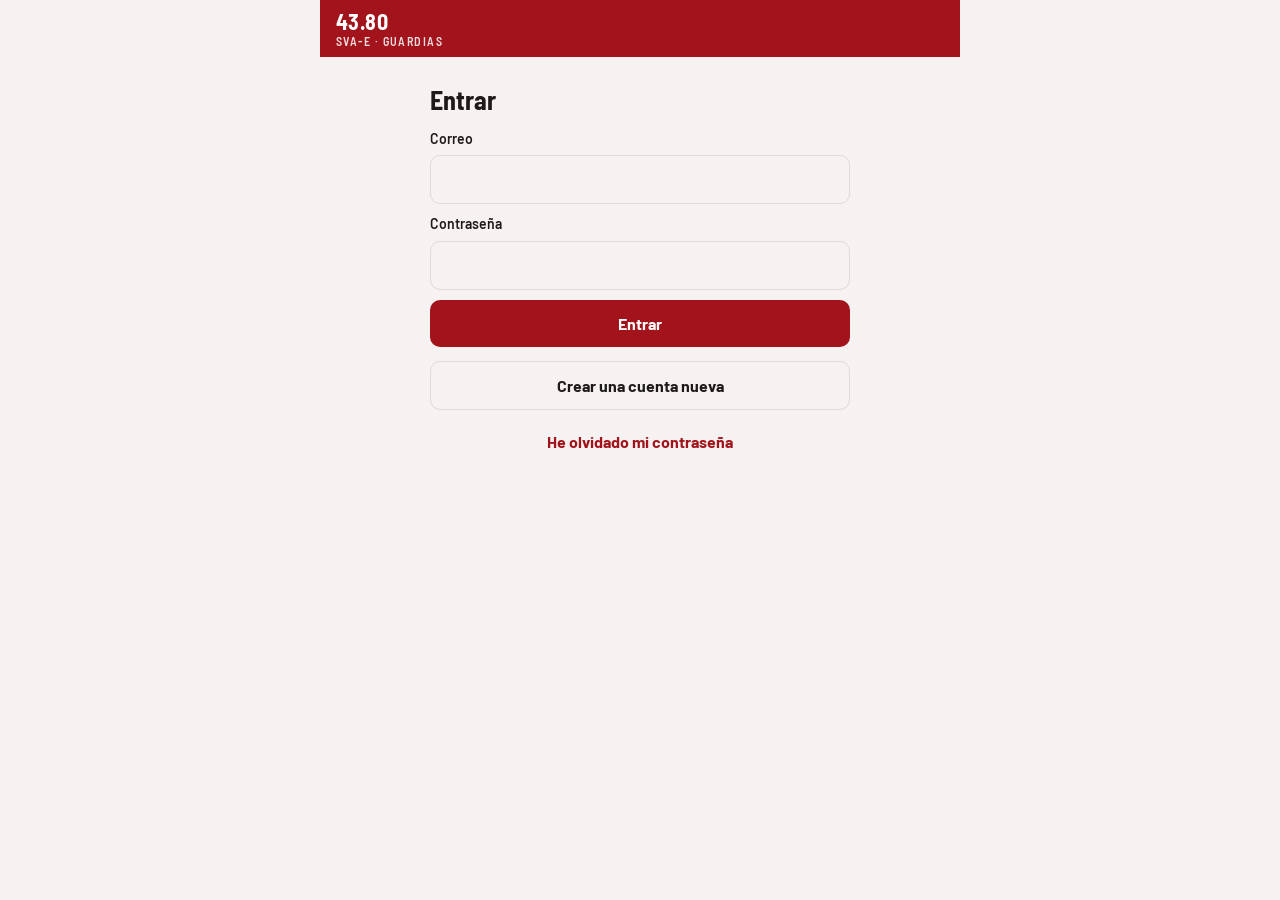
<file: index.html>
<!doctype html>
<html lang="es">
<head>
<meta charset="utf-8">
<meta name="viewport" content="width=device-width, initial-scale=1, viewport-fit=cover">
<title>43.80 SVA-E</title>
<meta name="claude:viewport-fit-sides" content="cover">
<meta name="theme-color" content="#a3131b">
<link rel="manifest" href="manifest.json">
<link rel="apple-touch-icon" href="icons/icon-180.png">
<meta name="apple-mobile-web-app-capable" content="yes">
<meta name="apple-mobile-web-app-title" content="43.80 SVA-E">
<link rel="preconnect" href="https://fonts.googleapis.com">
<link rel="preconnect" href="https://fonts.gstatic.com" crossorigin>
<link rel="stylesheet" href="https://fonts.googleapis.com/css2?family=Barlow:wght@400;500;600;700&family=Barlow+Semi+Condensed:wght@600;700&family=IBM+Plex+Mono:wght@500&display=swap">
<style>
/* Layout: una columna de móvil, cabecera fija arriba y navegación de pulgar abajo; hojas deslizantes para las acciones */
:root{
  --bg:#f5f2f1; --surface:#ffffff; --sunk:#ece7e6; --ink:#1e1a1a; --muted:#6c6261; --line:#e1d9d8;
  --accent:#a3131b; --accent-ink:#ffffff; --accent-soft:#f6dfe0;
  --c24:#2b2626; --c24-ink:#ffffff; --cD:#f3e2b8; --cD-ink:#5a4300; --cN:#d9def3; --cN-ink:#1f2b5c;
  --free:#1f6b52; --free-soft:#d8efe6; --warn:#8a5300; --warn-soft:#fbecd2; --err:#a3131b;
  --f-display:"Barlow Semi Condensed","Arial Narrow",Arial,sans-serif;
  --f-body:Barlow,"Segoe UI",Roboto,Arial,sans-serif;
  --f-mono:"IBM Plex Mono",ui-monospace,Menlo,Consolas,monospace;
  --r:12px;
}
@media (prefers-color-scheme: dark){:root:not([data-theme="light"]){
  --bg:#141111; --surface:#1e1a1a; --sunk:#272121; --ink:#f2eceb; --muted:#a89d9b; --line:#352e2d;
  --accent:#e2484f; --accent-ink:#ffffff; --accent-soft:#3a1c1e;
  --c24:#f2eceb; --c24-ink:#1e1a1a; --cD:#4a3c17; --cD-ink:#f6dd9c; --cN:#262d4d; --cN-ink:#c9d1f5;
  --free:#6fd1aa; --free-soft:#173329; --warn:#f0b45a; --warn-soft:#3a2a12; --err:#ff7b80; color-scheme:dark}}
:root[data-theme="dark"]{
  --bg:#141111; --surface:#1e1a1a; --sunk:#272121; --ink:#f2eceb; --muted:#a89d9b; --line:#352e2d;
  --accent:#e2484f; --accent-ink:#ffffff; --accent-soft:#3a1c1e;
  --c24:#f2eceb; --c24-ink:#1e1a1a; --cD:#4a3c17; --cD-ink:#f6dd9c; --cN:#262d4d; --cN-ink:#c9d1f5;
  --free:#6fd1aa; --free-soft:#173329; --warn:#f0b45a; --warn-soft:#3a2a12; --err:#ff7b80; color-scheme:dark}
*{box-sizing:border-box}
html,body{height:100%}
body{margin:0;background:var(--bg);color:var(--ink);font-family:var(--f-body);font-size:16px;line-height:1.45;-webkit-tap-highlight-color:transparent}
button,input,select,textarea{font:inherit;color:inherit}
button{cursor:pointer}
:focus-visible{outline:3px solid var(--accent);outline-offset:2px}
.app{max-width:640px;margin:0 auto;min-height:100%;display:flex;flex-direction:column}
#perfov{position:fixed;inset:0;z-index:300;background:var(--bg);display:flex;flex-direction:column}
#perfov .pbar{display:flex;align-items:center;gap:10px;background:var(--accent);color:var(--accent-ink);padding:calc(env(safe-area-inset-top,0px) + 8px) 12px 8px}
#perfov .pbar button{background:rgba(255,255,255,.18);color:inherit;border:0;border-radius:10px;padding:9px 12px;font-weight:700;font-size:15px}
#perfov .pbar .t{flex:1;min-width:0;line-height:1.2}#perfov .pbar .t b{display:block;font-size:15px}#perfov .pbar .t span{font-size:12px;opacity:.9}
#perfov iframe{flex:1;width:100%;border:0;background:#0a0d12}
header.top{position:sticky;top:env(safe-area-inset-top,0px);z-index:5;background:var(--accent);color:var(--accent-ink);
  padding-block:10px;padding-left:max(16px,env(safe-area-inset-left,0px));padding-right:max(16px,env(safe-area-inset-right,0px));
  display:flex;align-items:center;gap:12px}
.brand{font-family:var(--f-display);font-weight:700;font-size:22px;letter-spacing:.02em;line-height:1}
.brand small{display:block;font-size:12px;font-weight:600;letter-spacing:.12em;opacity:.85;margin-top:3px}
.top .spacer{flex:1}
.pill{font-size:12px;font-weight:600;letter-spacing:.06em;text-transform:uppercase;padding:4px 9px;border-radius:999px;background:rgba(255,255,255,.18);white-space:nowrap}
.pill.off{background:#fff;color:#a3131b}
main{flex:1;padding-block:16px 96px;padding-left:max(16px,env(safe-area-inset-left,0px));padding-right:max(16px,env(safe-area-inset-right,0px));display:flex;flex-direction:column;gap:18px}
h1,h2,h3{font-family:var(--f-display);font-weight:700;margin:0;text-wrap:balance;line-height:1.15}
h1{font-size:26px} h2{font-size:20px} h3{font-size:17px}
.eyebrow{font-size:12px;font-weight:600;letter-spacing:.1em;text-transform:uppercase;color:var(--muted)}
.cdot{width:10px;height:10px;border-radius:50%;background:var(--c);display:inline-block;flex:0 0 auto;vertical-align:middle}
.eyebrow .cdot{margin-right:7px;position:relative;top:-1px}
.menu button.mi.cat{box-shadow:inset 4px 0 0 var(--c);padding-left:14px}
.catchips{display:flex;gap:6px;overflow-x:auto;padding:2px 0 6px;scrollbar-width:none}
.catchips::-webkit-scrollbar{display:none}
.catchip{display:flex;align-items:center;gap:6px;white-space:nowrap;border:1px solid var(--line);background:var(--surface);color:var(--ink);border-radius:999px;padding:7px 11px;font-size:13px;font-weight:600}
.catchip.on{background:var(--ink);border-color:var(--ink);color:var(--bg)}
.catchip.on[style]{background:var(--c);border-color:var(--c);color:#fff}
.catchip.on .cdot{background:#fff}
.muted{color:var(--muted)}
.mono{font-family:var(--f-mono);font-variant-numeric:tabular-nums}
.stack{display:flex;flex-direction:column;gap:10px}
.row{display:flex;gap:10px;align-items:center;flex-wrap:wrap}
.card{background:var(--surface);border:1px solid var(--line);border-radius:var(--r);padding:14px 16px}
.hero{background:var(--surface);border-radius:var(--r);border:1px solid var(--line);overflow:hidden}
.hero .band{background:var(--c24);color:var(--c24-ink);padding:14px 16px}
.hero .band.D{background:var(--cD);color:var(--cD-ink)} .hero .band.N{background:var(--cN);color:var(--cN-ink)}
.hero .big{font-family:var(--f-display);font-size:30px;font-weight:700;line-height:1.05}
.hero .body{padding:12px 16px;display:flex;gap:16px;flex-wrap:wrap}
.stat{display:flex;flex-direction:column;flex:1 1 0;min-width:0}
.stat b{font-family:var(--f-display);font-size:24px;line-height:1}
.stat span{font-size:13px;color:var(--muted)}
.chip{display:inline-flex;align-items:center;gap:6px;border-radius:8px;padding:6px 10px;font-weight:600;font-size:14px;border:0;text-align:left;min-height:36px;line-height:1.2}
.chip .t{font-family:var(--f-mono);font-size:11px;opacity:.8;letter-spacing:0}
.c24{background:var(--c24);color:var(--c24-ink)} .cD{background:var(--cD);color:var(--cD-ink)} .cN{background:var(--cN);color:var(--cN-ink)}
.cfree{background:var(--free-soft);color:var(--free);border:1px dashed var(--free)}
.chip.mine{box-shadow:0 0 0 3px var(--accent)}
.chip .tag{font-size:10px;font-weight:700;letter-spacing:.08em;text-transform:uppercase;background:var(--accent);color:var(--accent-ink);border-radius:4px;padding:1px 5px}
.seg{display:flex;background:var(--sunk);border-radius:10px;padding:3px;gap:3px}
.seg button{flex:1;border:0;background:transparent;border-radius:8px;padding:8px 10px;font-weight:600;color:var(--muted)}
.seg button[aria-pressed="true"]{background:var(--surface);color:var(--ink);box-shadow:0 1px 2px rgba(0,0,0,.12)}
.monthbar{display:flex;align-items:center;gap:8px}
.monthbar h2{flex:1;text-align:center;text-transform:capitalize}
.iconbtn{width:44px;height:44px;border-radius:10px;border:1px solid var(--line);background:var(--surface);display:grid;place-items:center}
.days{background:var(--surface);border:1px solid var(--line);border-radius:var(--r);overflow:hidden}
.day{display:grid;grid-template-columns:58px 1fr;gap:10px;padding:8px 12px;border-top:1px solid var(--line);align-items:center}
.day:first-child{border-top:0}
.day.we .dnum{color:var(--accent)}
.day.today{background:var(--accent-soft)}
.dlabel{display:flex;flex-direction:column;line-height:1.1}
.dnum{font-family:var(--f-display);font-size:22px;font-weight:700}
.dname{font-size:12px;color:var(--muted);text-transform:uppercase;letter-spacing:.06em}
.slots{display:flex;flex-wrap:wrap;gap:6px;min-width:0}
.btn{border:0;border-radius:10px;padding:12px 16px;font-weight:700;min-height:46px;background:var(--sunk);color:var(--ink)}
.btn.primary{background:var(--accent);color:var(--accent-ink)}
.btn.ok{background:var(--free);color:var(--surface)}
.btn.ghost{background:transparent;border:1px solid var(--line)}
.btn.block{width:100%}
.btn:disabled{opacity:.45;cursor:not-allowed}
.offer{display:flex;flex-direction:column;gap:10px}
.offer .head{display:flex;gap:10px;align-items:flex-start;justify-content:space-between}
.badge{font-size:11px;font-weight:700;letter-spacing:.08em;text-transform:uppercase;padding:3px 7px;border-radius:6px;background:var(--sunk);color:var(--muted);white-space:nowrap}
.badge.ces{background:var(--warn-soft);color:var(--warn)} .badge.cam{background:var(--cN);color:var(--cN-ink)} .badge.me{background:var(--accent-soft);color:var(--accent)}
.note{background:var(--sunk);border-radius:8px;padding:8px 10px;font-size:15px}
.list{display:flex;flex-direction:column}
.list .it{padding:10px 0;border-top:1px solid var(--line);display:flex;gap:10px;align-items:flex-start}
.list .it:first-child{border-top:0}
.empty{text-align:center;color:var(--muted);padding:22px 12px;border:1px dashed var(--line);border-radius:var(--r)}
.banner{border-radius:10px;padding:10px 12px;font-size:14px;background:var(--warn-soft);color:var(--warn);font-weight:500}
.menu a,.menu button.mi{display:flex;align-items:center;gap:12px;padding:14px 4px;border-top:1px solid var(--line);color:var(--ink);text-decoration:none;background:none;border-left:0;border-right:0;border-bottom:0;width:100%;text-align:left}
.menu > :first-child{border-top:0}
.menu .sub{font-size:13px;color:var(--muted)}
.menu .arr{margin-left:auto;color:var(--muted)}
nav.tabs{position:fixed;left:0;right:0;bottom:0;z-index:6;background:var(--surface);border-top:1px solid var(--line);
  padding-bottom:env(safe-area-inset-bottom,0px);padding-left:env(safe-area-inset-left,0px);padding-right:env(safe-area-inset-right,0px)}
nav.tabs .in{max-width:640px;margin:0 auto;display:grid;grid-template-columns:repeat(5,1fr)}
nav.tabs button{border:0;background:none;padding:8px 4px 10px;display:flex;flex-direction:column;align-items:center;gap:3px;font-size:12px;font-weight:600;color:var(--muted);position:relative}
nav.tabs button[aria-current="page"]{color:var(--accent)}
nav.tabs svg{width:24px;height:24px}
.dot{position:absolute;top:5px;left:calc(50% + 8px);min-width:18px;height:18px;border-radius:9px;background:var(--accent);color:var(--accent-ink);font-size:11px;display:grid;place-items:center;padding:0 4px}
.scrim{position:fixed;inset:0;background:rgba(10,8,8,.45);z-index:20;display:flex;align-items:flex-end;justify-content:center}
.sheet{background:var(--surface);width:100%;max-width:640px;max-height:88%;overflow:auto;border-radius:18px 18px 0 0;
  padding-block:18px calc(18px + env(safe-area-inset-bottom,0px));padding-left:max(16px,env(safe-area-inset-left,0px));padding-right:max(16px,env(safe-area-inset-right,0px));
  display:flex;flex-direction:column;gap:14px}
.sheet .grab{width:40px;height:4px;border-radius:2px;background:var(--line);align-self:center}
label.f{display:flex;flex-direction:column;gap:6px;font-weight:600;font-size:14px}
input[type=text],input[type=email],input[type=password],select,textarea{width:100%;border:1px solid var(--line);background:var(--bg);border-radius:10px;padding:12px;font-size:16px}
textarea{min-height:90px;resize:vertical}
.opt{display:flex;gap:12px;align-items:flex-start;border:1px solid var(--line);border-radius:10px;padding:12px;cursor:pointer}
.opt input{margin-top:4px;accent-color:var(--accent);width:18px;height:18px}
.opt b{display:block}
.err{color:var(--err);font-weight:600;font-size:14px}
.toast{position:fixed;left:50%;transform:translateX(-50%);bottom:calc(84px + env(safe-area-inset-bottom,0px));z-index:30;background:var(--ink);color:var(--bg);padding:10px 16px;border-radius:10px;font-weight:600;max-width:calc(100% - 32px)}
.tablewrap{overflow-x:auto;border:1px solid var(--line);border-radius:10px}
table{border-collapse:collapse;width:100%;font-size:14px}
th,td{padding:6px 8px;border-top:1px solid var(--line);text-align:left;white-space:nowrap}
th{background:var(--sunk);font-size:12px;text-transform:uppercase;letter-spacing:.06em;border-top:0}
#visor th{text-transform:none;letter-spacing:0;font-size:13px}
.auth{max-width:420px;margin:0 auto;width:100%;display:flex;flex-direction:column;gap:14px;padding-top:12px}
.aviso{display:flex;flex-direction:column;gap:8px;border-left:5px solid var(--line)}
.aviso.urgente{border-left-color:var(--err)}
.aviso.resuelto{opacity:.75}
.badge.urg{background:var(--accent-soft);color:var(--err)} .badge.ok{background:var(--free-soft);color:var(--free)} .badge.pend{background:var(--warn-soft);color:var(--warn)}
.thumb{width:96px;height:96px;object-fit:cover;border-radius:8px;border:1px solid var(--line);background:var(--sunk);display:block}
.meta{font-size:13px;color:var(--muted)}
.back{display:inline-flex;align-items:center;gap:6px;border:0;background:none;color:var(--accent);font-weight:700;padding:6px 0;font-size:16px}
.overlay{position:fixed;inset:0;z-index:40;background:var(--bg);display:flex;flex-direction:column}
.overlay .bar{display:flex;align-items:center;gap:10px;background:var(--accent);color:var(--accent-ink);padding-top:calc(10px + env(safe-area-inset-top,0px));padding-bottom:10px;padding-left:max(16px,env(safe-area-inset-left,0px));padding-right:max(16px,env(safe-area-inset-right,0px))}
.overlay .bar b{flex:1;min-width:0;overflow:hidden;text-overflow:ellipsis;white-space:nowrap}
.overlay .bar a,.overlay .bar button{color:var(--accent-ink);background:rgba(255,255,255,.18);border:0;border-radius:8px;padding:8px 12px;font-weight:700;text-decoration:none;font-size:14px}
.overlay .body{flex:1;overflow:auto;padding:12px;display:flex;flex-direction:column;gap:10px;align-items:center;-webkit-overflow-scrolling:touch}
.overlay .body canvas{width:100%;max-width:900px;height:auto;background:#fff;box-shadow:0 1px 4px rgba(0,0,0,.2)}
.overlay .body img{max-width:100%;height:auto}
.search{width:100%;border:1px solid var(--line);background:var(--surface);border-radius:10px;padding:12px;font-size:16px}
.tel{display:flex;align-items:center;gap:12px;padding:12px 0;border-top:1px solid var(--line)}
.tel:first-child{border-top:0}
.tel .who{flex:1;min-width:0}
.tel a.call{background:var(--free);color:var(--surface);text-decoration:none;font-weight:700;border-radius:10px;padding:10px 14px;white-space:nowrap}
.check{display:flex;gap:8px;align-items:center;font-weight:600}
.check input{width:20px;height:20px;accent-color:var(--accent)}
.num{text-align:right;font-variant-numeric:tabular-nums}
.ficha{width:100%;max-width:760px;margin:0 auto;display:flex;flex-direction:column;gap:10px;line-height:1.5}
.ficha p{margin:0}
.ficha ul,.ficha ol{margin:0;padding-left:22px;display:flex;flex-direction:column;gap:4px}
.ficha h4{margin:6px 0 0;font-family:var(--f-display);font-size:16px}
.fborr{background:var(--warn-soft);color:var(--warn);font-weight:700;border-radius:10px;padding:10px 12px;font-size:14px}
.fsec{background:var(--surface);border:1px solid var(--line);border-radius:var(--r)}
.fsec summary{cursor:pointer;padding:14px 16px;font-family:var(--f-display);font-weight:700;font-size:18px;list-style:none;display:flex;justify-content:space-between;gap:10px}
.fsec summary::-webkit-details-marker{display:none}
.fsec summary::after{content:'+';color:var(--muted);font-weight:400}
.fsec[open] summary::after{content:'–'}
.fsec.clave{border:2px solid var(--accent)}
.fsec.clave summary{color:var(--accent)}
.fbody{padding:0 16px 16px;display:flex;flex-direction:column;gap:10px}
.falert{border-radius:10px;padding:10px 12px;font-size:15px}
.falert.peligro{background:var(--accent-soft);color:var(--err);border-left:4px solid var(--err)}
.falert.info{background:var(--cN);color:var(--cN-ink)}
.ftab td,.ftab th{white-space:normal;vertical-align:top}
.ftab td:first-child{font-weight:600}
@media (max-width:560px){
  .apilar{overflow:visible;border:0}
  .apilar table,.apilar tbody,.apilar tr,.apilar td{display:block;width:100%}
  .apilar thead{display:none}
  .apilar tr{border:1px solid var(--line);border-radius:10px;margin-bottom:8px;overflow:hidden;background:var(--surface)}
  .apilar td{border-top:1px solid var(--line);padding:8px 10px}
  .apilar td:first-child{border-top:0;background:var(--sunk);font-family:var(--f-display);font-size:16px}
  .apilar td:not(:first-child):not(:empty)::before{content:attr(data-l);display:block;font-size:12px;font-weight:700;letter-spacing:0;color:var(--muted);margin-bottom:2px}
  .apilar td:empty{display:none}
}
@media (prefers-reduced-motion:no-preference){.sheet{animation:up .18s ease-out}@keyframes up{from{transform:translateY(24px);opacity:.6}to{transform:none;opacity:1}}}
</style>
</head>
<body>
<div class="app">
  <header class="top">
    <div class="brand">43.80<small>SVA-E · GUARDIAS</small></div>
    <div class="spacer"></div>
    <span id="status"></span>
  </header>
  <main id="main"><p class="muted">Cargando…</p></main>
  <nav class="tabs" id="tabs" hidden><div class="in">
    <button data-tab="inicio"><svg viewBox="0 0 24 24" fill="none" stroke="currentColor" stroke-width="2" stroke-linecap="round" stroke-linejoin="round"><path d="M3 11l9-7 9 7v9a1 1 0 0 1-1 1h-5v-6H9v6H4a1 1 0 0 1-1-1z"/></svg>Inicio</button>
    <button data-tab="cuadrante"><svg viewBox="0 0 24 24" fill="none" stroke="currentColor" stroke-width="2" stroke-linecap="round" stroke-linejoin="round"><rect x="3" y="5" width="18" height="16" rx="2"/><path d="M3 10h18M8 3v4M16 3v4"/></svg>Cuadrante</button>
    <button data-tab="tablon"><svg viewBox="0 0 24 24" fill="none" stroke="currentColor" stroke-width="2" stroke-linecap="round" stroke-linejoin="round"><path d="M7 7h13l-3-3M17 17H4l3 3"/></svg>Tablón</button>
    <button data-tab="avisos"><svg viewBox="0 0 24 24" fill="none" stroke="currentColor" stroke-width="2" stroke-linecap="round" stroke-linejoin="round"><path d="M12 3l9.5 17h-19z"/><path d="M12 10v4M12 17.5v.5"/></svg>Avisos</button>
    <button data-tab="mas"><svg viewBox="0 0 24 24" fill="none" stroke="currentColor" stroke-width="2" stroke-linecap="round"><path d="M4 6h16M4 12h16M4 18h16"/></svg>Más</button>
  </div></nav>
</div>
<div id="sheet"></div>
<div id="toast"></div>

<script>
/* ================= CONFIGURACIÓN =================
   Deja SUPABASE_URL vacío para usar el MODO DEMO (datos guardados solo en este móvil).
   Cuando crees el proyecto en Supabase, pega aquí la URL y la clave "anon public". */
const CONFIG = {
  SUPABASE_URL: 'https://ainukwqjqgsrjfcqweqi.supabase.co',
  SUPABASE_ANON_KEY: 'sb_publishable_Tjj1j2pBRvK_lUKBYhnraA_PHKA6Tbm',
  MULTIEMERGENCIAS_URL: 'https://multiemergencias.ai.studio/',
  GRAFCAN_URL: 'https://visor.grafcan.es/',
  VERSION: '0.4.0'
};
</script>

<script>
/*CORE-START*/
const FR = {
  '24h': { label: '24 h', corto: '24 h', ini: 9, dur: 24, cls: 'c24', horario: '09–09' },
  'D':   { label: 'Diurno 12 h', corto: 'Diurno', ini: 9, dur: 12, cls: 'cD', horario: '09–21' },
  'N':   { label: 'Nocturno 12 h', corto: 'Nocturno', ini: 21, dur: 12, cls: 'cN', horario: '21–09' }
};
const ORDEN_FR = { '24h': 0, 'D': 1, 'N': 2 };
const DIAS = ['dom', 'lun', 'mar', 'mié', 'jue', 'vie', 'sáb'];
const MESES = ['enero','febrero','marzo','abril','mayo','junio','julio','agosto','septiembre','octubre','noviembre','diciembre'];

function dayNum(f) { const [y, m, d] = f.split('-').map(Number); return Date.UTC(y, m - 1, d) / 86400000; }
function fromDayNum(n) { const d = new Date(n * 86400000); return d.toISOString().slice(0, 10); }
function rango(g) { const s = dayNum(g.fecha) * 1440 + FR[g.franja].ini * 60; return [s, s + FR[g.franja].dur * 60]; }
function nowMin() { const d = new Date(); return Math.floor((d.getTime() - d.getTimezoneOffset() * 60000) / 60000); }
function solapan(a, b) { const x = rango(a), y = rango(b); return x[0] < y[1] && y[0] < x[1]; }
function ddmm(f) { return f.slice(8, 10) + '/' + f.slice(5, 7); }
function diaSem(f) { return DIAS[new Date(dayNum(f) * 86400000).getUTCDay()]; }
const NOMBRE_G = { '24h': 'guardia de 24 h', 'D': 'guardia diurna', 'N': 'guardia nocturna' };
function descG(g) { return NOMBRE_G[g.franja] + ' del ' + diaSem(g.fecha) + ' ' + ddmm(g.fecha); }
function haEmpezado(g, ahora) { return rango(g)[0] <= (ahora ?? nowMin()); }

function conflicto(D, nombre, g, excluir) {
  return D.guardias.find(o => o.titular === nombre && o.id !== g.id && !(excluir || []).includes(o.id) && solapan(o, g));
}
function hist(D, actor, texto) { D.historial.unshift({ id: ++D.seq, creado: new Date().toISOString(), actor, texto }); }
function err(m) { throw new Error(m); }
function ofertaAbiertaDe(D, gid) { return D.ofertas.find(o => o.guardia_id === gid && o.estado === 'abierta'); }
function descartarPropuestasCon(D, gids) {
  D.propuestas.forEach(p => { if (p.estado === 'pendiente' && gids.includes(p.guardia_id)) p.estado = 'descartada'; });
}
function cerrarOfertasDe(D, gids, estado) {
  D.ofertas.forEach(o => {
    if (o.estado === 'abierta' && gids.includes(o.guardia_id)) {
      o.estado = estado || 'cancelada'; o.resuelta = new Date().toISOString();
      D.propuestas.forEach(p => { if (p.oferta_id === o.id && p.estado === 'pendiente') p.estado = 'descartada'; });
    }
  });
}

const core = {
  publicar(D, me, gid, tipo, nota) {
    const g = D.guardias.find(x => x.id === gid) || err('La guardia no existe.');
    if (g.titular !== me.nombre) err('Esta guardia no es tuya.');
    if (haEmpezado(g)) err('La guardia ya ha empezado o ha pasado.');
    if (ofertaAbiertaDe(D, gid)) err('Ya está publicada en el tablón.');
    if (!['cesion', 'cambio'].includes(tipo)) err('Tipo de oferta no válido.');
    D.ofertas.push({ id: ++D.seq, guardia_id: gid, ofertante: me.nombre, tipo, nota: (nota || '').trim().slice(0, 300), estado: 'abierta', aceptante: null, creada: new Date().toISOString(), resuelta: null });
    hist(D, me.nombre, (tipo === 'cesion' ? 'Ofrece ceder su ' : 'Ofrece cambiar su ') + descG(g));
  },
  cancelar(D, me, oid) {
    const o = D.ofertas.find(x => x.id === oid) || err('La oferta no existe.');
    if (o.estado !== 'abierta') err('La oferta ya está cerrada.');
    if (o.ofertante !== me.nombre && me.rol !== 'admin') err('Solo quien la publicó puede retirarla.');
    const g = D.guardias.find(x => x.id === o.guardia_id);
    cerrarOfertasDe(D, [o.guardia_id], 'cancelada');
    hist(D, me.nombre, 'Retira del tablón la ' + descG(g));
  },
  dividir(D, me, gid) {
    const g = D.guardias.find(x => x.id === gid) || err('La guardia no existe.');
    if (g.franja !== '24h') err('Solo se pueden dividir las guardias de 24 h.');
    if (me.rol !== 'admin' && g.titular !== me.nombre) err('Esta guardia no es tuya.');
    if (haEmpezado(g)) err('La guardia ya ha empezado o ha pasado.');
    if (ofertaAbiertaDe(D, gid)) err('Está publicada en el tablón: retírala antes de dividirla.');
    descartarPropuestasCon(D, [gid]);
    const antes = descG(g);
    g.franja = 'D';
    D.guardias.push({ id: ++D.seq, fecha: g.fecha, franja: 'N', categoria: g.categoria, titular: g.titular });
    hist(D, me.nombre, 'Divide en diurno y nocturno la ' + antes);
  },
  unir(D, me, gid) {
    const g = D.guardias.find(x => x.id === gid) || err('La guardia no existe.');
    if (g.franja === '24h') err('Ya es una guardia de 24 h.');
    const d = D.guardias.find(x => x.fecha === g.fecha && x.categoria === g.categoria && x.franja === 'D');
    const n = D.guardias.find(x => x.fecha === g.fecha && x.categoria === g.categoria && x.franja === 'N');
    if (!d || !n) err('Falta el otro turno de 12 h de ese día.');
    if (d.titular !== n.titular) err('Los dos turnos tienen titulares distintos.');
    if (me.rol !== 'admin' && d.titular !== me.nombre) err('Estos turnos no son tuyos.');
    if (haEmpezado(d)) err('El turno ya ha empezado o ha pasado.');
    if (ofertaAbiertaDe(D, d.id) || ofertaAbiertaDe(D, n.id)) err('Algún turno está publicado en el tablón: retíralo antes.');
    descartarPropuestasCon(D, [d.id, n.id]);
    D.guardias = D.guardias.filter(x => x.id !== n.id);
    D.ofertas = D.ofertas.filter(o => o.guardia_id !== n.id);
    D.propuestas = D.propuestas.filter(p => p.guardia_id !== n.id);
    d.franja = '24h';
    hist(D, me.nombre, 'Une en una ' + descG(d));
  },
  aceptarCesion(D, me, oid) {
    const o = D.ofertas.find(x => x.id === oid) || err('La oferta no existe.');
    if (o.estado !== 'abierta') err('Otra persona se ha adelantado: la oferta ya está cerrada.');
    if (o.tipo !== 'cesion') err('Esta oferta es un cambio: tienes que proponer una guardia tuya.');
    const g = D.guardias.find(x => x.id === o.guardia_id);
    if (g.titular !== o.ofertante) err('La guardia ya no pertenece a quien la ofertó.');
    if (o.ofertante === me.nombre) err('No puedes aceptar tu propia oferta.');
    if (me.categoria !== g.categoria) err('Solo puede cubrirla alguien de la misma categoría.');
    if (haEmpezado(g)) err('La guardia ya ha empezado.');
    const c = conflicto(D, me.nombre, g);
    if (c) err('Se solapa con tu ' + descG(c) + '.');
    g.titular = me.nombre;
    o.estado = 'aceptada'; o.aceptante = me.nombre; o.resuelta = new Date().toISOString();
    descartarPropuestasCon(D, [g.id]);
    hist(D, me.nombre, 'Se queda la ' + descG(g) + ' de ' + o.ofertante);
  },
  proponer(D, me, oid, gid) {
    const o = D.ofertas.find(x => x.id === oid) || err('La oferta no existe.');
    if (o.estado !== 'abierta' || o.tipo !== 'cambio') err('La oferta ya no admite propuestas.');
    if (o.ofertante === me.nombre) err('No puedes proponerte un cambio a ti mismo.');
    const mia = D.guardias.find(x => x.id === gid) || err('La guardia no existe.');
    const suya = D.guardias.find(x => x.id === o.guardia_id);
    if (mia.titular !== me.nombre) err('Esa guardia no es tuya.');
    if (mia.categoria !== suya.categoria) err('El cambio tiene que ser entre la misma categoría.');
    if (haEmpezado(mia) || haEmpezado(suya)) err('Una de las guardias ya ha empezado.');
    if (D.propuestas.some(p => p.oferta_id === oid && p.guardia_id === gid && p.estado === 'pendiente')) err('Ya has propuesto esa guardia.');
    const c1 = conflicto(D, me.nombre, suya, [mia.id]); if (c1) err('Su guardia se solapa con tu ' + descG(c1) + '.');
    const c2 = conflicto(D, o.ofertante, mia, [suya.id]); if (c2) err('Tu guardia se solapa con otra de ' + o.ofertante + '.');
    D.propuestas.push({ id: ++D.seq, oferta_id: oid, proponente: me.nombre, guardia_id: gid, estado: 'pendiente', creada: new Date().toISOString() });
    hist(D, me.nombre, 'Propone a ' + o.ofertante + ' su ' + descG(mia) + ' por la ' + descG(suya));
  },
  retirar(D, me, pid) {
    const p = D.propuestas.find(x => x.id === pid) || err('La propuesta no existe.');
    if (p.proponente !== me.nombre) err('Solo puedes retirar tus propuestas.');
    if (p.estado !== 'pendiente') err('La propuesta ya no está pendiente.');
    p.estado = 'retirada';
  },
  aceptarPropuesta(D, me, pid) {
    const p = D.propuestas.find(x => x.id === pid) || err('La propuesta no existe.');
    if (p.estado !== 'pendiente') err('La propuesta ya no está pendiente.');
    const o = D.ofertas.find(x => x.id === p.oferta_id);
    if (o.ofertante !== me.nombre) err('Solo quien publicó la oferta puede aceptar propuestas.');
    if (o.estado !== 'abierta') err('La oferta ya está cerrada.');
    const g1 = D.guardias.find(x => x.id === o.guardia_id), g2 = D.guardias.find(x => x.id === p.guardia_id);
    if (g1.titular !== o.ofertante || g2.titular !== p.proponente) err('Alguna de las guardias ha cambiado de titular. Recarga.');
    if (haEmpezado(g1) || haEmpezado(g2)) err('Una de las guardias ya ha empezado.');
    if (conflicto(D, o.ofertante, g2, [g1.id])) err('Esa guardia se solapa con otra tuya.');
    if (conflicto(D, p.proponente, g1, [g2.id])) err('Tu guardia se solapa con otra de ' + p.proponente + '.');
    g1.titular = p.proponente; g2.titular = o.ofertante;
    o.estado = 'aceptada'; o.aceptante = p.proponente; o.resuelta = new Date().toISOString();
    p.estado = 'aceptada';
    D.propuestas.forEach(x => { if (x.oferta_id === o.id && x.estado === 'pendiente') x.estado = 'descartada'; });
    cerrarOfertasDe(D, [g2.id], 'cancelada');
    descartarPropuestasCon(D, [g1.id, g2.id]);
    hist(D, me.nombre, 'Cambio cerrado: ' + o.ofertante + ' hace la ' + descG(g2) + ' y ' + p.proponente + ' la ' + descG(g1));
  },
  importar(D, me, cat, desde, hasta, filas) {
    if (me.rol !== 'admin') err('Solo un administrador puede importar el cuadrante.');
    const fuera = D.guardias.filter(g => g.categoria === cat && g.fecha >= desde && g.fecha <= hasta).map(g => g.id);
    cerrarOfertasDe(D, fuera, 'cancelada');
    D.propuestas = D.propuestas.filter(p => !fuera.includes(p.guardia_id));
    D.guardias = D.guardias.filter(g => !fuera.includes(g.id));
    filas.forEach(f => D.guardias.push({ id: ++D.seq, fecha: f.fecha, franja: f.franja, categoria: cat, titular: f.titular || null }));
    hist(D, me.nombre, 'Importa el cuadrante ' + (cat === 'ENF' ? 'de enfermería' : 'de TES') + ' del ' + ddmm(desde) + ' al ' + ddmm(hasta));
  },
  asignar(D, me, gid, nombre) {
    if (me.rol !== 'admin') err('Solo un administrador puede asignar guardias.');
    const g = D.guardias.find(x => x.id === gid) || err('La guardia no existe.');
    const n = (nombre || '').trim() || null;
    if (n) { const c = conflicto(D, n, g); if (c) err(n + ' ya tiene la ' + descG(c) + ' en ese horario.'); }
    cerrarOfertasDe(D, [gid], 'cancelada');
    descartarPropuestasCon(D, [gid]);
    const antes = g.titular;
    g.titular = n;
    hist(D, me.nombre, (n ? 'Asigna la ' + descG(g) + ' a ' + n : 'Deja libre la ' + descG(g)) + (antes ? ' (antes: ' + antes + ')' : ''));
  }
};

/* Importador: filas de celdas (texto pegado desde Excel o leído del .xlsx).
   Regla del cuadrante: si hay nombre en 24 h, las de 12 h no aplican; si hay alguna de 12 h, la 24 h no aplica
   y la otra mitad queda libre; si no hay nadie, el día entero queda libre. */
function parseFecha(v) {
  if (v == null) return null;
  const s = String(v).trim();
  let m = s.match(/^(\d{1,2})[\/\-.](\d{1,2})[\/\-.](\d{2,4})$/);
  if (m) { let y = +m[3]; if (y < 100) y += 2000; return y + '-' + String(+m[2]).padStart(2, '0') + '-' + String(+m[1]).padStart(2, '0'); }
  m = s.match(/^(\d{4})-(\d{2})-(\d{2})/);
  if (m) return m[1] + '-' + m[2] + '-' + m[3];
  return null;
}
function parseCuadrante(rows) {
  const avisos = [];
  let c24 = 2, cD = 3, cN = 4;
  for (const r of rows) {
    const up = r.map(x => String(x || '').toUpperCase());
    const i24 = up.findIndex(x => x.includes('24')), iD = up.findIndex(x => x.includes('DIURN')), iN = up.findIndex(x => x.includes('NOCTUR'));
    if (iD >= 0 && iN >= 0) { if (i24 >= 0) c24 = i24; cD = iD; cN = iN; break; }
  }
  const filas = [];
  for (const r of rows) {
    const fi = r.findIndex(c => parseFecha(c));
    if (fi < 0 || fi > 1) continue;
    const fecha = parseFecha(r[fi]);
    const n = i => String(r[i] ?? '').trim().replace(/\s+/g, ' ');
    const a = n(c24), d = n(cD), no = n(cN);
    if (a) {
      filas.push({ fecha, franja: '24h', titular: a });
      if (d || no) avisos.push(ddmm(fecha) + ': hay nombre en 24 h y también en 12 h; se usa el de 24 h.');
    } else if (d || no) {
      // Un guion (-) en una celda de 12 h significa «no hay turno», no «libre para externos»
      if (d !== '-') filas.push({ fecha, franja: 'D', titular: d || null });
      if (no !== '-') filas.push({ fecha, franja: 'N', titular: no || null });
    } else {
      filas.push({ fecha, franja: '24h', titular: null });
    }
  }
  const fechas = [...new Set(filas.map(f => f.fecha))].sort();
  return { filas, avisos, desde: fechas[0], hasta: fechas[fechas.length - 1], dias: fechas.length };
}
function rowsFromText(txt) {
  return txt.replace(/\r/g, '').split('\n').filter(l => l.trim()).map(l => l.includes('\t') ? l.split('\t') : l.split(/;|,(?=\S)/));
}

function seedDemo() {
  const D = { seq: 0, guardias: [], ofertas: [], propuestas: [], historial: [], usuarios: [] };
  const nov = [
    ['01'], ['02', null, 'Ana López', null], ['03', 'Bruno Díaz'], ['04', 'Carla Ruiz'], ['05', 'David Gil'],
    ['06', 'Elena Mora'], ['07', null, null, 'Ana López'], ['08'], ['09'], ['10', null, null, 'Fran Soto'],
    ['11', 'Gema Vidal'], ['12', 'Fran Soto'], ['13'], ['14', 'Bruno Díaz'], ['15'], ['16', 'Elena Mora'],
    ['17', null, 'Ana López', null], ['18', 'Hugo Rey'], ['19', null, null, 'Ana López'], ['20'],
    ['21', 'Hugo Rey'], ['22'], ['23', 'Irene Paz'], ['24', 'Bruno Díaz'], ['25', 'Ana López'],
    ['26', 'Fran Soto'], ['27', 'Javier Luna'], ['28'], ['29', null, 'Ana López', null], ['30']
  ];
  const rows = nov.map(([d, a, di, no]) => [d + '/11/2026', '', a || '', di || '', no || '']);
  const p = parseCuadrante(rows);
  p.filas.forEach(f => D.guardias.push({ id: ++D.seq, fecha: f.fecha, franja: f.franja, categoria: 'ENF', titular: f.titular }));
  ['Ana López', 'Bruno Díaz', 'Carla Ruiz', 'David Gil', 'Elena Mora', 'Fran Soto', 'Gema Vidal', 'Hugo Rey', 'Irene Paz', 'Javier Luna']
    .forEach((n, i) => D.usuarios.push({ nombre: n, categoria: 'ENF', externo: false, rol: i === 0 ? 'admin' : 'usuario', aprobado: true }));
  hist(D, 'Ana López', 'Importa el cuadrante de enfermería del 01/11 al 30/11');
  // Ejemplos para que el tablón no aparezca vacío en la demo
  const g = (f, fr) => D.guardias.find(x => x.fecha === f && x.franja === fr).id;
  core.publicar(D, D.usuarios[1], g('2026-11-14', '24h'), 'cesion', 'Tengo un compromiso familiar ese sábado.');
  core.publicar(D, D.usuarios[5], g('2026-11-26', '24h'), 'cambio', 'Prefiero un día de la semana del 16 al 20.');
  asegurar(D);
  core.crearAviso(D, D.usuarios[2], { client_id: 'demo-1', tipo: 'averia', prioridad: 'urgente', texto: 'El aspirador de secreciones no carga la batería. Usar el portátil de reserva del armario 2.' });
  core.crearAviso(D, D.usuarios[4], { client_id: 'demo-2', tipo: 'material', prioridad: 'normal', texto: 'Quedan 2 mascarillas laríngeas del n.º 4. Pedir reposición.' });
  core.crearIncidencia(D, D.usuarios[1], { client_id: 'demo-3', fecha: '2026-11-03', franja: '24h', texto: 'Relevo a las 9:20 por retraso del traslado anterior. Vehículo repostado.' });
  D.contactos.push({ id: ++D.seq, nombre: 'Emergencias', telefono: '112', nota: 'Centro coordinador 1-1-2 Canarias', orden: 1 }, { id: ++D.seq, nombre: 'Información toxicológica', telefono: '91 562 04 20', nota: 'Servicio de Información Toxicológica (24 h)', orden: 2 });
  D.procedimientos.push({ id: ++D.seq, titulo: 'Ejemplo de procedimiento', categoria: 'General', archivo: 'demo', bytes: 0, creado: new Date().toISOString(), autor: 'Ana López' });
  return D;
}

/* ---------- Fase 2 (modo demo; en el servidor lo hacen las funciones SQL equivalentes) ---------- */
function asegurar(D) { ['avisos', 'incidencias', 'procedimientos', 'contactos'].forEach(k => { if (!Array.isArray(D[k])) D[k] = []; }); return D; }
Object.assign(core, {
  crearAviso(D, me, d) {
    asegurar(D);
    if (!(d.texto || '').trim()) err('Describe el aviso.');
    if (D.avisos.some(a => a.client_id === d.client_id)) return;
    D.avisos.unshift({ id: ++D.seq, client_id: d.client_id, creado: new Date().toISOString(), autor: me.nombre, tipo: d.tipo, prioridad: d.prioridad, texto: d.texto.trim().slice(0, 1000), foto: d.foto || null, estado: 'abierto', resuelto_por: null, resuelto_en: null, resolucion: null });
  },
  resolverAviso(D, me, id, nota) {
    asegurar(D);
    const a = D.avisos.find(x => x.id === id) || err('El aviso no existe.');
    if (a.estado === 'resuelto') err('Ya lo marcó como resuelto ' + a.resuelto_por + '.');
    Object.assign(a, { estado: 'resuelto', resuelto_por: me.nombre, resuelto_en: new Date().toISOString(), resolucion: (nota || '').trim().slice(0, 500) || null });
  },
  reabrirAviso(D, me, id) {
    asegurar(D);
    const a = D.avisos.find(x => x.id === id && x.estado === 'resuelto') || err('El aviso no existe o ya está abierto.');
    Object.assign(a, { estado: 'abierto', resuelto_por: null, resuelto_en: null, resolucion: 'Reabierto por ' + me.nombre });
  },
  borrarAviso(D, me, id) { asegurar(D); if (me.rol !== 'admin') err('Solo un administrador puede borrar avisos.'); D.avisos = D.avisos.filter(x => x.id !== id); },
  crearIncidencia(D, me, d) {
    asegurar(D);
    if (!(d.texto || '').trim()) err('Describe la incidencia.');
    if (D.incidencias.some(a => a.client_id === d.client_id)) return;
    D.incidencias.unshift({ id: ++D.seq, client_id: d.client_id, creado: new Date().toISOString(), autor: me.nombre, fecha: d.fecha, franja: d.franja || null, texto: d.texto.trim().slice(0, 2000), foto: d.foto || null });
  },
  borrarIncidencia(D, me, id) {
    asegurar(D);
    const i = D.incidencias.find(x => x.id === id) || err('La incidencia no existe.');
    if (me.rol !== 'admin' && (i.autor !== me.nombre || Date.now() - new Date(i.creado).getTime() > 86400000)) err('Solo puedes borrar tus incidencias durante las primeras 24 horas.');
    D.incidencias = D.incidencias.filter(x => x.id !== id);
  },
  guardarProc(D, me, p) {
    asegurar(D);
    if (me.rol !== 'admin') err('Solo un administrador puede añadir procedimientos.');
    D.procedimientos.push({ id: ++D.seq, titulo: p.titulo.trim(), categoria: (p.categoria || '').trim() || 'General', archivo: p.archivo, bytes: p.bytes || 0, creado: new Date().toISOString(), autor: me.nombre });
  },
  borrarProc(D, me, id) { asegurar(D); if (me.rol !== 'admin') err('Solo un administrador puede borrar procedimientos.'); D.procedimientos = D.procedimientos.filter(x => x.id !== id); },
  guardarContacto(D, me, c) {
    asegurar(D);
    if (me.rol !== 'admin') err('Solo un administrador puede editar los teléfonos.');
    if (!(c.nombre || '').trim() || !(c.telefono || '').trim()) err('Faltan el nombre o el teléfono.');
    const v = { nombre: c.nombre.trim(), telefono: c.telefono.trim(), nota: (c.nota || '').trim(), orden: +c.orden || 0 };
    if (c.id) Object.assign(D.contactos.find(x => x.id === c.id) || err('El teléfono no existe.'), v);
    else D.contactos.push({ id: ++D.seq, ...v });
  },
  borrarContacto(D, me, id) { asegurar(D); if (me.rol !== 'admin') err('Solo un administrador puede editar los teléfonos.'); D.contactos = D.contactos.filter(x => x.id !== id); }
});

/* Resumen de horas de un mes: por persona y categoría */
function resumenHoras(D, mes) {
  const filas = {}, libres = { guardias: 0, horas: 0 };
  D.guardias.filter(g => g.fecha.startsWith(mes)).forEach(g => {
    const h = FR[g.franja].dur;
    if (!g.titular) { libres.guardias++; libres.horas += h; return; }
    const k = g.categoria + '|' + g.titular;
    const f = filas[k] = filas[k] || { nombre: g.titular, categoria: g.categoria, g24: 0, g12: 0, horas: 0 };
    if (g.franja === '24h') f.g24++; else f.g12++;
    f.horas += h;
  });
  return { filas: Object.values(filas).sort((a, b) => a.categoria.localeCompare(b.categoria) || b.horas - a.horas || a.nombre.localeCompare(b.nombre)), libres };
}

/* Calendario (.ics) con las guardias de una persona */
function icsGuardias(gs, nombre) {
  const p2 = n => String(n).padStart(2, '0');
  const loc = (f, h) => { const d = new Date((dayNum(f) * 1440 + h * 60) * 60000); return d.getUTCFullYear() + p2(d.getUTCMonth() + 1) + p2(d.getUTCDate()) + 'T' + p2(d.getUTCHours()) + '0000'; };
  const stamp = new Date().toISOString().replace(/[-:]/g, '').slice(0, 15) + 'Z';
  const L = ['BEGIN:VCALENDAR', 'VERSION:2.0', 'PRODID:-//43.80 SVA-E//Guardias//ES', 'CALSCALE:GREGORIAN', 'METHOD:PUBLISH', 'X-WR-CALNAME:Guardias 43.80 SVA-E',
    'BEGIN:VTIMEZONE', 'TZID:Atlantic/Canary',
    'BEGIN:STANDARD', 'DTSTART:19701025T020000', 'RRULE:FREQ=YEARLY;BYMONTH=10;BYDAY=-1SU', 'TZOFFSETFROM:+0100', 'TZOFFSETTO:+0000', 'TZNAME:WET', 'END:STANDARD',
    'BEGIN:DAYLIGHT', 'DTSTART:19700329T010000', 'RRULE:FREQ=YEARLY;BYMONTH=3;BYDAY=-1SU', 'TZOFFSETFROM:+0000', 'TZOFFSETTO:+0100', 'TZNAME:WEST', 'END:DAYLIGHT',
    'END:VTIMEZONE'];
  gs.forEach(g => {
    const fr = FR[g.franja];
    L.push('BEGIN:VEVENT', 'UID:sva4380-' + g.categoria + '-' + g.fecha + '-' + g.franja + '@guardias4380.github.io', 'DTSTAMP:' + stamp,
      'DTSTART;TZID=Atlantic/Canary:' + loc(g.fecha, fr.ini), 'DTEND;TZID=Atlantic/Canary:' + loc(g.fecha, fr.ini + fr.dur),
      'SUMMARY:Guardia 43.80 · ' + fr.label, 'DESCRIPTION:' + nombre + ' · ' + fr.label + ' (' + fr.horario + ')', 'END:VEVENT');
  });
  L.push('END:VCALENDAR');
  return L.join('\r\n') + '\r\n';
}
/*CORE-END*/
</script>

<script>
/* ================= DATOS: modo demo o Supabase ================= */
const DEMO = !CONFIG.SUPABASE_URL;
const LS = {
  get(k) { try { return JSON.parse(localStorage.getItem(k)); } catch (e) { return null; } },
  set(k, v) { try { localStorage.setItem(k, JSON.stringify(v)); } catch (e) {} },
  del(k) { try { localStorage.removeItem(k); } catch (e) {} }
};
const clone = o => JSON.parse(JSON.stringify(o));
const uuid = () => (crypto.randomUUID ? crypto.randomUUID() : 'xxxxxxxx-xxxx-4xxx-yxxx-xxxxxxxxxxxx'.replace(/[xy]/g, c => { const r = Math.random() * 16 | 0; return (c === 'x' ? r : (r & 3 | 8)).toString(16); }));
const esRed = e => (typeof navigator !== 'undefined' && navigator.onLine === false) || /failed to fetch|networkerror|load failed|network|fetch/i.test(String(e && (e.message || e)));
function cargarScript(src) {
  return new Promise((res, rej) => { const s = document.createElement('script'); s.src = src; s.onload = res; s.onerror = () => rej(new Error('No se pudo cargar ' + src + '. Necesitas conexión la primera vez.')); document.head.appendChild(s); });
}
const blobADataURL = b => new Promise(r => { const f = new FileReader(); f.onload = () => r(f.result); f.readAsDataURL(b); });

const DemoStore = {
  key: 'sva4380-demo-v2',
  async init() { this.D = asegurar(LS.get(this.key) || seedDemo()); this.save(); },
  save() { LS.set(this.key, this.D); },
  async load() { return clone(this.D); },
  me() { const n = LS.get('sva4380-demo-user') || 'Ana López'; return this.D.usuarios.find(u => u.nombre === n) || this.D.usuarios[0]; },
  async run(fn, ...a) { const copy = clone(this.D); const r = core[fn](copy, this.me(), ...a); this.D = copy; this.save(); return r; },
  reset() { LS.del(this.key); this.D = seedDemo(); this.save(); },
  async subirFoto(id, blob) { return await blobADataURL(blob); },
  async fotoUrls(paths) { const m = {}; paths.forEach(p => m[p] = p); return m; },
  async subirPdf() { return 'demo'; },
  async bajarPdf() { throw new Error('En la demo no hay archivos reales.'); },
  async cambiarPass() {},
  async tempPass() { return 'SVA-DEMO-1234'; }
};

const SupaStore = {
  async init() {
    if (!window.supabase) await cargarScript('vendor/supabase.js');
    this.sb = window.supabase.createClient(CONFIG.SUPABASE_URL, CONFIG.SUPABASE_ANON_KEY, { auth: { persistSession: true, autoRefreshToken: true, detectSessionInUrl: true } });
    this.sb.auth.onAuthStateChange((ev, session) => {
      if (session) this.session = session;
      if (ev === 'PASSWORD_RECOVERY') { S.authMode = 'nueva'; $('#tabs').hidden = true; S.sheet = null; renderSheet(); $('#main').innerHTML = vAuth(); }
    });
    const { data } = await this.sb.auth.getSession();
    this.session = data.session;
    this.perfil = LS.get('sva4380-perfil');
  },
  async load() {
    const sb = this.sb;
    const { data: p, error: pe } = await sb.from('perfiles').select('*').eq('id', this.session.user.id).maybeSingle();
    if (pe) throw pe;
    this.perfil = p; LS.set('sva4380-perfil', p);
    if (!p || !p.aprobado) return null;
    const hoy = Math.floor(nowMin() / 1440);
    const desde = fromDayNum(hoy - 400);
    const hace30 = new Date(Date.now() - 30 * 86400000).toISOString();
    const r = await Promise.all([
      sb.from('guardias').select('*').gte('fecha', desde).order('fecha'),
      sb.from('ofertas').select('*').or('estado.eq.abierta,resuelta.gte.' + hace30),
      sb.from('propuestas').select('*').gte('creada', new Date(Date.now() - 90 * 86400000).toISOString()),
      sb.from('historial').select('*').order('creado', { ascending: false }).limit(80),
      p.rol === 'admin' ? sb.from('perfiles').select('*').order('nombre') : Promise.resolve({ data: [p] }),
      sb.from('avisos').select('*').or('estado.eq.abierto,resuelto_en.gte.' + hace30).order('creado', { ascending: false }),
      sb.from('incidencias').select('*').gte('fecha', fromDayNum(hoy - 60)).order('fecha', { ascending: false }).order('creado', { ascending: false }),
      sb.from('procedimientos').select('*').order('categoria').order('titulo'),
      sb.from('contactos').select('*').order('orden').order('nombre')
    ]);
    // Si aún no se ha ejecutado fase2.sql, las tablas nuevas no existen: la app sigue funcionando sin ellas
    const fase2 = r.slice(5).every(x => !x.error);
    for (const x of r.slice(0, 5)) if (x.error) throw x.error;
    const D = { guardias: r[0].data, ofertas: r[1].data, propuestas: r[2].data, historial: r[3].data, usuarios: r[4].data,
      avisos: fase2 ? r[5].data : [], incidencias: fase2 ? r[6].data : [], procedimientos: fase2 ? r[7].data : [], contactos: fase2 ? r[8].data : [], fase2 };
    LS.set('sva4380-cache', { D, at: new Date().toISOString() });
    return D;
  },
  me() { return this.perfil; },
  async rpc(name, args) {
    const { data, error } = await this.sb.rpc(name, args);
    if (error) throw new Error(/could not find the function|PGRST202/i.test(error.message + ' ' + (error.code || '')) ? 'Esta opción necesita actualizar la base de datos. Avisa al administrador.' : error.message);
    return data;
  },
  async run(fn, ...a) {
    const m = {
      publicar: () => this.rpc('publicar_oferta', { p_guardia: a[0], p_tipo: a[1], p_nota: a[2] || '' }),
      cancelar: () => this.rpc('cancelar_oferta', { p_oferta: a[0] }),
      aceptarCesion: () => this.rpc('aceptar_cesion', { p_oferta: a[0] }),
      proponer: () => this.rpc('proponer_cambio', { p_oferta: a[0], p_guardia: a[1] }),
      retirar: () => this.rpc('retirar_propuesta', { p_propuesta: a[0] }),
      aceptarPropuesta: () => this.rpc('aceptar_propuesta', { p_propuesta: a[0] }),
      importar: () => this.rpc('importar_cuadrante', { p_categoria: a[0], p_desde: a[1], p_hasta: a[2], p_filas: a[3] }),
      asignar: () => this.rpc('asignar_guardia', { p_guardia: a[0], p_nombre: a[1] || null }),
      dividir: () => this.rpc('dividir_guardia', { p_guardia: a[0] }),
      unir: () => this.rpc('unir_guardia', { p_guardia: a[0] }),
      aprobar: () => this.rpc('gestionar_usuario', a[0]),
      crearAviso: () => this.rpc('crear_aviso', { p_client: a[0].client_id, p_tipo: a[0].tipo, p_prioridad: a[0].prioridad, p_texto: a[0].texto, p_foto: a[0].foto || null }),
      resolverAviso: () => this.rpc('resolver_aviso', { p_id: a[0], p_nota: a[1] || '' }),
      reabrirAviso: () => this.rpc('reabrir_aviso', { p_id: a[0] }),
      borrarAviso: async () => { const f = await this.rpc('borrar_aviso', { p_id: a[0] }); if (f) await this.sb.storage.from('fotos').remove([f]); },
      crearIncidencia: () => this.rpc('crear_incidencia', { p_client: a[0].client_id, p_fecha: a[0].fecha, p_franja: a[0].franja || '', p_texto: a[0].texto, p_foto: a[0].foto || null }),
      borrarIncidencia: () => this.rpc('borrar_incidencia', { p_id: a[0] }),
      guardarProc: () => this.rpc('guardar_procedimiento', { p_titulo: a[0].titulo, p_categoria: a[0].categoria, p_archivo: a[0].archivo, p_bytes: a[0].bytes }),
      borrarProc: async () => { const f = await this.rpc('borrar_procedimiento', { p_id: a[0] }); if (f) await this.sb.storage.from('procedimientos').remove([f]); },
      guardarContacto: () => this.rpc('guardar_contacto', { p_id: a[0].id || null, p_nombre: a[0].nombre, p_telefono: a[0].telefono, p_nota: a[0].nota || '', p_orden: +a[0].orden || 0 }),
      borrarContacto: () => this.rpc('borrar_contacto', { p_id: a[0] })
    };
    if (!m[fn]) throw new Error('Acción desconocida: ' + fn);
    return await m[fn]();
  },
  async subirFoto(id, blob) {
    const path = id + '.jpg';
    const { error } = await this.sb.storage.from('fotos').upload(path, blob, { contentType: 'image/jpeg', upsert: true });
    if (error) throw new Error(error.message);
    return path;
  },
  async fotoUrls(paths) {
    const m = {}; if (!paths.length) return m;
    const { data, error } = await this.sb.storage.from('fotos').createSignedUrls(paths, 3600);
    if (!error) (data || []).forEach(x => { if (x.signedUrl) m[x.path] = x.signedUrl; });
    return m;
  },
  async subirPdf(file) {
    const path = uuid() + '.pdf';
    const { error } = await this.sb.storage.from('procedimientos').upload(path, file, { contentType: 'application/pdf' });
    if (error) throw new Error(error.message);
    return path;
  },
  async bajarPdf(path) {
    const { data, error } = await this.sb.storage.from('procedimientos').download(path);
    if (error) throw new Error(error.message || 'No se pudo descargar el documento.');
    return data;
  },
  async cambiarPass(pw) { const { error } = await this.sb.auth.updateUser({ password: pw }); if (error) throw new Error(error.message); },
  async tempPass(uid) { return await this.rpc('contrasena_temporal', { p_id: uid }); }
};
const Store = DEMO ? DemoStore : SupaStore;

/* ================= COLA SIN CONEXIÓN (avisos e incidencias) ================= */
const Cola = {
  db: null,
  async abrir() {
    if (this.db) return this.db;
    this.db = await new Promise((res, rej) => {
      const r = indexedDB.open('sva4380', 1);
      r.onupgradeneeded = () => r.result.createObjectStore('cola', { keyPath: 'client_id' });
      r.onsuccess = () => res(r.result); r.onerror = () => rej(r.error);
    });
    return this.db;
  },
  async tx(modo, fn) { const db = await this.abrir(); return new Promise((res, rej) => { const t = db.transaction('cola', modo); const st = t.objectStore('cola'); const out = fn(st); t.oncomplete = () => res(out && out.result); t.onerror = () => rej(t.error); }); },
  async todos() { try { return await this.tx('readonly', st => st.getAll()) || []; } catch (e) { return []; } },
  async poner(x) { return this.tx('readwrite', st => st.put(x)); },
  async quitar(id) { return this.tx('readwrite', st => st.delete(id)); },
  enviando: false,
  async enviar() {
    if (DEMO || this.enviando || !Store.session) return;
    this.enviando = true;
    let enviados = 0;
    try {
      for (const x of await this.todos()) {
        try {
          const d = { ...x.datos };
          if (x.foto) d.foto = await Store.subirFoto(x.client_id, x.foto);
          await Store.run(x.kind === 'aviso' ? 'crearAviso' : 'crearIncidencia', d);
          await this.quitar(x.client_id); enviados++;
        } catch (e) {
          if (esRed(e)) break;
          await this.quitar(x.client_id);
          toast('No se pudo enviar un registro pendiente: ' + e.message);
        }
      }
    } finally { this.enviando = false; }
    if (enviados) { toast(enviados === 1 ? 'Enviado 1 registro pendiente' : 'Enviados ' + enviados + ' registros pendientes'); await refrescar().catch(() => {}); render(); }
  }
};

/* ================= FOTOS Y PDF ================= */
async function comprimirFoto(file) {
  const url = URL.createObjectURL(file);
  try {
    const img = await new Promise((res, rej) => { const i = new Image(); i.onload = () => res(i); i.onerror = () => rej(new Error('No se pudo leer la foto.')); i.src = url; });
    const max = 1600, k = Math.min(1, max / Math.max(img.naturalWidth, img.naturalHeight));
    const c = document.createElement('canvas'); c.width = Math.round(img.naturalWidth * k); c.height = Math.round(img.naturalHeight * k);
    c.getContext('2d').drawImage(img, 0, 0, c.width, c.height);
    return await new Promise(res => c.toBlob(b => res(b), 'image/jpeg', 0.75));
  } finally { URL.revokeObjectURL(url); }
}
const PdfCache = {
  nombre: 'sva4380-pdf',
  key: id => new Request('pdf-cache/' + id),
  async get(id) { try { const c = await caches.open(this.nombre); const r = await c.match(this.key(id)); return r ? await r.blob() : null; } catch (e) { return null; } },
  async put(id, blob) { try { const c = await caches.open(this.nombre); await c.put(this.key(id), new Response(blob, { headers: { 'Content-Type': 'application/pdf' } })); } catch (e) {} },
  async ids() { try { const c = await caches.open(this.nombre); return (await c.keys()).map(r => r.url.split('pdf-cache/')[1]); } catch (e) { return []; } },
  async del(id) { try { const c = await caches.open(this.nombre); await c.delete(this.key(id)); } catch (e) {} }
};
async function obtenerPdf(p) {
  let b = await PdfCache.get(p.id);
  if (b) return b;
  b = await Store.bajarPdf(p.archivo);
  await PdfCache.put(p.id, b);
  S.pdfOffline.add(String(p.id));
  return b;
}

/* ================= ESTADO Y UTILIDADES DE INTERFAZ ================= */
const S = { D: null, tab: 'inicio', sub: null, mes: null, cat: 'ENF', soloMias: false, offline: false, cacheAt: null, sheet: null, authMode: 'login',
  avisosSeg: 'avisos', verResueltos: false, fotoUrl: {}, cola: [], pdfOffline: new Set(), procFiltro: '', procCat: '', procGestion: false, horasMes: null };
const $ = s => document.querySelector(s);
const esc = s => String(s ?? '').replace(/[&<>"']/g, c => ({ '&': '&amp;', '<': '&lt;', '>': '&gt;', '"': '&quot;', "'": '&#39;' }[c]));
const me = () => Store.me();
function toast(t) { const el = $('#toast'); el.innerHTML = '<div class="toast" role="status">' + esc(t) + '</div>'; clearTimeout(toast.t); toast.t = setTimeout(() => el.innerHTML = '', 3600); }
function hace(iso) {
  const m = Math.round((Date.now() - new Date(iso).getTime()) / 60000);
  if (m < 1) return 'ahora'; if (m < 60) return 'hace ' + m + ' min';
  const h = Math.round(m / 60); if (h < 24) return 'hace ' + h + ' h';
  return 'hace ' + Math.round(h / 24) + ' d';
}
function fechaHora(iso) { return new Date(iso).toLocaleString('es-ES', { day: '2-digit', month: '2-digit', hour: '2-digit', minute: '2-digit' }); }
function fechaLarga(f) { const d = new Date(dayNum(f) * 86400000); return DIAS[d.getUTCDay()] + ' ' + d.getUTCDate() + ' ' + MESES[d.getUTCMonth()].slice(0, 3); }
function sortG(a, b) { return a.fecha < b.fecha ? -1 : a.fecha > b.fecha ? 1 : ORDEN_FR[a.franja] - ORDEN_FR[b.franja]; }
const G = id => S.D.guardias.find(g => g.id === id);
const hoyStr = () => fromDayNum(Math.floor(nowMin() / 1440));
const kb = n => n > 1048576 ? (n / 1048576).toFixed(1) + ' MB' : Math.max(1, Math.round(n / 1024)) + ' KB';
const fase2 = () => DEMO || S.D.fase2 !== false;
function descargar(nombre, contenido, tipo) {
  const url = URL.createObjectURL(contenido instanceof Blob ? contenido : new Blob([contenido], { type: tipo }));
  const a = document.createElement('a'); a.href = url; a.download = nombre; document.body.appendChild(a); a.click(); a.remove();
  setTimeout(() => URL.revokeObjectURL(url), 60000);
}

function chip(g, opts = {}) {
  const fr = FR[g.franja];
  const mine = me() && g.titular === me().nombre;
  const of = ofertaAbiertaDe(S.D, g.id);
  if (!g.titular) {
    const lbl = g.franja === '24h' ? 'Día libre · externos' : fr.corto + ' libre · externos';
    return '<button class="chip cfree" data-act="guardia" data-id="' + g.id + '">' + esc(lbl) + '</button>';
  }
  return '<button class="chip ' + fr.cls + (mine ? ' mine' : '') + '" data-act="guardia" data-id="' + g.id + '"><span class="t">' + fr.horario + '</span>' +
    esc(opts.nombre === false ? fr.corto : g.titular) + (of ? ' <span class="tag">tablón</span>' : '') + '</button>';
}

function mesesDisponibles() {
  const set = new Set(S.D.guardias.map(g => g.fecha.slice(0, 7)));
  set.add(hoyStr().slice(0, 7));
  return [...set].sort();
}
function mesInicial() {
  const hoy = hoyStr().slice(0, 7);
  const ms = mesesDisponibles();
  if (S.D.guardias.some(g => g.fecha.startsWith(hoy))) return hoy;
  return ms.find(m => m > hoy && S.D.guardias.some(g => g.fecha.startsWith(m))) || hoy;
}
function novedades() {
  const u = me(), visto = LS.get('sva4380-visto-avisos') || '1970';
  return (S.D.avisos || []).filter(a => a.creado > visto && a.autor !== u.nombre).length + (S.D.incidencias || []).filter(a => a.creado > visto && a.autor !== u.nombre).length;
}

/* ================= VISTAS ================= */
function vInicio() {
  const u = me(), ahora = nowMin();
  const mias = S.D.guardias.filter(g => g.titular === u.nombre && rango(g)[1] > ahora).sort(sortG);
  const prox = mias[0];
  const enCurso = S.D.guardias.filter(g => { const r = rango(g); return r[0] <= ahora && ahora < r[1] && g.categoria === u.categoria; });
  const enCursoOtra = S.D.guardias.filter(g => { const r = rango(g); return r[0] <= ahora && ahora < r[1] && g.categoria !== u.categoria; });
  const mes = S.mes;
  const horas = S.D.guardias.filter(g => g.titular === u.nombre && g.fecha.startsWith(mes)).reduce((s, g) => s + FR[g.franja].dur, 0);
  const abiertas = S.D.ofertas.filter(o => o.estado === 'abierta' && G(o.guardia_id) && G(o.guardia_id).categoria === u.categoria);
  const pendientes = misPropuestasRecibidas().length;
  const avAbiertos = (S.D.avisos || []).filter(a => a.estado === 'abierto');
  const urg = avAbiertos.filter(a => a.prioridad === 'urgente');
  let h = '<div class="stack"><div class="eyebrow">Hola, ' + esc(u.nombre.split(' ')[0]) + '</div>';
  if (urg.length) h += '<button class="banner" style="border:0;text-align:left;background:var(--accent-soft);color:var(--err)" data-tab-go="avisos"><b>' + urg.length + ' aviso' + (urg.length > 1 ? 's urgentes' : ' urgente') + ' abierto' + (urg.length > 1 ? 's' : '') + '</b> · ' + esc(urg[0].texto.slice(0, 70)) + (urg[0].texto.length > 70 ? '…' : '') + ' →</button>';
  if (prox) {
    const fr = FR[prox.franja];
    h += '<div class="hero"><div class="band ' + (prox.franja === '24h' ? '' : prox.franja) + '"><div class="eyebrow" style="color:inherit;opacity:.8">Tu próxima guardia</div>' +
      '<div class="big">' + esc(fechaLarga(prox.fecha)) + '</div><div class="mono">' + fr.label + ' · ' + fr.horario + '</div></div>' +
      '<div class="body"><div class="stat"><b class="mono">' + mias.length + '</b><span>guardias pendientes</span></div>' +
      '<div class="stat"><b class="mono">' + horas + ' h</b><span>en ' + MESES[+mes.slice(5) - 1] + '</span></div>' +
      '<div class="stat"><b class="mono">' + avAbiertos.length + '</b><span>avisos abiertos</span></div></div></div>';
  } else {
    h += '<div class="empty">No tienes guardias pendientes en el cuadrante cargado.</div>';
  }
  h += '</div>';
  if (S.cola.length) h += '<div class="banner">' + S.cola.length + ' registro' + (S.cola.length > 1 ? 's' : '') + ' pendiente' + (S.cola.length > 1 ? 's' : '') + ' de enviar. Se enviarán solos al recuperar conexión.</div>';
  if (pendientes) h += '<button class="banner" style="border:0;text-align:left" data-tab-go="tablon">Tienes ' + pendientes + ' propuesta' + (pendientes > 1 ? 's' : '') + ' de cambio esperando tu respuesta →</button>';
  h += '<div class="stack"><h3>De guardia ahora</h3>';
  const ahoraTodos = enCurso.concat(enCursoOtra);
  h += ahoraTodos.length ? '<div class="slots">' + ahoraTodos.map(g => chip(g)).join('') + '</div>' : '<p class="muted" style="margin:0">Nadie en este momento según el cuadrante cargado.</p>';
  h += '</div>';
  h += '<div class="stack"><div class="row" style="justify-content:space-between"><h3>Tablón</h3><button class="btn ghost" data-tab-go="tablon">Ver todo</button></div>';
  h += abiertas.length ? '<p class="muted" style="margin:0">' + abiertas.length + ' guardia' + (abiertas.length > 1 ? 's' : '') + ' ofertada' + (abiertas.length > 1 ? 's' : '') + ' por compañeros.</p>' : '<p class="muted" style="margin:0">No hay ofertas abiertas.</p>';
  h += '</div>';
  if (mias.length > 1) h += '<div class="stack"><h3>Tus siguientes guardias</h3><div class="days">' + mias.slice(1, 6).map(g => filaDia(g.fecha, [g])).join('') + '</div></div>';
  return h;
}

function filaDia(f, gs) {
  const d = new Date(dayNum(f) * 86400000), wd = d.getUTCDay();
  return '<div class="day' + (wd === 0 || wd === 6 ? ' we' : '') + (f === hoyStr() ? ' today' : '') + '"><div class="dlabel"><span class="dnum mono">' + String(d.getUTCDate()).padStart(2, '0') + '</span><span class="dname">' + DIAS[wd] + '</span></div><div class="slots">' + gs.map(g => chip(g)).join('') + '</div></div>';
}

function vCuadrante() {
  const [y, m] = S.mes.split('-').map(Number);
  const u = me();
  let h = '<div class="monthbar"><button class="iconbtn" data-act="mes" data-d="-1" aria-label="Mes anterior">‹</button><h2>' + MESES[m - 1] + ' ' + y + '</h2><button class="iconbtn" data-act="mes" data-d="1" aria-label="Mes siguiente">›</button></div>';
  h += '<div class="seg" role="group" aria-label="Categoría"><button data-act="cat" data-v="ENF" aria-pressed="' + (S.cat === 'ENF') + '">Enfermería</button><button data-act="cat" data-v="TES" aria-pressed="' + (S.cat === 'TES') + '">TES</button></div>';
  h += '<div class="seg" role="group" aria-label="Filtro"><button data-act="mias" data-v="0" aria-pressed="' + !S.soloMias + '">Todo</button><button data-act="mias" data-v="1" aria-pressed="' + S.soloMias + '">Solo mis guardias</button></div>';
  const gs = S.D.guardias.filter(g => g.categoria === S.cat && g.fecha.startsWith(S.mes) && (!S.soloMias || g.titular === u.nombre));
  if (!gs.length) {
    h += '<div class="empty">' + (S.cat === 'TES' && !S.soloMias ? 'Aún no se ha cargado el cuadrante de TES de este mes.' : S.soloMias ? 'No tienes guardias este mes.' : 'No hay cuadrante cargado para este mes.') + '</div>';
    return h;
  }
  const libres = gs.filter(g => !g.titular).length;
  if (!S.soloMias && libres) h += '<p class="muted" style="margin:0">' + libres + ' turno' + (libres > 1 ? 's' : '') + ' sin cubrir para externos. Toca cualquier guardia para ver opciones.</p>';
  const porDia = {};
  gs.sort(sortG).forEach(g => (porDia[g.fecha] = porDia[g.fecha] || []).push(g));
  h += '<div class="days">' + Object.keys(porDia).sort().map(f => filaDia(f, porDia[f])).join('') + '</div>';
  return h;
}

function misPropuestasRecibidas() {
  const u = me();
  return S.D.propuestas.filter(p => p.estado === 'pendiente' && (S.D.ofertas.find(o => o.id === p.oferta_id) || {}).ofertante === u.nombre && (S.D.ofertas.find(o => o.id === p.oferta_id) || {}).estado === 'abierta');
}

function vTablon() {
  const u = me();
  const abiertas = S.D.ofertas.filter(o => o.estado === 'abierta' && G(o.guardia_id)).sort((a, b) => sortG(G(a.guardia_id), G(b.guardia_id)));
  let h = '<div class="stack"><h1>Tablón de cambios</h1><p class="muted" style="margin:0">Guardias que tus compañeros quieren ceder o cambiar. Un cambio vale en cuanto lo aceptan las dos partes y queda registrado.</p></div>';
  if (S.offline) h += '<div class="banner">Sin conexión: puedes consultar el tablón, pero para ofertar o aceptar necesitas cobertura.</div>';
  if (!abiertas.length) h += '<div class="empty">No hay ofertas abiertas. Para ofertar una guardia tuya, tócala en el cuadrante.</div>';
  else h += '<div class="stack">' + abiertas.map(o => tarjetaOferta(o, u)).join('') + '</div>';
  const hist = S.D.historial.slice(0, 15);
  h += '<div class="stack"><h3>Movimientos recientes</h3>' + (hist.length ? '<div class="card list">' + hist.map(x => '<div class="it"><div style="flex:1;min-width:0"><div>' + esc(x.texto) + '</div><div class="muted" style="font-size:13px">' + esc(x.actor) + ' · ' + hace(x.creado) + '</div></div></div>').join('') + '</div>' : '<p class="muted">Sin movimientos.</p>') + '</div>';
  return h;
}

function tarjetaOferta(o, u) {
  const g = G(o.guardia_id), mia = o.ofertante === u.nombre;
  const props = S.D.propuestas.filter(p => p.oferta_id === o.id && p.estado === 'pendiente');
  let h = '<div class="card offer"><div class="head"><div><div class="row" style="gap:6px">' + chip(g, { nombre: false }) + '<b>' + esc(fechaLarga(g.fecha)) + '</b></div>' +
    '<div class="muted" style="font-size:14px;margin-top:4px">' + esc(o.ofertante) + ' · ' + hace(o.creada) + '</div></div>' +
    '<span class="badge ' + (o.tipo === 'cesion' ? 'ces' : 'cam') + '">' + (o.tipo === 'cesion' ? 'La cede' : 'La cambia') + '</span></div>';
  if (o.nota) h += '<div class="note">' + esc(o.nota) + '</div>';
  const dis = S.offline ? ' disabled' : '';
  if (mia) {
    if (o.tipo === 'cambio') {
      h += props.length ? '<div class="stack"><div class="eyebrow">Propuestas recibidas</div>' + props.map(p => {
        const pg = G(p.guardia_id);
        return '<div class="row" style="justify-content:space-between;align-items:center"><div style="min-width:0"><b>' + esc(p.proponente) + '</b> te ofrece su <b>' + esc(descG(pg)) + '</b></div><button class="btn ok" data-act="acepProp" data-id="' + p.id + '"' + dis + '>Aceptar</button></div>';
      }).join('') + '</div>' : '<p class="muted" style="margin:0">Aún no hay propuestas.</p>';
    }
    h += '<button class="btn ghost" data-act="cancelar" data-id="' + o.id + '"' + dis + '>Retirar del tablón</button>';
  } else if (g.categoria !== u.categoria) {
    h += '<p class="muted" style="margin:0">Solo pueden cubrirla compañeros de ' + (g.categoria === 'ENF' ? 'enfermería' : 'TES') + '.</p>';
  } else if (o.tipo === 'cesion') {
    const c = conflicto(S.D, u.nombre, g);
    h += c ? '<p class="err" style="margin:0">Se solapa con tu ' + esc(descG(c)) + '.</p>' : '<button class="btn primary" data-act="quedar" data-id="' + o.id + '"' + dis + '>Me la quedo</button>';
  } else {
    const yaProp = props.filter(p => p.proponente === u.nombre);
    yaProp.forEach(p => { h += '<div class="row" style="justify-content:space-between"><span>Has propuesto tu <b>' + esc(descG(G(p.guardia_id))) + '</b></span><button class="btn ghost" data-act="retirar" data-id="' + p.id + '"' + dis + '>Retirar</button></div>'; });
    h += '<button class="btn primary" data-act="proponerSheet" data-id="' + o.id + '"' + dis + '>Proponer una guardia mía</button>';
  }
  return h + '</div>';
}

/* ---------- Avisos e incidencias ---------- */
const TIPO_AV = { averia: 'Avería', material: 'Material', otro: 'Otro' };
function fotoHtml(path) {
  if (!path) return '';
  const url = S.fotoUrl[path];
  return url ? '<button style="border:0;padding:0;background:none;align-self:flex-start" data-act="verFoto" data-p="' + esc(path) + '"><img class="thumb" src="' + esc(url) + '" alt="Foto adjunta" loading="lazy"></button>'
    : '<span class="meta">📷 Foto adjunta (disponible con conexión)</span>';
}
function vAvisos() {
  if (!fase2()) return '<div class="empty">Falta activar esta sección en el servidor. El administrador debe ejecutar <b>supabase/fase2.sql</b>.</div>';
  const u = me();
  const av = S.D.avisos || [], inc = S.D.incidencias || [];
  const abiertos = av.filter(a => a.estado === 'abierto').sort((a, b) => (a.prioridad === 'urgente' ? 0 : 1) - (b.prioridad === 'urgente' ? 0 : 1) || (a.creado < b.creado ? 1 : -1));
  const resueltos = av.filter(a => a.estado === 'resuelto');
  const colaAv = S.cola.filter(x => x.kind === 'aviso'), colaInc = S.cola.filter(x => x.kind === 'incidencia');
  let h = '<div class="seg" role="group"><button data-act="avSeg" data-v="avisos" aria-pressed="' + (S.avisosSeg === 'avisos') + '">Material y averías' + (abiertos.length ? ' (' + abiertos.length + ')' : '') + '</button><button data-act="avSeg" data-v="incid" aria-pressed="' + (S.avisosSeg === 'incid') + '">Incidencias de turno</button></div>';
  if (S.avisosSeg === 'avisos') {
    h += '<button class="btn primary block" data-act="nuevoAviso">+ Nuevo aviso</button>';
    colaAv.forEach(x => { h += '<div class="card aviso' + (x.datos.prioridad === 'urgente' ? ' urgente' : '') + '"><div class="row"><span class="badge pend">Pendiente de enviar</span><span class="badge">' + TIPO_AV[x.datos.tipo] + '</span></div><div>' + esc(x.datos.texto) + '</div></div>'; });
    if (!abiertos.length && !colaAv.length) h += '<div class="empty">No hay avisos abiertos. Todo en orden.</div>';
    h += abiertos.map(a => tarjetaAviso(a, u)).join('');
    if (resueltos.length) {
      h += '<button class="btn ghost" data-act="verResueltos">' + (S.verResueltos ? 'Ocultar' : 'Ver') + ' resueltos (últimos 30 días): ' + resueltos.length + '</button>';
      if (S.verResueltos) h += resueltos.map(a => tarjetaAviso(a, u)).join('');
    }
  } else {
    h += '<button class="btn primary block" data-act="nuevaInc">+ Nueva incidencia</button>';
    colaInc.forEach(x => { h += '<div class="card stack"><span class="badge pend" style="align-self:flex-start">Pendiente de enviar</span><div>' + esc(x.datos.texto) + '</div></div>'; });
    if (!inc.length && !colaInc.length) h += '<div class="empty">No hay incidencias en los últimos 60 días.</div>';
    h += inc.map(i => {
      const puede = u.rol === 'admin' || (i.autor === u.nombre && Date.now() - new Date(i.creado).getTime() < 86400000);
      return '<div class="card stack"><div class="row" style="justify-content:space-between"><b>' + esc(fechaLarga(i.fecha)) + (i.franja ? ' · ' + FR[i.franja].corto : '') + '</b>' +
        (puede ? '<button class="btn ghost" style="min-height:36px;padding:6px 10px" data-act="borrarInc" data-id="' + i.id + '">Borrar</button>' : '') + '</div>' +
        '<div style="white-space:pre-wrap">' + esc(i.texto) + '</div>' + fotoHtml(i.foto) + '<div class="meta">' + esc(i.autor) + ' · ' + fechaHora(i.creado) + '</div></div>';
    }).join('');
  }
  return h;
}
function tarjetaAviso(a, u) {
  const dis = S.offline ? ' disabled' : '';
  let h = '<div class="card aviso' + (a.prioridad === 'urgente' && a.estado === 'abierto' ? ' urgente' : '') + (a.estado === 'resuelto' ? ' resuelto' : '') + '">' +
    '<div class="row"><span class="badge">' + TIPO_AV[a.tipo] + '</span>' + (a.prioridad === 'urgente' ? '<span class="badge urg">Urgente</span>' : '') + (a.estado === 'resuelto' ? '<span class="badge ok">Resuelto</span>' : '') + '</div>' +
    '<div style="white-space:pre-wrap">' + esc(a.texto) + '</div>' + fotoHtml(a.foto) +
    '<div class="meta">' + esc(a.autor) + ' · ' + fechaHora(a.creado) + '</div>';
  if (a.estado === 'resuelto') h += '<div class="note">Resuelto por <b>' + esc(a.resuelto_por) + '</b> · ' + fechaHora(a.resuelto_en) + (a.resolucion ? '<br>' + esc(a.resolucion) : '') + '</div>';
  else if (a.resolucion) h += '<div class="meta">' + esc(a.resolucion) + '</div>';
  h += '<div class="row">' + (a.estado === 'abierto' ? '<button class="btn ok" data-act="resolverSheet" data-id="' + a.id + '"' + dis + '>Marcar resuelto</button>' : '<button class="btn ghost" data-act="reabrir" data-id="' + a.id + '"' + dis + '>Reabrir</button>') +
    (u.rol === 'admin' ? '<button class="btn ghost" data-act="borrarAviso" data-id="' + a.id + '"' + dis + '>Borrar</button>' : '') + '</div>';
  return h + '</div>';
}

/* ---------- Más y sus secciones ---------- */
function cabeceraSub(t) { return '<button class="back" data-act="sub" data-v="">‹ Más</button><h1>' + esc(t) + '</h1>'; }
function vMas() {
  if (S.sub === 'procs') return vProcs();
  if (S.sub === 'tels') return vTels();
  if (S.sub === 'horas') return vHoras();
  const u = me();
  let h = '<div class="stack"><h1>Más</h1></div>';
  h += '<div class="card menu">' +
    '<button class="mi" data-act="sub" data-v="procs"><div><b>Procedimientos y guías</b><div class="sub">' + (((S.D.procedimientos || []).length) + Fichas.lista.length) + ' documentos · fichas y PDF</div></div><span class="arr">›</span></button>' +
    '<button class="mi" data-act="sub" data-v="tels"><div><b>Teléfonos útiles</b><div class="sub">' + ((S.D.contactos || []).length) + ' contactos</div></div><span class="arr">›</span></button>' +
    '<a href="' + esc(CONFIG.MULTIEMERGENCIAS_URL) + '" target="_blank" rel="noopener"><div><b>Multiemergencias</b><div class="sub">Herramienta de escena. Se abre como app independiente.</div></div><span class="arr">↗</span></a>' +
    '<button class="mi" data-act="perf"><div><b>Guía Rápida de Perfusión</b><div class="sub">Diluciones y ritmos con jeringa de 50 mL. <b style="color:var(--warn)">Borrador pendiente de validación por Farmacia</b>.</div></div><span class="arr">›</span></button>' +
    '<a href="' + esc(CONFIG.GRAFCAN_URL) + '" target="_blank" rel="noopener"><div><b>Visor GRAFCAN</b><div class="sub">Mapas de Canarias: callejero, ortofoto y búsqueda de direcciones. Se abre en el navegador.</div></div><span class="arr">↗</span></a>' +
    '<button class="mi" data-act="ics"><div><b>Añadir mis guardias al calendario</b><div class="sub">Descarga un archivo para Google Calendar o el calendario del iPhone</div></div><span class="arr">↓</span></button>' +
    '</div>';
  if (u.rol === 'admin') {
    h += '<div class="stack"><h3>Administración</h3><div class="card menu">' +
      '<button class="mi" data-act="importSheet"><div><b>Importar cuadrante</b><div class="sub">Pega las celdas desde Excel o sube el .xlsx</div></div><span class="arr">›</span></button>' +
      '<button class="mi" data-act="sub" data-v="horas"><div><b>Resumen de horas</b><div class="sub">Guardias y horas por persona y mes</div></div><span class="arr">›</span></button>' +
      (DEMO ? '' : '<button class="mi" data-act="usuariosSheet"><div><b>Usuarios</b><div class="sub">' + S.D.usuarios.filter(x => !x.aprobado).length + ' pendientes de aprobar</div></div><span class="arr">›</span></button>') +
      '</div><p class="muted" style="margin:0;font-size:14px">Para asignar una guardia libre a un externo, tócala en el cuadrante.</p></div>';
  }
  h += '<div class="stack"><h3>Tu cuenta</h3><div class="card menu">';
  if (DEMO) {
    h += '<label class="f" style="padding:6px 0">Probar la demo como…<select id="demoUser">' + S.D.usuarios.map(x => '<option' + (x.nombre === u.nombre ? ' selected' : '') + '>' + esc(x.nombre) + '</option>').join('') + '</select></label>' +
      '<button class="mi" data-act="resetDemo"><div><b>Reiniciar datos de la demo</b><div class="sub">Vuelve al cuadrante de noviembre original</div></div></button>';
  } else {
    h += '<div style="padding:10px 0"><b>' + esc(u.nombre) + '</b><div class="sub muted">' + (u.categoria === 'ENF' ? 'Enfermería' : 'TES') + (u.externo ? ' · externo' : '') + (u.rol === 'admin' ? ' · administrador' : '') + '</div></div>' +
      '<button class="mi" data-act="passSheet"><div><b>Cambiar mi contraseña</b></div><span class="arr">›</span></button>' +
      '<button class="mi" data-act="logout"><div><b>Cerrar sesión</b></div></button>';
  }
  h += '</div></div><p class="muted" style="font-size:13px;margin:0">Versión ' + CONFIG.VERSION + (DEMO ? ' · modo demo: los datos solo existen en este dispositivo' : '') + (S.cacheAt ? ' · datos de ' + new Date(S.cacheAt).toLocaleString('es-ES') : '') + '</p>';
  return h;
}

const CAT_COLOR = {
  'Soporte vital y urgencias': '#d32f2f', 'Cardiovascular': '#c2185b', 'Respiratorio': '#1e88e5',
  'Neurología': '#8e24aa', 'Endocrino y metabólico': '#e09b00', 'Pediatría': '#00897b',
  'Obstetricia': '#f4511e', 'Trauma': '#8d6e63', 'Trauma y respiratorio': '#8d6e63',
  'Toxicología': '#558b2f', 'Salud mental': '#3949ab', 'Material y equipos': '#607d8b',
  'Tablet del recurso (AmbulancePad)': '#827717'
};
function catColor(c) {
  if (CAT_COLOR[c]) return CAT_COLOR[c];
  const pal = ['#5d4037', '#00838f', '#ad1457', '#2e7d32', '#4527a0', '#ef6c00'];
  let h = 0; for (const ch of String(c || '')) h = (h * 31 + ch.charCodeAt(0)) >>> 0;
  return pal[h % pal.length];
}
function vProcs() {
  const u = me(), q = S.procFiltro.trim().toLowerCase();
  const pdfs = fase2() ? (S.D.procedimientos || []) : [];
  const fichas = Fichas.lista;
  const items = fichas.map(f => ({ k: 'ficha', id: f.id, titulo: f.titulo, categoria: f.categoria, f }))
    .concat(pdfs.map(p => ({ k: 'pdf', id: p.id, titulo: p.titulo, categoria: p.categoria, p })))
    .filter(x => !S.procCat || x.categoria === S.procCat)
    .filter(x => !q || (x.titulo + ' ' + x.categoria + ' ' + (x.k === 'ficha' ? (x.f.palabras || '') + ' ' + (Fichas.textos[x.id] || '') : '')).toLowerCase().includes(q))
    .sort((a, b) => a.titulo.localeCompare(b.titulo, 'es'));
  const guardados = pdfs.filter(p => S.pdfOffline.has(String(p.id))).length;
  let h = cabeceraSub('Procedimientos y guías');
  if (u.rol === 'admin' && fase2()) h += '<div class="row"><button class="btn primary" style="flex:1" data-act="nuevoProc">+ Subir PDF</button>' +
    (pdfs.length ? '<button class="btn ghost" data-act="procGestion">' + (S.procGestion ? 'Terminar' : 'Gestionar') + '</button>' : '') + '</div>' +
    (S.procGestion ? '<p class="muted" style="margin:0;font-size:14px">Modo gestión: aparece «Borrar» bajo cada PDF. Las fichas no se borran desde aquí.</p>' : '');
  if (pdfs.length) h += '<div class="row" style="justify-content:space-between"><span class="meta">PDF: ' + guardados + ' de ' + pdfs.length + ' disponibles sin conexión</span>' + (guardados < pdfs.length ? '<button class="btn ghost" data-act="guardarTodos"' + (S.offline ? ' disabled' : '') + '>Guardar todos</button>' : '') + '</div>';
  if (fichas.length || pdfs.length) h += '<input class="search" id="procBusca" type="search" placeholder="Buscar: anafilaxia, adrenalina…" value="' + esc(S.procFiltro) + '">';
  else return h + '<div class="empty">Aún no hay documentos.' + (u.rol === 'admin' ? ' Sube el primero con el botón de arriba.' : '') + '</div>';
  const todasCats = [...new Set(fichas.map(f => f.categoria).concat(pdfs.map(p => p.categoria)))].sort((a, b) => a.localeCompare(b, 'es'));
  h += '<div class="catchips"><button class="catchip' + (S.procCat ? '' : ' on') + '" data-act="procCat" data-v="">Todas</button>' +
    todasCats.map(c => '<button class="catchip' + (S.procCat === c ? ' on' : '') + '" style="--c:' + catColor(c) + '" data-act="procCat" data-v="' + esc(c) + '"><span class="cdot"></span>' + esc(c) + '</button>').join('') + '</div>';
  const cats = {};
  items.forEach(x => (cats[x.categoria] = cats[x.categoria] || []).push(x));
  h += Object.keys(cats).sort((a, b) => a.localeCompare(b, 'es')).map(c => '<div class="stack" style="--c:' + catColor(c) + '"><div class="eyebrow"><span class="cdot"></span>' + esc(c) + '</div><div class="card menu">' + cats[c].map(x => x.k === 'ficha'
    ? '<button class="mi cat" data-act="abrirFicha" data-f="' + esc(x.id) + '"><div style="min-width:0"><b>' + esc(x.titulo) + '</b><div class="sub">Ficha · v' + esc(x.f.version || '') + ' · ' + (x.f.estado === 'validado' ? 'validada' : x.f.estado === 'guia' ? 'guía de uso' : '<span style="color:var(--warn);font-weight:600">borrador pendiente de validar</span>') + ' · ' + (Fichas.textos[x.id] ? 'sin conexión ✓' : 'requiere conexión') + '</div></div><span class="arr">›</span></button>'
    : '<button class="mi cat" data-act="abrirProc" data-id="' + x.p.id + '"><div style="min-width:0"><b>' + esc(x.titulo) + '</b><div class="sub">PDF · ' + (x.p.bytes ? kb(x.p.bytes) + ' · ' : '') + (S.pdfOffline.has(String(x.p.id)) ? 'sin conexión ✓' : 'requiere conexión') + '</div></div><span class="arr">›</span></button>' +
      (u.rol === 'admin' && S.procGestion ? '<button class="mi" data-act="borrarProc" data-id="' + x.p.id + '" style="padding:8px 4px;color:var(--err)"><div class="sub" style="color:var(--err)">Borrar «' + esc(x.titulo) + '»</div></button>' : '')
  ).join('') + '</div></div>').join('') || '<div class="empty">Ningún documento coincide con la búsqueda.</div>';
  return h;
}

/* ---------- Fichas clínicas (archivos .md del repositorio, disponibles sin conexión) ---------- */
const Fichas = {
  lista: [], textos: {},
  async cargar() {
    try {
      const ri = await fetch('fichas/index.json', { cache: 'no-cache' });
      if (!ri.ok) return;
      const idx = await ri.json();
      const out = [];
      for (const e of idx) {
        try {
          const r = await fetch('fichas/' + e.archivo, { cache: 'no-cache' });
          if (!r.ok) continue;
          const t = await r.text();
          if (/^\s*<!DOCTYPE|^\s*<html/i.test(t)) continue;
          const { meta, cuerpo } = parseFicha(t);
          this.textos[e.id] = cuerpo;
          out.push({ id: e.id, titulo: meta.titulo || e.id, categoria: meta.categoria || 'General', estado: meta.estado || 'borrador', version: meta.version || '', fecha: meta.fecha || '', palabras: meta.palabras || '' });
        } catch (err) { /* sin conexión y sin copia: se omite */ }
      }
      this.lista = out;
    } catch (e) { /* sin índice disponible */ }
  }
};
function parseFicha(t) {
  const meta = {}; let cuerpo = t.replace(/\r/g, '');
  const m = cuerpo.match(/^---\n([\s\S]*?)\n---\n?/);
  if (m) { m[1].split('\n').forEach(l => { const i = l.indexOf(':'); if (i > 0) meta[l.slice(0, i).trim()] = l.slice(i + 1).trim(); }); cuerpo = cuerpo.slice(m[0].length); }
  return { meta, cuerpo };
}
function mdInline(s) { return esc(s).replace(/\*\*(.+?)\*\*/g, '<b>$1</b>'); }
function renderFicha(cuerpo) {
  const L = cuerpo.split('\n'); let h = '', i = 0, abierta = false, nsec = 0;
  const cerrar = () => { if (abierta) { h += '</div></details>'; abierta = false; } };
  while (i < L.length) {
    const l = L[i];
    if (/^## /.test(l)) {
      cerrar(); let t = l.slice(3).trim(); const open = t.startsWith('! '); if (open) t = t.slice(2);
      h += '<details class="fsec' + (open ? ' clave' : '') + '"' + (open ? ' open' : '') + ' id="fs' + (nsec++) + '"><summary>' + mdInline(t) + '</summary><div class="fbody">'; abierta = true; i++; continue;
    }
    if (/^### /.test(l)) { h += '<h4>' + mdInline(l.slice(4)) + '</h4>'; i++; continue; }
    if (/^>[!i] /.test(l)) { h += '<div class="falert ' + (l[1] === '!' ? 'peligro' : 'info') + '">' + mdInline(l.slice(3)) + '</div>'; i++; continue; }
    if (/^\|/.test(l)) {
      const rows = []; while (i < L.length && /^\|/.test(L[i])) { rows.push(L[i]); i++; }
      const cells = r => r.replace(/^\||\|$/g, '').split('|').map(c => c.trim());
      const head = cells(rows[0]), body = rows.slice(rows[1] && /^\|[\s:|-]+\|$/.test(rows[1]) ? 2 : 1);
      const ancha = head.length > 3 || (head.length === 3 && body.some(r => r.length > 90));
      h += '<div class="tablewrap' + (ancha ? ' apilar' : '') + '"><table class="ftab"><thead><tr>' + head.map(c => '<th>' + mdInline(c) + '</th>').join('') + '</tr></thead><tbody>' + body.map(r => '<tr>' + cells(r).map((c, k) => '<td data-l="' + esc(head[k] || '').replace(/\*\*/g, '') + '">' + mdInline(c) + '</td>').join('') + '</tr>').join('') + '</tbody></table></div>';
      continue;
    }
    if (/^(\s*)([-*]|\d+\.) /.test(l)) {
      const ord = /^\d+\./.test(l.trim()); let out = '<' + (ord ? 'ol' : 'ul') + '>', sub = false;
      while (i < L.length && /^(\s*)([-*]|\d+\.) /.test(L[i])) {
        const ind = /^\s{2,}/.test(L[i]), txt = L[i].replace(/^\s*([-*]|\d+\.) /, '');
        if (ind && !sub) { out = out.replace(/<\/li>$/, '') + '<ul>'; sub = true; }
        if (!ind && sub) { out += '</ul></li>'; sub = false; }
        out += '<li>' + mdInline(txt) + (ind ? '</li>' : '</li>'); i++;
      }
      if (sub) out += '</ul></li>';
      h += out + '</' + (ord ? 'ol' : 'ul') + '>'; continue;
    }
    if (!l.trim()) { i++; continue; }
    const par = []; while (i < L.length && L[i].trim() && !/^(##|>[!i] |\||\s*([-*]|\d+\.) )/.test(L[i])) { par.push(L[i]); i++; }
    h += '<p>' + mdInline(par.join(' ')) + '</p>';
  }
  cerrar();
  return h;
}
function abrirFicha(id) {
  cerrarVisor();
  const f = Fichas.lista.find(x => x.id === id), t = Fichas.textos[id];
  if (!f || !t) return toast('La ficha no está disponible sin conexión todavía.');
  const borr = f.estado !== 'validado' && f.estado !== 'guia';
  document.body.insertAdjacentHTML('beforeend', '<div class="overlay" id="visor" role="dialog" aria-modal="true"><div class="bar"><b>' + esc(f.titulo) + '</b><button data-act="fichaTodo">Abrir todo</button><button data-act="cerrarVisor">Cerrar</button></div>' +
    '<div class="body" style="align-items:stretch"><div class="ficha">' +
    (borr ? '<div class="fborr">BORRADOR · pendiente de validación por el responsable médico. No sustituye al protocolo del servicio.</div>' : '') +
    '<div class="meta" style="--c:' + catColor(f.categoria) + '">Versión ' + esc(f.version) + ' · ' + esc(f.fecha) + ' · <span class="cdot"></span> ' + esc(f.categoria) + '</div>' + renderFicha(t) + '</div></div></div>');
}

function vTels() {
  if (!fase2()) return cabeceraSub('Teléfonos') + '<div class="empty">Falta activar esta sección en el servidor (fase2.sql).</div>';
  const u = me(), cs = (S.D.contactos || []).slice().sort((a, b) => a.orden - b.orden || a.nombre.localeCompare(b.nombre));
  let h = cabeceraSub('Teléfonos útiles');
  if (u.rol === 'admin') h += '<button class="btn primary block" data-act="contacto" data-id="">+ Añadir teléfono</button>';
  if (!cs.length) return h + '<div class="empty">No hay teléfonos guardados.</div>';
  h += '<div class="card">' + cs.map(c => '<div class="tel"><div class="who"><b>' + esc(c.nombre) + '</b>' + (c.nota ? '<div class="meta">' + esc(c.nota) + '</div>' : '') + '<div class="mono" style="user-select:all">' + esc(c.telefono) + '</div>' +
    (u.rol === 'admin' ? '<button class="back" style="font-size:14px" data-act="contacto" data-id="' + c.id + '">Editar</button>' : '') + '</div>' +
    '<a class="call" href="tel:' + esc(c.telefono.replace(/[^\d+]/g, '')) + '">Llamar</a></div>').join('') + '</div>';
  return h;
}

function vHoras() {
  const ms = [...new Set(S.D.guardias.map(g => g.fecha.slice(0, 7)))].sort();
  if (!S.horasMes || !ms.includes(S.horasMes)) S.horasMes = ms.includes(S.mes) ? S.mes : ms[ms.length - 1];
  let h = cabeceraSub('Resumen de horas');
  if (!ms.length) return h + '<div class="empty">No hay cuadrantes cargados.</div>';
  h += '<label class="f">Mes<select id="horasMes">' + ms.map(m => '<option value="' + m + '"' + (m === S.horasMes ? ' selected' : '') + '>' + MESES[+m.slice(5) - 1] + ' ' + m.slice(0, 4) + '</option>').join('') + '</select></label>';
  const r = resumenHoras(S.D, S.horasMes);
  h += '<p class="muted" style="margin:0">Según el cuadrante actual, con los cambios del tablón ya aplicados.</p>';
  ['ENF', 'TES'].forEach(cat => {
    const fs = r.filas.filter(f => f.categoria === cat);
    if (!fs.length) return;
    const tot = fs.reduce((s, f) => s + f.horas, 0);
    h += '<div class="stack"><h3>' + (cat === 'ENF' ? 'Enfermería' : 'TES') + '</h3><div class="tablewrap"><table><thead><tr><th>Nombre</th><th class="num">24 h</th><th class="num">12 h</th><th class="num">Horas</th></tr></thead><tbody>' +
      fs.map(f => '<tr><td>' + esc(f.nombre) + '</td><td class="num">' + f.g24 + '</td><td class="num">' + f.g12 + '</td><td class="num"><b>' + f.horas + '</b></td></tr>').join('') +
      '<tr><td><b>Total</b></td><td></td><td></td><td class="num"><b>' + tot + '</b></td></tr></tbody></table></div></div>';
  });
  h += '<div class="card"><b>Sin cubrir (externos):</b> ' + r.libres.guardias + ' turnos · ' + r.libres.horas + ' h</div>';
  h += '<button class="btn block" data-act="horasCsv">Descargar como hoja de cálculo (.csv)</button>';
  return h;
}

/* ================= HOJAS (acciones) ================= */
function sheetGuardia(id) {
  const g = G(id), u = me(), fr = FR[g.franja];
  const of = ofertaAbiertaDe(S.D, g.id);
  const mia = g.titular === u.nombre;
  let h = '<div class="eyebrow">' + (g.categoria === 'ENF' ? 'Enfermería' : 'TES') + ' · ' + fr.label + '</div><h2>' + esc(fechaLarga(g.fecha)) + ' · <span class="mono">' + fr.horario + '</span></h2>';
  h += '<p style="margin:0">' + (g.titular ? 'Titular: <b>' + esc(g.titular) + '</b>' : '<b>Sin cubrir.</b> ' + (g.franja === '24h' ? 'Se oferta a externos como 24 h o como dos turnos de 12 h.' : 'Se oferta a externos.')) + '</p>';
  const dis = S.offline ? ' disabled' : '';
  if (mia && !of && !haEmpezado(g)) {
    h += '<div class="stack"><div class="eyebrow">Ofertar en el tablón</div>' +
      '<label class="opt"><input type="radio" name="tipo" value="cesion" checked><span><b>La cedo</b><span class="muted">La primera persona que la acepte se la queda.</span></span></label>' +
      '<label class="opt"><input type="radio" name="tipo" value="cambio"><span><b>La cambio</b><span class="muted">Te proponen una guardia suya y tú eliges cuál aceptas.</span></span></label>' +
      '<label class="f">Nota para tus compañeros (opcional)<textarea id="nota" maxlength="300" placeholder="Ej.: me vendría bien un día entre semana"></textarea></label>' +
      '<button class="btn primary block" data-act="publicar" data-id="' + g.id + '"' + dis + '>Publicar en el tablón</button></div>';
  } else if (of) {
    h += '<div class="banner">Publicada en el tablón por ' + esc(of.ofertante) + ' (' + (of.tipo === 'cesion' ? 'la cede' : 'la cambia') + ').</div><button class="btn block" data-act="irTablon">Ver en el tablón</button>';
  }
  const puedeGestionar = (mia || u.rol === 'admin') && !haEmpezado(g);
  if (puedeGestionar && g.franja === '24h' && !of) {
    h += '<div class="stack"><div class="eyebrow">Turnos de 12 h</div><p class="muted" style="margin:0;font-size:14px">Divídela para ceder o cambiar solo el diurno (9–21) o solo el nocturno (21–9). Sigues siendo titular de los dos hasta que alguien acepte.</p>' +
      '<button class="btn block" data-act="dividir" data-id="' + g.id + '"' + dis + '>Dividir en diurno + nocturno</button></div>';
  } else if (puedeGestionar && g.franja !== '24h') {
    const otra = S.D.guardias.find(x => x.fecha === g.fecha && x.categoria === g.categoria && x.franja === (g.franja === 'D' ? 'N' : 'D'));
    if (otra && otra.titular === g.titular && !of && !ofertaAbiertaDe(S.D, otra.id))
      h += '<button class="btn ghost block" data-act="unir" data-id="' + g.id + '"' + dis + '>Volver a unir en una guardia de 24 h</button>';
  }
  if (fase2() && g.titular && rango(g)[0] <= nowMin()) h += '<button class="btn block" data-act="nuevaInc" data-id="' + g.id + '">Anotar incidencia de este turno</button>';
  if (u.rol === 'admin') {
    const nombres = [...new Set(S.D.guardias.filter(x => x.categoria === g.categoria).map(x => x.titular).filter(Boolean))].sort();
    h += '<div class="stack"><div class="eyebrow">Administración</div><label class="f">Asignar a<input type="text" id="asigNombre" list="nombres" value="' + esc(g.titular || '') + '" placeholder="Nombre y apellido, o Externo"></label><datalist id="nombres">' + nombres.map(n => '<option value="' + esc(n) + '">').join('') + '<option value="Externo"></datalist>' +
      '<div class="row"><button class="btn primary" style="flex:1" data-act="asignar" data-id="' + g.id + '"' + dis + '>Guardar</button><button class="btn ghost" style="flex:1" data-act="liberar" data-id="' + g.id + '"' + dis + '>Dejar libre</button></div></div>';
  }
  h += '<button class="btn ghost block" data-act="cerrar">Cerrar</button>';
  return h;
}

function sheetProponer(oid) {
  const o = S.D.ofertas.find(x => x.id === oid), suya = G(o.guardia_id), u = me();
  const mias = S.D.guardias.filter(g => g.titular === u.nombre && g.categoria === suya.categoria && !haEmpezado(g)).sort(sortG);
  let h = '<div class="eyebrow">Proponer cambio a ' + esc(o.ofertante) + '</div><h2>Por su ' + esc(descG(suya)) + '</h2>';
  if (!mias.length) return h + '<div class="empty">No tienes guardias futuras que ofrecer.</div><button class="btn ghost block" data-act="cerrar">Cerrar</button>';
  h += '<p class="muted" style="margin:0">Elige qué guardia tuya le ofreces. Si la acepta, el cambio es inmediato.</p><div class="stack">';
  mias.forEach(g => {
    const c1 = conflicto(S.D, u.nombre, suya, [g.id]), c2 = conflicto(S.D, o.ofertante, g, [suya.id]);
    const motivo = c1 ? 'Su guardia se solapa con tu ' + descG(c1) : c2 ? 'Se solapa con otra guardia de ' + o.ofertante : '';
    h += '<button class="opt" style="background:none;text-align:left" data-act="proponer" data-id="' + o.id + '" data-g="' + g.id + '"' + (motivo || S.offline ? ' disabled' : '') + '><span class="chip ' + FR[g.franja].cls + '"><span class="t">' + FR[g.franja].horario + '</span>' + FR[g.franja].corto + '</span>' +
      '<span><b>' + esc(fechaLarga(g.fecha)) + '</b>' + (motivo ? '<span class="err" style="display:block">' + esc(motivo) + '</span>' : '') + '</span></button>';
  });
  return h + '</div><button class="btn ghost block" data-act="cerrar">Cancelar</button>';
}

function sheetConfirm(texto, act, id) {
  return '<h2>' + esc(texto) + '</h2><div class="row"><button class="btn primary" style="flex:1" data-act="' + act + '" data-id="' + id + '" data-ok="1">Confirmar</button><button class="btn ghost" style="flex:1" data-act="cerrar">Cancelar</button></div>';
}

function sheetImport() {
  const p = S.importPrev;
  let h = '<div class="eyebrow">Administración</div><h2>Importar cuadrante</h2>' +
    '<div class="seg" role="group"><button data-act="impCat" data-v="ENF" aria-pressed="' + (S.impCat === 'ENF') + '">Enfermería</button><button data-act="impCat" data-v="TES" aria-pressed="' + (S.impCat === 'TES') + '">TES</button></div>' +
    '<label class="f">Pega aquí las celdas<span class="muted" style="font-weight:400">En Excel selecciona desde la cabecera hasta el último día (columnas FECHA a NOCTURNO), copia y pega. Un guion (-) en una celda de 12 h indica que ese turno no existe.</span><textarea id="impTxt" placeholder="FECHA&#9;DÍA&#9;GUARDIA 24 H&#9;DIURNO 12 H&#9;NOCTURNO 12 H"></textarea></label>' +
    '<label class="f">…o sube el archivo .xlsx<input type="file" id="impFile" accept=".xlsx,.xls,.csv"></label>' +
    '<button class="btn block" data-act="impPrev">Previsualizar</button>';
  if (S.impErr) h += '<p class="err">' + esc(S.impErr) + '</p>';
  if (p) {
    const asign = p.filas.filter(f => f.titular).length, lib = p.filas.length - asign;
    const btn = '<button class="btn primary block" data-act="impOk"' + (S.offline ? ' disabled' : '') + '>Importar ' + p.dias + ' días</button>';
    h += '<div class="card stack"><b>' + p.dias + ' días · del ' + ddmm(p.desde) + ' al ' + ddmm(p.hasta) + '</b><span class="muted">' + asign + ' turnos asignados · ' + lib + ' sin cubrir (externos)</span>' +
      (p.avisos.length ? '<div class="banner">' + p.avisos.map(esc).join('<br>') + '</div>' : '') + btn +
      '<div class="tablewrap"><table><thead><tr><th>Fecha</th><th>Turno</th><th>Titular</th></tr></thead><tbody>' +
      p.filas.map(f => '<tr><td class="mono">' + diaSem(f.fecha) + ' ' + ddmm(f.fecha) + '</td><td>' + FR[f.franja].corto + '</td><td>' + (f.titular ? esc(f.titular) : '<span style="color:var(--free)">Libre</span>') + '</td></tr>').join('') +
      '</tbody></table></div><p class="muted" style="margin:0;font-size:14px">Al importar se sustituyen las guardias de ' + (S.impCat === 'ENF' ? 'enfermería' : 'TES') + ' de esas fechas y se retiran sus ofertas del tablón.</p>' + btn + '</div>';
  }
  return h + '<button class="btn ghost block" data-act="cerrar">Cerrar</button>';
}

function sheetUsuarios() {
  const yo = me();
  let h = '<div class="eyebrow">Administración</div><h2>Usuarios</h2><p class="muted" style="margin:0">El nombre debe coincidir exactamente con el del cuadrante para que cada uno vea sus guardias.</p>';
  h += S.D.usuarios.map(x => '<div class="card stack" data-uid="' + esc(x.id) + '"><label class="f">Nombre<input type="text" class="u-nombre" value="' + esc(x.nombre) + '"></label>' +
    '<div class="row"><select class="u-cat" style="flex:1"><option value="ENF"' + (x.categoria === 'ENF' ? ' selected' : '') + '>Enfermería</option><option value="TES"' + (x.categoria === 'TES' ? ' selected' : '') + '>TES</option></select>' +
    '<select class="u-rol" style="flex:1"><option value="usuario"' + (x.rol === 'usuario' ? ' selected' : '') + '>Usuario</option><option value="admin"' + (x.rol === 'admin' ? ' selected' : '') + '>Administrador</option></select></div>' +
    '<label class="check"><input type="checkbox" class="u-ext"' + (x.externo ? ' checked' : '') + '> Externo</label>' +
    '<div class="row"><button class="btn ' + (x.aprobado ? 'ghost' : 'primary') + '" style="flex:1" data-act="guardarUsr" data-ap="1">' + (x.aprobado ? 'Guardar' : 'Aprobar acceso') + '</button>' +
    (x.aprobado ? '<button class="btn ghost" style="flex:1" data-act="guardarUsr" data-ap="0">Quitar acceso</button>' : '') + '</div>' +
    (x.id !== yo.id ? '<button class="btn ghost" data-act="tempPass">Generar contraseña temporal</button>' : '') + '</div>').join('');
  return h + '<button class="btn ghost block" data-act="cerrar">Cerrar</button>';
}

function sheetNuevoAviso() {
  return '<div class="eyebrow">Nuevo aviso</div><h2>Material o avería</h2>' +
    '<div class="seg" role="group" id="avTipo"><button data-act="avTipo" data-v="averia" aria-pressed="' + (S.avTipo === 'averia') + '">Avería</button><button data-act="avTipo" data-v="material" aria-pressed="' + (S.avTipo === 'material') + '">Material</button><button data-act="avTipo" data-v="otro" aria-pressed="' + (S.avTipo === 'otro') + '">Otro</button></div>' +
    '<label class="f">Qué ocurre<textarea id="avTexto" maxlength="1000" placeholder="Ej.: El monitor-desfibrilador da error de autotest. Se usa el de reserva."></textarea></label>' +
    '<label class="check"><input type="checkbox" id="avUrg"> Urgente (afecta a la operatividad del recurso)</label>' +
    '<label class="f">Foto (opcional)<input type="file" id="avFoto" accept="image/*"></label>' +
    '<p class="meta" style="margin:0">Si no hay cobertura, se guarda en el móvil y se envía solo al recuperarla.</p>' +
    '<button class="btn primary block" data-act="enviarAviso">Publicar aviso</button><button class="btn ghost block" data-act="cerrar">Cancelar</button>';
}
function sheetResolver(id) {
  const a = S.D.avisos.find(x => x.id === id);
  return '<div class="eyebrow">Marcar resuelto</div><h2>' + esc(a.texto.slice(0, 90)) + (a.texto.length > 90 ? '…' : '') + '</h2>' +
    '<label class="f">Qué se ha hecho (opcional)<textarea id="resNota" maxlength="500" placeholder="Ej.: Repuesto desde el almacén de la base."></textarea></label>' +
    '<button class="btn ok block" data-act="resolver" data-id="' + id + '">Marcar resuelto</button><button class="btn ghost block" data-act="cerrar">Cancelar</button>';
}
function sheetNuevaInc(gid) {
  const u = me(), ahora = nowMin();
  let g = gid ? G(gid) : S.D.guardias.filter(x => x.titular === u.nombre && rango(x)[0] <= ahora).sort(sortG).pop();
  const f = g ? g.fecha : hoyStr(), fr = g ? g.franja : '';
  return '<div class="eyebrow">Nueva incidencia</div><h2>Anotación del turno</h2>' +
    '<div class="row"><label class="f" style="flex:1;min-width:140px">Fecha<input type="date" id="incFecha" value="' + f + '" style="width:100%;border:1px solid var(--line);background:var(--bg);border-radius:10px;padding:11px;font-size:16px"></label>' +
    '<label class="f" style="flex:1;min-width:140px">Turno<select id="incFranja"><option value=""' + (!fr ? ' selected' : '') + '>Sin especificar</option><option value="24h"' + (fr === '24h' ? ' selected' : '') + '>24 h</option><option value="D"' + (fr === 'D' ? ' selected' : '') + '>Diurno</option><option value="N"' + (fr === 'N' ? ' selected' : '') + '>Nocturno</option></select></label></div>' +
    '<label class="f">Qué ha pasado<textarea id="incTexto" maxlength="2000" placeholder="Ej.: Relevo con 20 min de retraso. Vehículo repostado. Sin incidencias de material."></textarea></label>' +
    '<label class="f">Foto (opcional)<input type="file" id="incFoto" accept="image/*"></label>' +
    '<p class="meta" style="margin:0">La ven todos los compañeros. No incluyas datos de pacientes.</p>' +
    '<button class="btn primary block" data-act="enviarInc">Guardar incidencia</button><button class="btn ghost block" data-act="cerrar">Cancelar</button>';
}
function sheetNuevoProc() {
  const cats = [...new Set((S.D.procedimientos || []).map(p => p.categoria))].sort();
  return '<div class="eyebrow">Administración</div><h2>Subir procedimiento</h2>' +
    '<label class="f">Archivo PDF<input type="file" id="procFile" accept="application/pdf,.pdf"></label>' +
    '<label class="f">Título<input type="text" id="procTitulo" maxlength="120" placeholder="Ej.: Código ictus"></label>' +
    '<label class="f">Categoría<input type="text" id="procCat" list="procCats" maxlength="60" placeholder="Ej.: Neurología"></label><datalist id="procCats">' + cats.map(c => '<option value="' + esc(c) + '">').join('') + '</datalist>' +
    '<p class="meta" style="margin:0">Máximo 50 MB. Cada compañero puede guardarlo en su móvil para consultarlo sin conexión.</p>' +
    (S.subiendo ? '<p class="meta">Subiendo…</p>' : '') +
    '<button class="btn primary block" data-act="subirProc"' + (S.subiendo ? ' disabled' : '') + '>Subir</button><button class="btn ghost block" data-act="cerrar">Cancelar</button>';
}
function sheetContacto(id) {
  const c = id ? S.D.contactos.find(x => x.id === id) : { nombre: '', telefono: '', nota: '', orden: (S.D.contactos || []).length + 1 };
  return '<div class="eyebrow">Teléfonos útiles</div><h2>' + (id ? 'Editar teléfono' : 'Nuevo teléfono') + '</h2>' +
    '<label class="f">Nombre<input type="text" id="cNombre" value="' + esc(c.nombre) + '"></label>' +
    '<label class="f">Teléfono<input type="text" id="cTel" inputmode="tel" value="' + esc(c.telefono) + '"></label>' +
    '<label class="f">Nota (opcional)<input type="text" id="cNota" value="' + esc(c.nota) + '"></label>' +
    '<label class="f">Orden en la lista<input type="text" id="cOrden" inputmode="numeric" value="' + esc(c.orden) + '"></label>' +
    '<button class="btn primary block" data-act="guardarContacto" data-id="' + (id || '') + '">Guardar</button>' +
    (id ? '<button class="btn ghost block" data-act="borrarContacto" data-id="' + id + '">Borrar</button>' : '') +
    '<button class="btn ghost block" data-act="cerrar">Cancelar</button>';
}
function sheetPass() {
  return '<div class="eyebrow">Tu cuenta</div><h2>Cambiar mi contraseña</h2>' +
    '<label class="f">Nueva contraseña<input type="password" id="pw1" autocomplete="new-password" minlength="8"></label>' +
    '<label class="f">Repítela<input type="password" id="pw2" autocomplete="new-password" minlength="8"></label>' +
    (S.passErr ? '<p class="err">' + esc(S.passErr) + '</p>' : '') +
    '<button class="btn primary block" data-act="cambiarPass">Guardar</button><button class="btn ghost block" data-act="cerrar">Cancelar</button>';
}
function sheetTempPass() {
  const t = S.temp;
  return '<div class="eyebrow">Contraseña temporal</div><h2>' + esc(t.nombre) + '</h2>' +
    '<p style="margin:0">Pásale esta contraseña por un canal privado. Con ella entra con su correo de siempre y después debe cambiarla en <b>Más → Cambiar mi contraseña</b>.</p>' +
    '<div class="card mono" style="font-size:22px;text-align:center;user-select:all">' + esc(t.pw) + '</div>' +
    '<button class="btn primary block" data-act="copiarTemp">Copiar</button><button class="btn ghost block" data-act="cerrar">Cerrar</button>';
}

/* ================= VISORES ================= */
function cerrarVisor() { const o = $('#visor'); if (o) { if (o.dataset.url) URL.revokeObjectURL(o.dataset.url); o.remove(); } }
function verFoto(path) {
  cerrarVisor();
  const url = S.fotoUrl[path]; if (!url) return;
  document.body.insertAdjacentHTML('beforeend', '<div class="overlay" id="visor" role="dialog" aria-modal="true"><div class="bar"><b>Foto</b><button data-act="cerrarVisor">Cerrar</button></div><div class="body"><img src="' + esc(url) + '" alt="Foto adjunta"></div></div>');
}
async function abrirProc(p) {
  cerrarVisor();
  document.body.insertAdjacentHTML('beforeend', '<div class="overlay" id="visor" role="dialog" aria-modal="true"><div class="bar"><b>' + esc(p.titulo) + '</b><span id="visorExtra"></span><button data-act="cerrarVisor">Cerrar</button></div><div class="body" id="visorBody"><p class="muted">Abriendo…</p></div></div>');
  const body = $('#visorBody');
  try {
    const blob = await obtenerPdf(p);
    const url = URL.createObjectURL(blob);
    const ov = $('#visor'); if (!ov) { URL.revokeObjectURL(url); return; }
    ov.dataset.url = url;
    $('#visorExtra').innerHTML = '<a href="' + url + '" download="' + esc(p.titulo.replace(/[\\/:*?"<>|]/g, '')) + '.pdf">Descargar</a>';
    if (!window.pdfjsLib) await cargarScript('vendor/pdf.min.js');
    pdfjsLib.GlobalWorkerOptions.workerSrc = 'vendor/pdf.worker.min.js';
    const pdf = await pdfjsLib.getDocument({ data: new Uint8Array(await blob.arrayBuffer()) }).promise;
    body.innerHTML = '';
    const ancho = Math.min(body.clientWidth - 24, 900), dpr = Math.min(window.devicePixelRatio || 1, 2);
    for (let n = 1; n <= pdf.numPages; n++) {
      if (!$('#visor')) return;
      const page = await pdf.getPage(n);
      const v0 = page.getViewport({ scale: 1 });
      const vp = page.getViewport({ scale: (ancho / v0.width) * dpr * 1.5 });
      const c = document.createElement('canvas'); c.width = vp.width; c.height = vp.height;
      body.appendChild(c);
      await page.render({ canvasContext: c.getContext('2d'), viewport: vp }).promise;
    }
    render();
  } catch (e) {
    body.innerHTML = '<p class="err">' + esc(esRed(e) ? 'Este documento no está guardado en el móvil y no hay conexión. Ábrelo una vez con cobertura o pulsa «Guardar todos».' : (e.message || 'No se pudo abrir el documento.')) + '</p>';
  }
}

/* ================= AUTENTICACIÓN ================= */
function vAuth(msg, ok) {
  const m = S.authMode;
  if (m === 'olvido') return '<div class="auth"><h1>Recuperar contraseña</h1><p class="muted" style="margin:0">Te enviaremos un enlace a tu correo. Si no te llega en unos minutos, pide al administrador una contraseña temporal.</p>' +
    '<form id="authForm" class="stack"><label class="f">Correo<input type="email" id="aEmail" autocomplete="email" required></label>' +
    (msg ? '<p class="' + (ok ? 'muted' : 'err') + '">' + esc(msg) + '</p>' : '') +
    '<button class="btn primary block" type="submit">Enviar enlace</button></form><button class="btn ghost block" data-act="authMode" data-v="login">Volver</button></div>';
  if (m === 'nueva') return '<div class="auth"><h1>Nueva contraseña</h1><form id="authForm" class="stack">' +
    '<label class="f">Nueva contraseña<input type="password" id="aPass" autocomplete="new-password" minlength="8" required></label>' +
    '<label class="f">Repítela<input type="password" id="aPass2" autocomplete="new-password" minlength="8" required></label>' +
    (msg ? '<p class="err">' + esc(msg) + '</p>' : '') + '<button class="btn primary block" type="submit">Guardar y entrar</button></form></div>';
  const reg = m === 'registro';
  return '<div class="auth"><h1>' + (reg ? 'Crear cuenta' : 'Entrar') + '</h1>' +
    (reg ? '<p class="muted" style="margin:0">Tu acceso quedará pendiente hasta que un administrador lo apruebe.</p>' : '') +
    '<form id="authForm" class="stack"><label class="f">Correo<input type="email" id="aEmail" autocomplete="email" required></label>' +
    '<label class="f">Contraseña<input type="password" id="aPass" autocomplete="' + (reg ? 'new-password' : 'current-password') + '" minlength="8" required></label>' +
    (reg ? '<label class="f">Nombre tal como aparece en el cuadrante<input type="text" id="aNombre" required placeholder="Ej.: Ana López"></label>' +
      '<label class="f">Categoría<select id="aCat"><option value="ENF">Enfermería</option><option value="TES">TES</option></select></label>' +
      '<label class="check"><input type="checkbox" id="aExt"> Soy personal externo</label>' : '') +
    (msg ? '<p class="' + (ok ? 'muted' : 'err') + '">' + esc(msg) + '</p>' : '') +
    '<button class="btn primary block" type="submit">' + (reg ? 'Crear cuenta' : 'Entrar') + '</button></form>' +
    '<button class="btn ghost block" data-act="authMode" data-v="' + (reg ? 'login' : 'registro') + '">' + (reg ? 'Ya tengo cuenta' : 'Crear una cuenta nueva') + '</button>' +
    (reg ? '' : '<button class="back" style="align-self:center" data-act="authMode" data-v="olvido">He olvidado mi contraseña</button>') + '</div>';
}
function vPendiente() {
  const p = Store.perfil;
  return '<div class="auth"><h1>Acceso pendiente</h1><p>Tu cuenta' + (p ? ' (<b>' + esc(p.nombre) + '</b>)' : '') + ' está creada. Un administrador tiene que aprobarla antes de que puedas ver el cuadrante.</p>' +
    '<button class="btn primary block" data-act="recargar">Comprobar de nuevo</button><button class="btn ghost block" data-act="logout">Cerrar sesión</button></div>';
}

/* ================= RENDER ================= */
function render() {
  const st = $('#status');
  st.innerHTML = S.offline ? '<span class="pill off">Sin conexión</span>' : DEMO ? '<span class="pill">Demo</span>' : '';
  if (S.tab === 'avisos') LS.set('sva4380-visto-avisos', new Date().toISOString());
  $('#main').innerHTML = S.tab === 'cuadrante' ? vCuadrante() : S.tab === 'tablon' ? vTablon() : S.tab === 'avisos' ? vAvisos() : S.tab === 'mas' ? vMas() : vInicio();
  const nav = $('#tabs'); nav.hidden = false;
  const pend = misPropuestasRecibidas().length, nov = S.tab === 'avisos' ? 0 : novedades();
  nav.querySelectorAll('button').forEach(b => {
    b.setAttribute('aria-current', b.dataset.tab === S.tab ? 'page' : 'false');
    b.querySelector('.dot')?.remove();
    if (b.dataset.tab === 'tablon' && pend) b.insertAdjacentHTML('beforeend', '<span class="dot">' + pend + '</span>');
    if (b.dataset.tab === 'avisos' && nov) b.insertAdjacentHTML('beforeend', '<span class="dot">' + nov + '</span>');
  });
  renderSheet();
}
function renderSheet() {
  const el = $('#sheet');
  if (!S.sheet) { el.innerHTML = ''; return; }
  const s = S.sheet;
  const f = { guardia: () => sheetGuardia(s.id), proponer: () => sheetProponer(s.id), confirm: () => sheetConfirm(s.texto, s.act, s.id), import: sheetImport, usuarios: sheetUsuarios,
    aviso: sheetNuevoAviso, resolver: () => sheetResolver(s.id), inc: () => sheetNuevaInc(s.id), proc: sheetNuevoProc, contacto: () => sheetContacto(s.id), pass: sheetPass, temp: sheetTempPass }[s.t];
  el.innerHTML = '<div class="scrim" data-act="scrim"><div class="sheet" role="dialog" aria-modal="true"><div class="grab"></div>' + (f ? f() : '') + '</div></div>';
}
function go(tab) { S.tab = tab; S.sub = null; S.sheet = null; render(); window.scrollTo(0, 0); }

async function refrescar() {
  try {
    const D = await Store.load();
    if (D === null) { $('#tabs').hidden = true; $('#main').innerHTML = vPendiente(); return false; }
    S.D = asegurar(D); S.offline = false; S.cacheAt = null;
    const fotos = [...(S.D.avisos || []), ...(S.D.incidencias || [])].map(x => x.foto).filter(Boolean);
    S.fotoUrl = await Store.fotoUrls(fotos).catch(() => ({}));
  } catch (e) {
    const c = LS.get('sva4380-cache');
    if (!DEMO && c) { S.D = asegurar(c.D); S.offline = true; S.cacheAt = c.at; }
    else throw e;
  }
  S.cola = DEMO ? [] : await Cola.todos();
  S.pdfOffline = new Set(await PdfCache.ids());
  if (!Fichas.lista.length || !S.offline) await Fichas.cargar();
  if (!S.mes) S.mes = mesInicial();
  return true;
}
async function accion(fn, args, ok) {
  if (S.offline) { toast('Sin conexión. Inténtalo cuando tengas cobertura.'); return false; }
  try {
    await Store.run(fn, ...args);
    S.sheet = null;
    await refrescar();
    render();
    toast(ok);
    return true;
  } catch (e) {
    toast(esRed(e) ? 'Sin conexión. Inténtalo cuando tengas cobertura.' : (e.message || 'No se pudo completar.'));
    await refrescar().catch(() => {});
    render();
    return false;
  }
}
/* Avisos e incidencias: si no hay red, se guardan en la cola */
async function crearConCola(kind, datos, file) {
  let foto = null;
  try { if (file) foto = await comprimirFoto(file); } catch (e) { toast(e.message); return; }
  if (DEMO) {
    if (foto) datos.foto = await Store.subirFoto(datos.client_id, foto);
    return accion(kind === 'aviso' ? 'crearAviso' : 'crearIncidencia', [datos], kind === 'aviso' ? 'Aviso publicado' : 'Incidencia guardada');
  }
  const encolar = async () => { await Cola.poner({ client_id: datos.client_id, kind, datos, foto, creado: new Date().toISOString() }); S.sheet = null; S.cola = await Cola.todos(); render(); toast('Sin conexión: se enviará solo al recuperar cobertura'); };
  if (S.offline || navigator.onLine === false) return encolar();
  try {
    if (foto) datos.foto = await Store.subirFoto(datos.client_id, foto);
    await Store.run(kind === 'aviso' ? 'crearAviso' : 'crearIncidencia', datos);
    S.sheet = null; await refrescar(); render(); toast(kind === 'aviso' ? 'Aviso publicado' : 'Incidencia guardada');
  } catch (e) {
    if (esRed(e)) return encolar();
    toast(e.message || 'No se pudo guardar.');
  }
}

/* ================= EVENTOS ================= */
function abrirPerf() {
  if (document.getElementById('perfov')) return;
  const d = document.createElement('div');
  d.id = 'perfov';
  d.innerHTML = '<div class="pbar"><button data-act="perfCerrar" aria-label="Volver">‹ Volver</button><div class="t"><b>Guía Rápida de Perfusión</b><span>BORRADOR · pendiente de validación por Farmacia · comprobar con la Guía oficial</span></div></div>' +
    '<iframe src="perfusion/index.html" title="Guía Rápida de Perfusión"></iframe>';
  document.body.appendChild(d);
  document.body.style.overflow = 'hidden';
  try { history.pushState({ perf: 1 }, ''); } catch (e) {}
}
function cerrarPerf(desdeHistorial) {
  const d = document.getElementById('perfov'); if (!d) return;
  d.remove(); document.body.style.overflow = '';
  if (!desdeHistorial && history.state && history.state.perf) history.back();
}
window.addEventListener('popstate', () => cerrarPerf(true));
document.addEventListener('click', async ev => {
  const tb = ev.target.closest('[data-tab]'); if (tb) return go(tb.dataset.tab);
  const tg = ev.target.closest('[data-tab-go]'); if (tg) return go(tg.dataset.tabGo);
  const b = ev.target.closest('[data-act]'); if (!b || b.disabled) return;
  const act = b.dataset.act, id = b.dataset.id ? +b.dataset.id : null;
  if (act === 'scrim') { if (ev.target === b) { S.sheet = null; renderSheet(); } return; }
  switch (act) {
    case 'cerrar': S.sheet = null; return renderSheet();
    case 'cerrarVisor': return cerrarVisor();
    case 'guardia': S.sheet = { t: 'guardia', id }; return renderSheet();
    case 'irTablon': return go('tablon');
    case 'sub': S.sub = b.dataset.v || null; render(); return window.scrollTo(0, 0);
    case 'perf': return abrirPerf();
    case 'perfCerrar': return cerrarPerf(false);
    case 'procGestion': S.procGestion = !S.procGestion; return render();
    case 'procCat': { S.procCat = b.dataset.v || ''; render(); const c = document.querySelector('.catchip.on'); if (c) c.parentNode.scrollLeft = c.offsetLeft - 16; return; }
    case 'mes': { let [y, m] = S.mes.split('-').map(Number); m += +b.dataset.d; if (m < 1) { m = 12; y--; } if (m > 12) { m = 1; y++; } S.mes = y + '-' + String(m).padStart(2, '0'); return render(); }
    case 'cat': S.cat = b.dataset.v; return render();
    case 'mias': S.soloMias = b.dataset.v === '1'; return render();
    case 'publicar': {
      const tipo = (document.querySelector('input[name=tipo]:checked') || {}).value || 'cesion';
      return accion('publicar', [id, tipo, $('#nota').value], 'Publicada en el tablón');
    }
    case 'cancelar': if (!b.dataset.ok) { S.sheet = { t: 'confirm', texto: '¿Retirar esta guardia del tablón?', act, id }; return renderSheet(); } return accion('cancelar', [id], 'Retirada del tablón');
    case 'quedar': {
      if (!b.dataset.ok) { const o = S.D.ofertas.find(x => x.id === id); S.sheet = { t: 'confirm', texto: '¿Te quedas la ' + descG(G(o.guardia_id)) + ' de ' + o.ofertante + '?', act, id }; return renderSheet(); }
      return accion('aceptarCesion', [id], 'Guardia asignada a tu nombre');
    }
    case 'proponerSheet': S.sheet = { t: 'proponer', id }; return renderSheet();
    case 'proponer': return accion('proponer', [id, +b.dataset.g], 'Propuesta enviada');
    case 'retirar': return accion('retirar', [id], 'Propuesta retirada');
    case 'acepProp': {
      if (!b.dataset.ok) { const p = S.D.propuestas.find(x => x.id === id), o = S.D.ofertas.find(x => x.id === p.oferta_id); S.sheet = { t: 'confirm', texto: '¿Cambiar tu ' + descG(G(o.guardia_id)) + ' por la ' + descG(G(p.guardia_id)) + ' de ' + p.proponente + '?', act, id }; return renderSheet(); }
      return accion('aceptarPropuesta', [id], 'Cambio hecho');
    }
    case 'asignar': return accion('asignar', [id, $('#asigNombre').value], 'Guardia actualizada');
    case 'liberar': return accion('asignar', [id, ''], 'Guardia libre para externos');
    case 'dividir': {
      if (!b.dataset.ok) { const g = G(id); S.sheet = { t: 'confirm', texto: '¿Dividir la ' + descG(g) + ' en diurno (9–21) y nocturno (21–9)? Después podrás publicar en el tablón la mitad que quieras.', act, id }; return renderSheet(); }
      return accion('dividir', [id], 'Guardia dividida en dos turnos de 12 h');
    }
    case 'unir': return accion('unir', [id], 'Turnos unidos en una guardia de 24 h');
    case 'importSheet': S.importPrev = null; S.impErr = null; S.impCat = S.impCat || 'ENF'; S.sheet = { t: 'import' }; return renderSheet();
    case 'impCat': { const t = $('#impTxt')?.value; S.impCat = b.dataset.v; renderSheet(); if (t) $('#impTxt').value = t; return; }
    case 'impPrev': {
      S.impErr = null; S.importPrev = null;
      const txt = $('#impTxt').value, f = $('#impFile').files[0];
      try {
        const rows = f ? await leerXlsx(f) : rowsFromText(txt);
        const p = parseCuadrante(rows);
        if (!p.filas.length) throw new Error('No he encontrado filas con fecha (dd/mm/aaaa). Revisa que has copiado desde la columna FECHA.');
        S.importPrev = p;
      } catch (e) { S.impErr = e.message; }
      renderSheet(); if (txt) $('#impTxt').value = txt; return;
    }
    case 'impOk': { const p = S.importPrev; S.mes = p.desde.slice(0, 7); S.cat = S.impCat; return accion('importar', [S.impCat, p.desde, p.hasta, p.filas], 'Cuadrante importado'); }
    case 'usuariosSheet': S.sheet = { t: 'usuarios' }; return renderSheet();
    case 'guardarUsr': {
      const c = b.closest('[data-uid]');
      return accion('aprobar', [{ p_id: c.dataset.uid, p_nombre: c.querySelector('.u-nombre').value.trim(), p_categoria: c.querySelector('.u-cat').value, p_externo: c.querySelector('.u-ext').checked, p_rol: c.querySelector('.u-rol').value, p_aprobado: b.dataset.ap === '1' }], 'Usuario actualizado');
    }
    case 'tempPass': {
      const c = b.closest('[data-uid]'), u = S.D.usuarios.find(x => String(x.id) === c.dataset.uid);
      if (!b.dataset.ok) { b.dataset.ok = '1'; b.textContent = 'Pulsa otra vez para confirmar: su contraseña actual dejará de funcionar'; b.classList.add('primary'); return; }
      try { const pw = await Store.tempPass(u.id); S.temp = { nombre: u.nombre, pw }; S.sheet = { t: 'temp' }; renderSheet(); }
      catch (e) { toast(e.message); }
      return;
    }
    case 'copiarTemp': try { await navigator.clipboard.writeText(S.temp.pw); toast('Copiada'); } catch (e) { toast('Mantén pulsada la contraseña para copiarla'); } return;
    case 'resetDemo': if (!b.dataset.ok) { S.sheet = { t: 'confirm', texto: '¿Borrar los cambios y volver al cuadrante original de la demo?', act, id: 0 }; return renderSheet(); } DemoStore.reset(); S.sheet = null; await refrescar(); render(); return toast('Demo reiniciada');
    case 'logout': await Store.sb.auth.signOut(); LS.del('sva4380-cache'); LS.del('sva4380-perfil'); location.reload(); return;
    case 'authMode': S.authMode = b.dataset.v || (S.authMode === 'login' ? 'registro' : 'login'); $('#main').innerHTML = vAuth(); return;
    case 'recargar': return arrancar();
    /* avisos */
    case 'avSeg': S.avisosSeg = b.dataset.v; return render();
    case 'verResueltos': S.verResueltos = !S.verResueltos; return render();
    case 'nuevoAviso': S.avTipo = 'averia'; S.sheet = { t: 'aviso' }; return renderSheet();
    case 'avTipo': { const t = $('#avTexto').value, u = $('#avUrg').checked; S.avTipo = b.dataset.v; renderSheet(); $('#avTexto').value = t; $('#avUrg').checked = u; return; }
    case 'enviarAviso': {
      const texto = $('#avTexto').value.trim(); if (!texto) return toast('Describe el aviso.');
      b.disabled = true;
      return crearConCola('aviso', { client_id: uuid(), tipo: S.avTipo, prioridad: $('#avUrg').checked ? 'urgente' : 'normal', texto }, $('#avFoto').files[0]);
    }
    case 'resolverSheet': S.sheet = { t: 'resolver', id }; return renderSheet();
    case 'resolver': return accion('resolverAviso', [id, $('#resNota').value], 'Aviso resuelto');
    case 'reabrir': return accion('reabrirAviso', [id], 'Aviso reabierto');
    case 'borrarAviso': if (!b.dataset.ok) { S.sheet = { t: 'confirm', texto: '¿Borrar este aviso definitivamente?', act, id }; return renderSheet(); } return accion('borrarAviso', [id], 'Aviso borrado');
    case 'nuevaInc': S.sheet = { t: 'inc', id }; return renderSheet();
    case 'enviarInc': {
      const texto = $('#incTexto').value.trim(); if (!texto) return toast('Describe la incidencia.');
      const fecha = $('#incFecha').value; if (!fecha) return toast('Indica la fecha.');
      b.disabled = true;
      return crearConCola('incidencia', { client_id: uuid(), fecha, franja: $('#incFranja').value, texto }, $('#incFoto').files[0]);
    }
    case 'borrarInc': if (!b.dataset.ok) { S.sheet = { t: 'confirm', texto: '¿Borrar esta incidencia?', act, id }; return renderSheet(); } return accion('borrarIncidencia', [id], 'Incidencia borrada');
    case 'verFoto': return verFoto(b.dataset.p);
    /* procedimientos */
    case 'nuevoProc': S.sheet = { t: 'proc' }; return renderSheet();
    case 'subirProc': {
      const f = $('#procFile').files[0], titulo = $('#procTitulo').value.trim(), cat = $('#procCat').value.trim();
      if (!f) return toast('Elige un archivo PDF.');
      if (!/\.pdf$/i.test(f.name) && f.type !== 'application/pdf') return toast('El archivo tiene que ser un PDF.');
      if (f.size > 50 * 1048576) return toast('El PDF supera los 50 MB.');
      const t = titulo || f.name.replace(/\.pdf$/i, '');
      S.subiendo = true; renderSheet(); $('#procTitulo').value = t; $('#procCat').value = cat;
      try {
        const path = await Store.subirPdf(f);
        await accion('guardarProc', [{ titulo: t, categoria: cat, archivo: path, bytes: f.size }], 'Procedimiento subido');
      } catch (e) { toast(esRed(e) ? 'Sin conexión.' : e.message); }
      S.subiendo = false; if (S.sheet) renderSheet();
      return;
    }
    case 'abrirFicha': return abrirFicha(b.dataset.f);
    case 'fichaTodo': { const ds = document.querySelectorAll('#visor details'); const abrir = [...ds].some(d => !d.open); ds.forEach(d => d.open = abrir); b.textContent = abrir ? 'Cerrar todo' : 'Abrir todo'; return; }
    case 'abrirProc': { const p = S.D.procedimientos.find(x => x.id === id); return abrirProc(p); }
    case 'borrarProc': {
      if (!b.dataset.ok) { const p = S.D.procedimientos.find(x => x.id === id); S.sheet = { t: 'confirm', texto: '¿Borrar «' + p.titulo + '» para todos los usuarios? Se elimina el archivo y no se puede deshacer.', act, id }; return renderSheet(); }
      await PdfCache.del(id); S.procGestion = false; return accion('borrarProc', [id], 'Procedimiento borrado');
    }
    case 'guardarTodos': {
      const faltan = (S.D.procedimientos || []).filter(p => !S.pdfOffline.has(String(p.id)));
      let n = 0;
      for (const p of faltan) { b.textContent = 'Guardando ' + (n + 1) + ' de ' + faltan.length + '…'; b.disabled = true; try { await obtenerPdf(p); n++; } catch (e) { toast('No se pudo guardar «' + p.titulo + '»'); break; } }
      render(); return toast(n + ' documento' + (n === 1 ? '' : 's') + ' guardado' + (n === 1 ? '' : 's') + ' para usar sin conexión');
    }
    /* teléfonos */
    case 'contacto': S.sheet = { t: 'contacto', id: id || null }; return renderSheet();
    case 'guardarContacto': return accion('guardarContacto', [{ id: id || null, nombre: $('#cNombre').value, telefono: $('#cTel').value, nota: $('#cNota').value, orden: $('#cOrden').value }], 'Teléfono guardado');
    case 'borrarContacto': if (!b.dataset.ok) { S.sheet = { t: 'confirm', texto: '¿Borrar este teléfono?', act, id }; return renderSheet(); } return accion('borrarContacto', [id], 'Teléfono borrado');
    /* cuenta y extras */
    case 'passSheet': S.passErr = null; S.sheet = { t: 'pass' }; return renderSheet();
    case 'cambiarPass': {
      const a = $('#pw1').value, c = $('#pw2').value;
      S.passErr = a.length < 8 ? 'Mínimo 8 caracteres.' : a !== c ? 'Las dos contraseñas no coinciden.' : null;
      if (S.passErr) return renderSheet();
      try { await Store.cambiarPass(a); S.sheet = null; renderSheet(); toast('Contraseña cambiada'); } catch (e) { S.passErr = e.message; renderSheet(); }
      return;
    }
    case 'ics': {
      const u = me(), gs = S.D.guardias.filter(g => g.titular === u.nombre && rango(g)[1] > nowMin()).sort(sortG);
      if (!gs.length) return toast('No tienes guardias futuras en el cuadrante.');
      descargar('guardias-4380.ics', icsGuardias(gs, u.nombre), 'text/calendar');
      return toast(gs.length + ' guardias exportadas. Ábrelo para añadirlas a tu calendario.');
    }
    case 'horasCsv': {
      const r = resumenHoras(S.D, S.horasMes);
      const csv = ['Categoria;Nombre;Guardias 24h;Guardias 12h;Horas'].concat(r.filas.map(f => [f.categoria, f.nombre, f.g24, f.g12, f.horas].join(';')), ['-;Sin cubrir (externos);;' + r.libres.guardias + ';' + r.libres.horas]).join('\r\n');
      return descargar('horas-4380-' + S.horasMes + '.csv', '﻿' + csv, 'text/csv;charset=utf-8');
    }
  }
});
document.addEventListener('change', ev => {
  if (ev.target.id === 'demoUser') { LS.set('sva4380-demo-user', ev.target.value); S.sheet = null; render(); toast('Ahora ves la app como ' + ev.target.value); }
  if (ev.target.id === 'horasMes') { S.horasMes = ev.target.value; render(); }
});
document.addEventListener('input', ev => {
  if (ev.target.id === 'procBusca') { S.procFiltro = ev.target.value; const pos = ev.target.selectionStart; render(); const i = $('#procBusca'); if (i) { i.focus(); try { i.setSelectionRange(pos, pos); } catch (e) {} } }
});
document.addEventListener('keydown', ev => { if (ev.key === 'Escape') { if ($('#visor')) cerrarVisor(); else if (S.sheet) { S.sheet = null; renderSheet(); } } });
document.addEventListener('submit', async ev => {
  if (ev.target.id !== 'authForm') return;
  ev.preventDefault();
  const v = id => ($('#' + id) || {}).value;
  try {
    if (S.authMode === 'olvido') {
      const { error } = await Store.sb.auth.resetPasswordForEmail(v('aEmail').trim(), { redirectTo: location.origin + location.pathname });
      if (error) throw new Error(/not authorized|rate limit|smtp|sending/i.test(error.message) ? 'El envío de correos aún no está activado. Pide al administrador una contraseña temporal.' : error.message);
      $('#main').innerHTML = vAuth('Si el correo está registrado, te llegará un enlace. Ábrelo en este mismo móvil.', true);
    } else if (S.authMode === 'nueva') {
      if (v('aPass') !== v('aPass2')) throw new Error('Las dos contraseñas no coinciden.');
      await Store.cambiarPass(v('aPass'));
      history.replaceState(null, '', location.pathname);
      S.authMode = 'login'; toast('Contraseña cambiada'); arrancar();
    } else if (S.authMode === 'registro') {
      const { error } = await Store.sb.auth.signUp({ email: v('aEmail').trim(), password: v('aPass'), options: { data: { nombre: v('aNombre').trim().replace(/\s+/g, ' '), categoria: v('aCat'), externo: $('#aExt').checked } } });
      if (error) throw new Error(/database/i.test(error.message) ? 'Ese nombre ya está registrado o falta algún dato.' : error.message);
      $('#main').innerHTML = '<div class="auth"><h1>Cuenta creada</h1><p>Entra con tu correo y contraseña. El acceso se activa cuando un administrador lo apruebe.</p><button class="btn primary block" data-act="authMode" data-v="login">Ir a entrar</button></div>';
    } else {
      const { data, error } = await Store.sb.auth.signInWithPassword({ email: v('aEmail').trim(), password: v('aPass') });
      if (error) throw new Error(/invalid/i.test(error.message) ? 'Correo o contraseña incorrectos.' : error.message);
      Store.session = data.session; arrancar();
    }
  } catch (e) { $('#main').innerHTML = vAuth(e.message); }
});

async function leerXlsx(file) {
  if (/\.csv$/i.test(file.name)) return rowsFromText(await file.text());
  if (!window.XLSX) await cargarScript('https://cdnjs.cloudflare.com/ajax/libs/xlsx/0.18.5/xlsx.full.min.js');
  const wb = XLSX.read(await file.arrayBuffer(), { type: 'array', cellDates: true });
  const ws = wb.Sheets[wb.SheetNames[0]];
  const rows = XLSX.utils.sheet_to_json(ws, { header: 1, raw: true, defval: '' });
  return rows.map(r => r.map(c => c instanceof Date ? String(c.getDate()).padStart(2, '0') + '/' + String(c.getMonth() + 1).padStart(2, '0') + '/' + c.getFullYear() : c));
}

async function arrancar() {
  try {
    await Store.init();
    if (S.authMode === 'nueva') return;
    if (!DEMO && !Store.session) { $('#tabs').hidden = true; $('#main').innerHTML = vAuth(); return; }
    if (await refrescar()) { render(); Cola.enviar(); }
  } catch (e) {
    $('#main').innerHTML = '<div class="auth"><h1>No se pudo cargar</h1><p class="err">' + esc(e.message || e) + '</p><button class="btn primary block" data-act="recargar">Reintentar</button></div>';
  }
}
window.addEventListener('online', async () => { await Cola.enviar(); if (S.offline) refrescar().then(ok => ok && render()); });
document.addEventListener('visibilitychange', () => { if (!document.hidden && S.D && !DEMO && !S.sheet && !$('#visor')) { Cola.enviar(); refrescar().then(ok => ok && render()).catch(() => {}); } });
if ('serviceWorker' in navigator && location.protocol === 'https:' && !/claude|anthropic/.test(location.hostname)) {
  try { navigator.serviceWorker.register('sw.js').catch(() => {}); } catch (e) {}
}
arrancar();
</script>
</body>
</html>
</file>
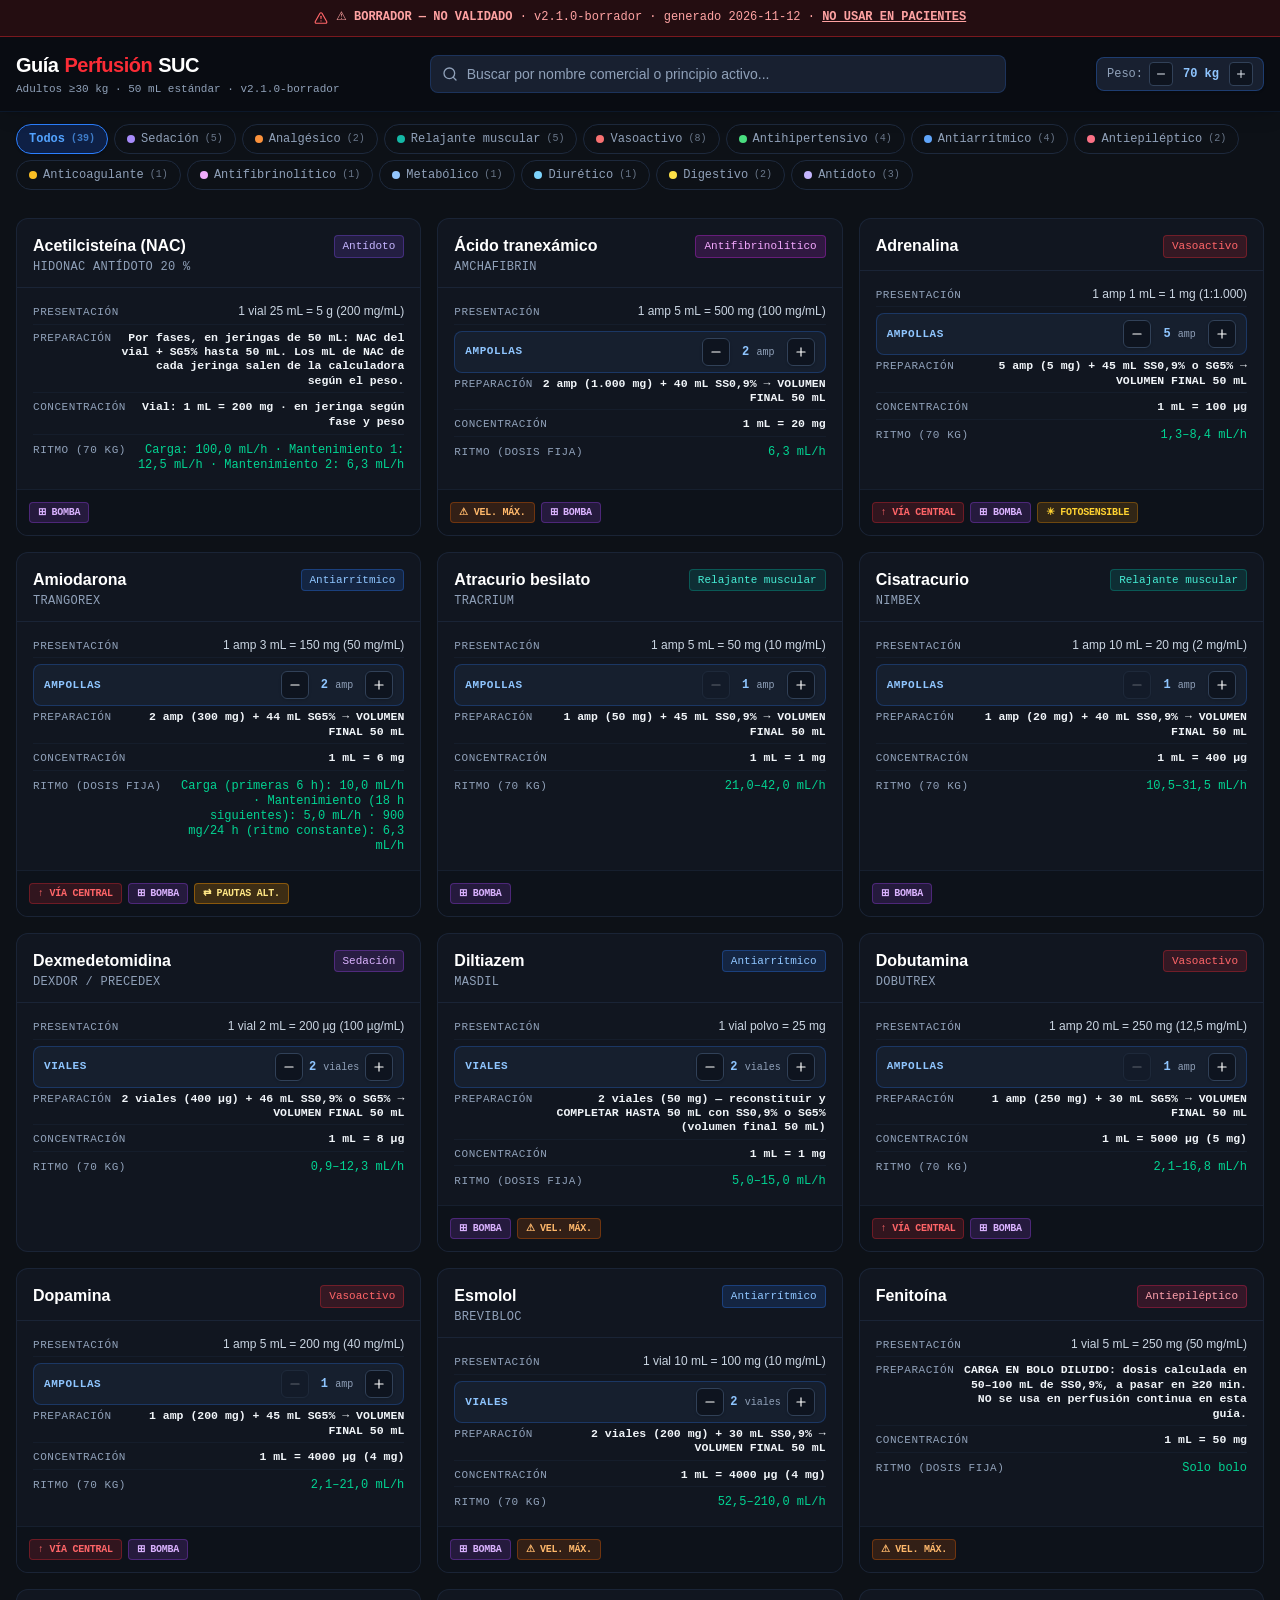
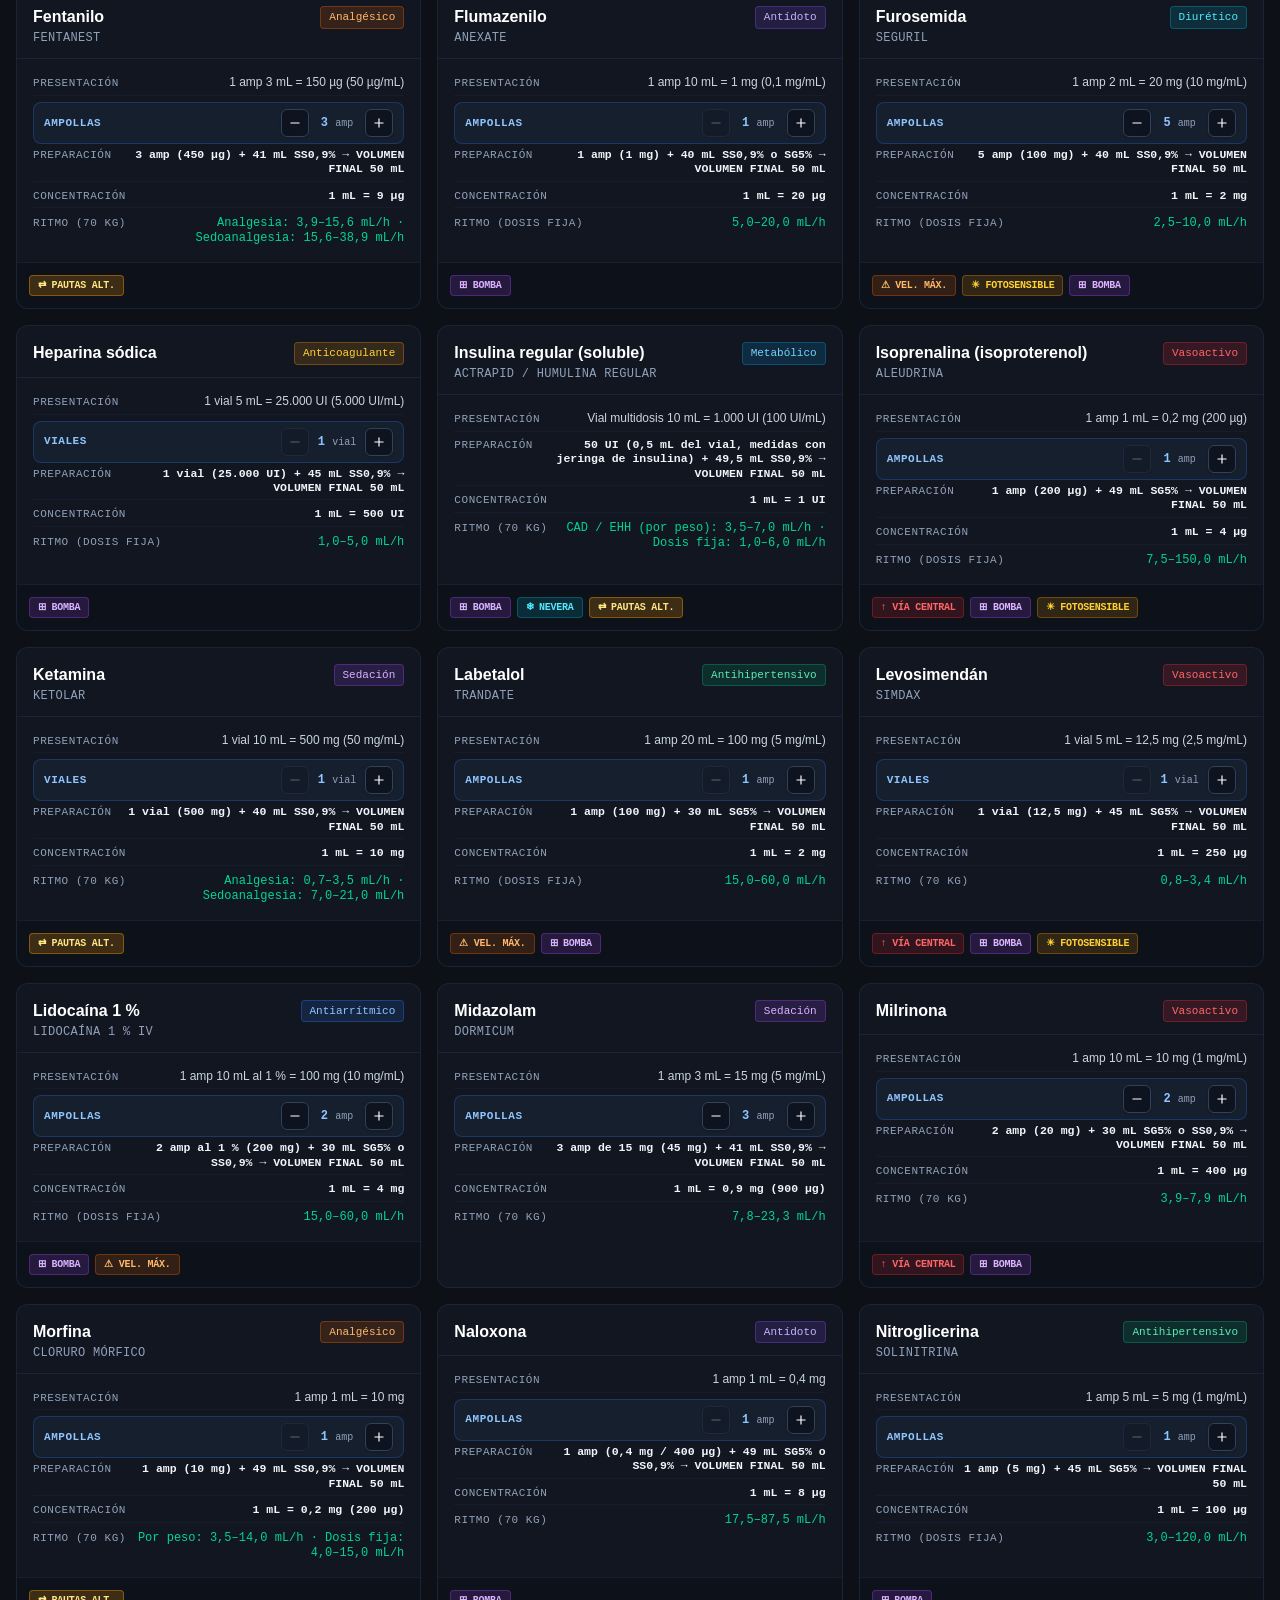
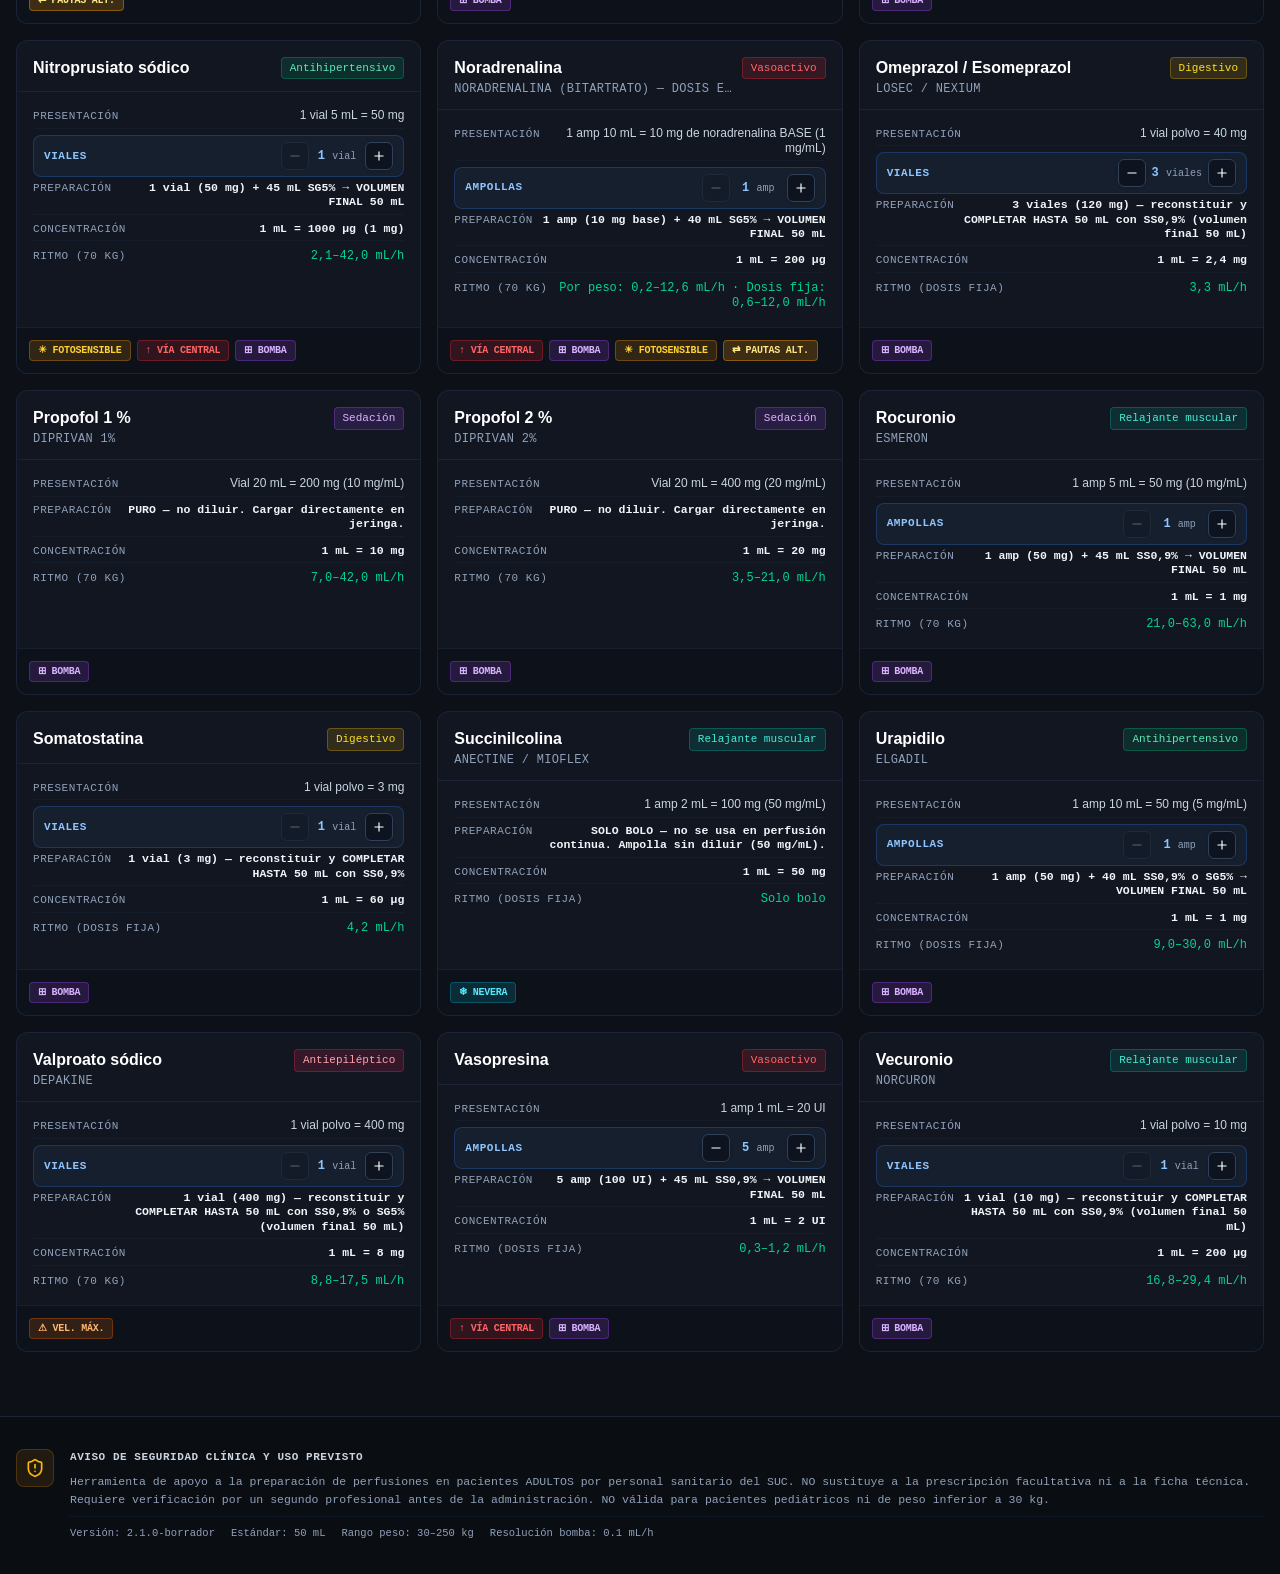
<file: perfusion/index.html>
<!doctype html>
<html lang="es">
  <head>
    <meta charset="UTF-8" />
    <meta name="viewport" content="width=device-width, initial-scale=1.0" />
    <title>Guía Rápida de Perfusión SUC</title>
    <meta name="description" content="Guía de consulta de diluciones y ritmos de perfusión para emergencias en pacientes adultos del SUC." />
    <meta property="og:title" content="Guía Rápida de Perfusión SUC" />
    <meta property="og:description" content="Guía de consulta de diluciones y ritmos de perfusión para emergencias en pacientes adultos del SUC." />
    <meta property="og:type" content="website" />
    <meta name="twitter:card" content="summary_large_image" />
    <link rel="manifest" href="./manifest.json" />
    <meta name="mobile-web-app-capable" content="yes" />
    <meta name="apple-mobile-web-app-capable" content="yes" />
    <meta name="apple-mobile-web-app-status-bar-style" content="black-translucent" />
    <meta name="apple-mobile-web-app-title" content="Perfusión SUC" />
    <meta name="theme-color" content="#0a0d12" />
    <link rel="apple-touch-icon" href="./icons/maskable_icon_x192.png" />
    <link rel="icon" type="image/png" sizes="192x192" href="./icons/maskable_icon_x192.png" />
    <link rel="icon" type="image/png" sizes="512x512" href="./icons/maskable_icon_x512.png" />
    <script type="module" crossorigin src="./assets/index-T_f9kzBj.js"></script>
    <link rel="stylesheet" crossorigin href="./assets/index-CP9QWhfO.css">
  </head>
  <body class="bg-[#0a0d12] text-[#e8edf5] min-h-screen antialiased">
    <div id="root"></div>
  </body>
</html>
</file>
<file: perfusion/assets/index-CP9QWhfO.css>
/*! tailwindcss v4.3.5 | MIT License | https://tailwindcss.com */
@layer properties{@supports (((-webkit-hyphens:none)) and (not (margin-trim:block))) or ((-moz-orient:inline) and (not (color:rgb(from red r g b)))){*,:before,:after,::backdrop{--tw-translate-x:0;--tw-translate-y:0;--tw-translate-z:0;--tw-space-y-reverse:0;--tw-border-style:solid;--tw-leading:initial;--tw-font-weight:initial;--tw-tracking:initial;--tw-shadow:0 0 #0000;--tw-shadow-color:initial;--tw-shadow-alpha:100%;--tw-inset-shadow:0 0 #0000;--tw-inset-shadow-color:initial;--tw-inset-shadow-alpha:100%;--tw-ring-color:initial;--tw-ring-shadow:0 0 #0000;--tw-inset-ring-color:initial;--tw-inset-ring-shadow:0 0 #0000;--tw-ring-inset:initial;--tw-ring-offset-width:0px;--tw-ring-offset-color:#fff;--tw-ring-offset-shadow:0 0 #0000;--tw-blur:initial;--tw-brightness:initial;--tw-contrast:initial;--tw-grayscale:initial;--tw-hue-rotate:initial;--tw-invert:initial;--tw-opacity:initial;--tw-saturate:initial;--tw-sepia:initial;--tw-drop-shadow:initial;--tw-drop-shadow-color:initial;--tw-drop-shadow-alpha:100%;--tw-drop-shadow-size:initial;--tw-backdrop-blur:initial;--tw-backdrop-brightness:initial;--tw-backdrop-contrast:initial;--tw-backdrop-grayscale:initial;--tw-backdrop-hue-rotate:initial;--tw-backdrop-invert:initial;--tw-backdrop-opacity:initial;--tw-backdrop-saturate:initial;--tw-backdrop-sepia:initial;--tw-duration:initial}}}@layer theme{:root,:host{--font-sans:-apple-system, BlinkMacSystemFont, "Segoe UI", Roboto, "Helvetica Neue", "Noto Sans", Arial, sans-serif, "Apple Color Emoji", "Segoe UI Emoji", "Segoe UI Symbol", "Noto Color Emoji";--font-mono:ui-monospace, SFMono-Regular, Menlo, Monaco, Consolas, "Liberation Mono", "Courier New", monospace;--color-red-300:oklch(80.8% .114 19.571);--color-red-400:oklch(70.4% .191 22.216);--color-red-500:oklch(63.7% .237 25.331);--color-red-950:oklch(25.8% .092 26.042);--color-orange-300:oklch(83.7% .128 66.29);--color-orange-400:oklch(75% .183 55.934);--color-orange-500:oklch(70.5% .213 47.604);--color-amber-100:oklch(96.2% .059 95.617);--color-amber-200:oklch(92.4% .12 95.746);--color-amber-300:oklch(87.9% .169 91.605);--color-amber-400:oklch(82.8% .189 84.429);--color-amber-500:oklch(76.9% .188 70.08);--color-amber-600:oklch(66.6% .179 58.318);--color-yellow-300:oklch(90.5% .182 98.111);--color-yellow-500:oklch(79.5% .184 86.047);--color-emerald-300:oklch(84.5% .143 164.978);--color-emerald-400:oklch(76.5% .177 163.223);--color-emerald-500:oklch(69.6% .17 162.48);--color-emerald-950:oklch(26.2% .051 172.552);--color-teal-300:oklch(85.5% .138 181.071);--color-teal-500:oklch(70.4% .14 182.503);--color-cyan-300:oklch(86.5% .127 207.078);--color-cyan-400:oklch(78.9% .154 211.53);--color-cyan-500:oklch(71.5% .143 215.221);--color-cyan-700:oklch(52% .105 223.128);--color-cyan-900:oklch(39.8% .07 227.392);--color-cyan-950:oklch(30.2% .056 229.695);--color-sky-300:oklch(82.8% .111 230.318);--color-sky-500:oklch(68.5% .169 237.323);--color-blue-300:oklch(80.9% .105 251.813);--color-blue-400:oklch(70.7% .165 254.624);--color-blue-500:oklch(62.3% .214 259.815);--color-blue-600:oklch(54.6% .245 262.881);--color-violet-300:oklch(81.1% .111 293.571);--color-violet-500:oklch(60.6% .25 292.717);--color-purple-300:oklch(82.7% .119 306.383);--color-purple-500:oklch(62.7% .265 303.9);--color-fuchsia-300:oklch(83.3% .145 321.434);--color-fuchsia-500:oklch(66.7% .295 322.15);--color-rose-300:oklch(81% .117 11.638);--color-rose-500:oklch(64.5% .246 16.439);--color-slate-100:oklch(96.8% .007 247.896);--color-slate-200:oklch(92.9% .013 255.508);--color-slate-300:oklch(86.9% .022 252.894);--color-slate-400:oklch(70.4% .04 256.788);--color-slate-500:oklch(55.4% .046 257.417);--color-slate-600:oklch(44.6% .043 257.281);--color-slate-700:oklch(37.2% .044 257.287);--color-slate-800:oklch(27.9% .041 260.031);--color-slate-900:oklch(20.8% .042 265.755);--color-black:#000;--color-white:#fff;--spacing:.25rem;--container-sm:24rem;--container-md:28rem;--container-xl:36rem;--container-2xl:42rem;--container-7xl:80rem;--text-xs:.75rem;--text-xs--line-height:calc(1 / .75);--text-sm:.875rem;--text-sm--line-height:calc(1.25 / .875);--text-base:1rem;--text-base--line-height:calc(1.5 / 1);--text-lg:1.125rem;--text-lg--line-height:calc(1.75 / 1.125);--text-xl:1.25rem;--text-xl--line-height:calc(1.75 / 1.25);--text-2xl:1.5rem;--text-2xl--line-height:calc(2 / 1.5);--font-weight-normal:400;--font-weight-medium:500;--font-weight-semibold:600;--font-weight-bold:700;--font-weight-extrabold:800;--tracking-tight:-.025em;--tracking-wide:.025em;--tracking-wider:.05em;--leading-tight:1.25;--leading-snug:1.375;--leading-normal:1.5;--leading-relaxed:1.625;--radius-md:.375rem;--radius-lg:.5rem;--radius-xl:.75rem;--radius-2xl:1rem;--animate-pulse:pulse 2s cubic-bezier(.4, 0, .6, 1) infinite;--blur-sm:8px;--blur-md:12px;--default-transition-duration:.15s;--default-transition-timing-function:cubic-bezier(.4, 0, .2, 1);--default-font-family:var(--font-sans);--default-mono-font-family:var(--font-mono)}}@layer base{*,:after,:before,::backdrop{box-sizing:border-box;border:0 solid;margin:0;padding:0}::file-selector-button{box-sizing:border-box;border:0 solid;margin:0;padding:0}html,:host{-webkit-text-size-adjust:100%;tab-size:4;line-height:1.5;font-family:var(--default-font-family,-apple-system, BlinkMacSystemFont, "Segoe UI", Roboto, "Helvetica Neue", "Noto Sans", Arial, sans-serif, "Apple Color Emoji", "Segoe UI Emoji", "Segoe UI Symbol", "Noto Color Emoji");font-feature-settings:var(--default-font-feature-settings,normal);font-variation-settings:var(--default-font-variation-settings,normal);-webkit-tap-highlight-color:transparent}hr{height:0;color:inherit;border-top-width:1px}abbr:where([title]){-webkit-text-decoration:underline dotted;text-decoration:underline dotted}h1,h2,h3,h4,h5,h6{font-size:inherit;font-weight:inherit}a{color:inherit;-webkit-text-decoration:inherit;-webkit-text-decoration:inherit;-webkit-text-decoration:inherit;-webkit-text-decoration:inherit;text-decoration:inherit}b,strong{font-weight:bolder}code,kbd,samp,pre{font-family:var(--default-mono-font-family,ui-monospace, SFMono-Regular, Menlo, Monaco, Consolas, "Liberation Mono", "Courier New", monospace);font-feature-settings:var(--default-mono-font-feature-settings,normal);font-variation-settings:var(--default-mono-font-variation-settings,normal);font-size:1em}small{font-size:80%}sub,sup{vertical-align:baseline;font-size:75%;line-height:0;position:relative}sub{bottom:-.25em}sup{top:-.5em}table{text-indent:0;border-color:inherit;border-collapse:collapse}:-moz-focusring:where(:not(iframe)){outline:auto}progress{vertical-align:baseline}summary{display:list-item}ol,ul,menu{list-style:none}img,svg,video,canvas,audio,iframe,embed,object{vertical-align:middle;display:block}img,video{max-width:100%;height:auto}button,input,select,optgroup,textarea{font:inherit;font-feature-settings:inherit;font-variation-settings:inherit;letter-spacing:inherit;color:inherit;opacity:1;background-color:#0000;border-radius:0}::file-selector-button{font:inherit;font-feature-settings:inherit;font-variation-settings:inherit;letter-spacing:inherit;color:inherit;opacity:1;background-color:#0000;border-radius:0}:where(select:is([multiple],[size])) optgroup{font-weight:bolder}:where(select:is([multiple],[size])) optgroup option{padding-inline-start:20px}::file-selector-button{margin-inline-end:4px}::placeholder{opacity:1}@supports (not ((-webkit-appearance:-apple-pay-button))) or (contain-intrinsic-size:1px){::placeholder{color:currentColor}@supports (color:color-mix(in lab, red, red)){::placeholder{color:color-mix(in oklab, currentcolor 50%, transparent)}}}textarea{resize:vertical}::-webkit-search-decoration{-webkit-appearance:none}::-webkit-date-and-time-value{min-height:1lh;text-align:inherit}::-webkit-datetime-edit{display:inline-flex}::-webkit-datetime-edit-fields-wrapper{padding:0}::-webkit-datetime-edit{padding-block:0}::-webkit-datetime-edit-year-field{padding-block:0}::-webkit-datetime-edit-month-field{padding-block:0}::-webkit-datetime-edit-day-field{padding-block:0}::-webkit-datetime-edit-hour-field{padding-block:0}::-webkit-datetime-edit-minute-field{padding-block:0}::-webkit-datetime-edit-second-field{padding-block:0}::-webkit-datetime-edit-millisecond-field{padding-block:0}::-webkit-datetime-edit-meridiem-field{padding-block:0}::-webkit-calendar-picker-indicator{line-height:1}:-moz-ui-invalid{box-shadow:none}button,input:where([type=button],[type=reset],[type=submit]){appearance:button}::file-selector-button{appearance:button}::-webkit-inner-spin-button{height:auto}::-webkit-outer-spin-button{height:auto}[hidden]:where(:not([hidden=until-found])){display:none!important}}@layer components;@layer utilities{.pointer-events-none{pointer-events:none}.absolute{position:absolute}.fixed{position:fixed}.relative{position:relative}.sticky{position:sticky}.inset-0{inset:0}.top-0{top:0}.top-1\/2{top:50%}.top-3{top:calc(var(--spacing) * 3)}.top-4{top:calc(var(--spacing) * 4)}.right-2\.5{right:calc(var(--spacing) * 2.5)}.right-3{right:calc(var(--spacing) * 3)}.right-4{right:calc(var(--spacing) * 4)}.bottom-4{bottom:calc(var(--spacing) * 4)}.left-3{left:calc(var(--spacing) * 3)}.left-4{left:calc(var(--spacing) * 4)}.z-30{z-index:30}.z-40{z-index:40}.z-50{z-index:50}.mx-auto{margin-inline:auto}.my-1{margin-block:var(--spacing)}.my-2{margin-block:calc(var(--spacing) * 2)}.mt-0\.5{margin-top:calc(var(--spacing) * .5)}.mt-1{margin-top:var(--spacing)}.mt-2{margin-top:calc(var(--spacing) * 2)}.mt-2\.5{margin-top:calc(var(--spacing) * 2.5)}.mt-3{margin-top:calc(var(--spacing) * 3)}.mt-4{margin-top:calc(var(--spacing) * 4)}.mt-5{margin-top:calc(var(--spacing) * 5)}.mt-12{margin-top:calc(var(--spacing) * 12)}.mb-1{margin-bottom:var(--spacing)}.mb-2{margin-bottom:calc(var(--spacing) * 2)}.mb-3{margin-bottom:calc(var(--spacing) * 3)}.mb-3\.5{margin-bottom:calc(var(--spacing) * 3.5)}.mb-4{margin-bottom:calc(var(--spacing) * 4)}.ml-1{margin-left:var(--spacing)}.flex{display:flex}.grid{display:grid}.hidden{display:none}.inline{display:inline}.h-2{height:calc(var(--spacing) * 2)}.h-3{height:calc(var(--spacing) * 3)}.h-3\.5{height:calc(var(--spacing) * 3.5)}.h-4{height:calc(var(--spacing) * 4)}.h-5{height:calc(var(--spacing) * 5)}.h-6{height:calc(var(--spacing) * 6)}.h-7{height:calc(var(--spacing) * 7)}.h-8{height:calc(var(--spacing) * 8)}.h-12{height:calc(var(--spacing) * 12)}.max-h-\[92vh\]{max-height:92vh}.min-h-screen{min-height:100vh}.w-2{width:calc(var(--spacing) * 2)}.w-3{width:calc(var(--spacing) * 3)}.w-3\.5{width:calc(var(--spacing) * 3.5)}.w-4{width:calc(var(--spacing) * 4)}.w-5{width:calc(var(--spacing) * 5)}.w-6{width:calc(var(--spacing) * 6)}.w-7{width:calc(var(--spacing) * 7)}.w-8{width:calc(var(--spacing) * 8)}.w-12{width:calc(var(--spacing) * 12)}.w-20{width:calc(var(--spacing) * 20)}.w-full{width:100%}.max-w-2xl{max-width:var(--container-2xl)}.max-w-7xl{max-width:var(--container-7xl)}.max-w-md{max-width:var(--container-md)}.max-w-sm{max-width:var(--container-sm)}.max-w-xl{max-width:var(--container-xl)}.min-w-0{min-width:0}.min-w-\[2\.8rem\]{min-width:2.8rem}.min-w-\[2\.75rem\]{min-width:2.75rem}.min-w-\[3\.2rem\]{min-width:3.2rem}.min-w-\[120px\]{min-width:120px}.min-w-\[240px\]{min-width:240px}.flex-1{flex:1}.shrink-0{flex-shrink:0}.-translate-y-1\/2{--tw-translate-y:calc(calc(1 / 2 * 100%) * -1);translate:var(--tw-translate-x) var(--tw-translate-y)}.animate-pulse{animation:var(--animate-pulse)}.cursor-pointer{cursor:pointer}.list-inside{list-style-position:inside}.list-decimal{list-style-type:decimal}.grid-cols-1{grid-template-columns:repeat(1,minmax(0,1fr))}.flex-col{flex-direction:column}.flex-wrap{flex-wrap:wrap}.items-baseline{align-items:baseline}.items-center{align-items:center}.items-end{align-items:flex-end}.items-start{align-items:flex-start}.justify-between{justify-content:space-between}.justify-center{justify-content:center}.gap-1{gap:var(--spacing)}.gap-1\.5{gap:calc(var(--spacing) * 1.5)}.gap-2{gap:calc(var(--spacing) * 2)}.gap-2\.5{gap:calc(var(--spacing) * 2.5)}.gap-3{gap:calc(var(--spacing) * 3)}.gap-4{gap:calc(var(--spacing) * 4)}:where(.space-y-1>:not(:last-child)){--tw-space-y-reverse:0;margin-block-start:calc(var(--spacing) * var(--tw-space-y-reverse));margin-block-end:calc(var(--spacing) * calc(1 - var(--tw-space-y-reverse)))}:where(.space-y-1\.5>:not(:last-child)){--tw-space-y-reverse:0;margin-block-start:calc(calc(var(--spacing) * 1.5) * var(--tw-space-y-reverse));margin-block-end:calc(calc(var(--spacing) * 1.5) * calc(1 - var(--tw-space-y-reverse)))}:where(.space-y-2>:not(:last-child)){--tw-space-y-reverse:0;margin-block-start:calc(calc(var(--spacing) * 2) * var(--tw-space-y-reverse));margin-block-end:calc(calc(var(--spacing) * 2) * calc(1 - var(--tw-space-y-reverse)))}:where(.space-y-2\.5>:not(:last-child)){--tw-space-y-reverse:0;margin-block-start:calc(calc(var(--spacing) * 2.5) * var(--tw-space-y-reverse));margin-block-end:calc(calc(var(--spacing) * 2.5) * calc(1 - var(--tw-space-y-reverse)))}.gap-x-4{column-gap:calc(var(--spacing) * 4)}.gap-y-1{row-gap:var(--spacing)}.truncate{text-overflow:ellipsis;white-space:nowrap;overflow:hidden}.overflow-hidden{overflow:hidden}.overflow-y-auto{overflow-y:auto}.rounded{border-radius:.25rem}.rounded-full{border-radius:2147483647px}.rounded-lg{border-radius:var(--radius-lg)}.rounded-md{border-radius:var(--radius-md)}.rounded-xl{border-radius:var(--radius-xl)}.rounded-t-2xl{border-top-left-radius:var(--radius-2xl);border-top-right-radius:var(--radius-2xl)}.border{border-style:var(--tw-border-style);border-width:1px}.border-t{border-top-style:var(--tw-border-style);border-top-width:1px}.border-b{border-bottom-style:var(--tw-border-style);border-bottom-width:1px}.border-amber-400\/40{border-color:#fcbb0066}@supports (color:color-mix(in lab, red, red)){.border-amber-400\/40{border-color:color-mix(in oklab, var(--color-amber-400) 40%, transparent)}}.border-amber-500\/20{border-color:#f99c0033}@supports (color:color-mix(in lab, red, red)){.border-amber-500\/20{border-color:color-mix(in oklab, var(--color-amber-500) 20%, transparent)}}.border-amber-500\/30{border-color:#f99c004d}@supports (color:color-mix(in lab, red, red)){.border-amber-500\/30{border-color:color-mix(in oklab, var(--color-amber-500) 30%, transparent)}}.border-amber-500\/40{border-color:#f99c0066}@supports (color:color-mix(in lab, red, red)){.border-amber-500\/40{border-color:color-mix(in oklab, var(--color-amber-500) 40%, transparent)}}.border-amber-500\/60{border-color:#f99c0099}@supports (color:color-mix(in lab, red, red)){.border-amber-500\/60{border-color:color-mix(in oklab, var(--color-amber-500) 60%, transparent)}}.border-blue-500{border-color:var(--color-blue-500)}.border-blue-500\/10{border-color:#3080ff1a}@supports (color:color-mix(in lab, red, red)){.border-blue-500\/10{border-color:color-mix(in oklab, var(--color-blue-500) 10%, transparent)}}.border-blue-500\/20{border-color:#3080ff33}@supports (color:color-mix(in lab, red, red)){.border-blue-500\/20{border-color:color-mix(in oklab, var(--color-blue-500) 20%, transparent)}}.border-blue-500\/25{border-color:#3080ff40}@supports (color:color-mix(in lab, red, red)){.border-blue-500\/25{border-color:color-mix(in oklab, var(--color-blue-500) 25%, transparent)}}.border-blue-500\/30{border-color:#3080ff4d}@supports (color:color-mix(in lab, red, red)){.border-blue-500\/30{border-color:color-mix(in oklab, var(--color-blue-500) 30%, transparent)}}.border-cyan-500\/30{border-color:#00b7d74d}@supports (color:color-mix(in lab, red, red)){.border-cyan-500\/30{border-color:color-mix(in oklab, var(--color-cyan-500) 30%, transparent)}}.border-cyan-700\/50{border-color:#00749280}@supports (color:color-mix(in lab, red, red)){.border-cyan-700\/50{border-color:color-mix(in oklab, var(--color-cyan-700) 50%, transparent)}}.border-emerald-500\/30{border-color:#00bb7f4d}@supports (color:color-mix(in lab, red, red)){.border-emerald-500\/30{border-color:color-mix(in oklab, var(--color-emerald-500) 30%, transparent)}}.border-fuchsia-500\/30{border-color:#e12afb4d}@supports (color:color-mix(in lab, red, red)){.border-fuchsia-500\/30{border-color:color-mix(in oklab, var(--color-fuchsia-500) 30%, transparent)}}.border-orange-500\/20{border-color:#fe6e0033}@supports (color:color-mix(in lab, red, red)){.border-orange-500\/20{border-color:color-mix(in oklab, var(--color-orange-500) 20%, transparent)}}.border-orange-500\/30{border-color:#fe6e004d}@supports (color:color-mix(in lab, red, red)){.border-orange-500\/30{border-color:color-mix(in oklab, var(--color-orange-500) 30%, transparent)}}.border-purple-500\/30{border-color:#ac4bff4d}@supports (color:color-mix(in lab, red, red)){.border-purple-500\/30{border-color:color-mix(in oklab, var(--color-purple-500) 30%, transparent)}}.border-red-500{border-color:var(--color-red-500)}.border-red-500\/30{border-color:#fb2c364d}@supports (color:color-mix(in lab, red, red)){.border-red-500\/30{border-color:color-mix(in oklab, var(--color-red-500) 30%, transparent)}}.border-red-500\/40{border-color:#fb2c3666}@supports (color:color-mix(in lab, red, red)){.border-red-500\/40{border-color:color-mix(in oklab, var(--color-red-500) 40%, transparent)}}.border-rose-500\/30{border-color:#ff23574d}@supports (color:color-mix(in lab, red, red)){.border-rose-500\/30{border-color:color-mix(in oklab, var(--color-rose-500) 30%, transparent)}}.border-rose-500\/40{border-color:#ff235766}@supports (color:color-mix(in lab, red, red)){.border-rose-500\/40{border-color:color-mix(in oklab, var(--color-rose-500) 40%, transparent)}}.border-sky-500\/30{border-color:#00a5ef4d}@supports (color:color-mix(in lab, red, red)){.border-sky-500\/30{border-color:color-mix(in oklab, var(--color-sky-500) 30%, transparent)}}.border-slate-500\/30{border-color:#62748e4d}@supports (color:color-mix(in lab, red, red)){.border-slate-500\/30{border-color:color-mix(in oklab, var(--color-slate-500) 30%, transparent)}}.border-slate-700{border-color:var(--color-slate-700)}.border-slate-700\/80{border-color:#314158cc}@supports (color:color-mix(in lab, red, red)){.border-slate-700\/80{border-color:color-mix(in oklab, var(--color-slate-700) 80%, transparent)}}.border-slate-800{border-color:var(--color-slate-800)}.border-slate-800\/40{border-color:#1d293d66}@supports (color:color-mix(in lab, red, red)){.border-slate-800\/40{border-color:color-mix(in oklab, var(--color-slate-800) 40%, transparent)}}.border-slate-800\/60{border-color:#1d293d99}@supports (color:color-mix(in lab, red, red)){.border-slate-800\/60{border-color:color-mix(in oklab, var(--color-slate-800) 60%, transparent)}}.border-slate-800\/80{border-color:#1d293dcc}@supports (color:color-mix(in lab, red, red)){.border-slate-800\/80{border-color:color-mix(in oklab, var(--color-slate-800) 80%, transparent)}}.border-slate-900{border-color:var(--color-slate-900)}.border-teal-500\/30{border-color:#00baa74d}@supports (color:color-mix(in lab, red, red)){.border-teal-500\/30{border-color:color-mix(in oklab, var(--color-teal-500) 30%, transparent)}}.border-violet-500\/30{border-color:#8d54ff4d}@supports (color:color-mix(in lab, red, red)){.border-violet-500\/30{border-color:color-mix(in oklab, var(--color-violet-500) 30%, transparent)}}.border-yellow-500\/30{border-color:#edb2004d}@supports (color:color-mix(in lab, red, red)){.border-yellow-500\/30{border-color:color-mix(in oklab, var(--color-yellow-500) 30%, transparent)}}.bg-\[\#0a0d12\]{background-color:#0a0d12}.bg-\[\#0a0d12\]\/95{background-color:oklab(15.8224% -.00191705 -.0116072/.95)}.bg-\[\#0d121a\]{background-color:#0d121a}.bg-\[\#0d1117\]{background-color:#0d1117}.bg-\[\#0e141f\]{background-color:#0e141f}.bg-\[\#1e2a3d\]{background-color:#1e2a3d}.bg-\[\#1e2a3d\]\/80{background-color:oklab(28.3324% -.00718671 -.0382947/.8)}.bg-\[\#161f2e\]{background-color:#161f2e}.bg-\[\#111620\]{background-color:#111620}.bg-\[\#182030\]{background-color:#182030}.bg-\[\#182030\]\/60{background-color:oklab(24.3829% -.00362778 -.0327235/.6)}.bg-amber-400\/30{background-color:#fcbb004d}@supports (color:color-mix(in lab, red, red)){.bg-amber-400\/30{background-color:color-mix(in oklab, var(--color-amber-400) 30%, transparent)}}.bg-amber-500\/10{background-color:#f99c001a}@supports (color:color-mix(in lab, red, red)){.bg-amber-500\/10{background-color:color-mix(in oklab, var(--color-amber-500) 10%, transparent)}}.bg-amber-500\/15{background-color:#f99c0026}@supports (color:color-mix(in lab, red, red)){.bg-amber-500\/15{background-color:color-mix(in oklab, var(--color-amber-500) 15%, transparent)}}.bg-amber-500\/20{background-color:#f99c0033}@supports (color:color-mix(in lab, red, red)){.bg-amber-500\/20{background-color:color-mix(in oklab, var(--color-amber-500) 20%, transparent)}}.bg-amber-600\/95{background-color:#dd7400f2}@supports (color:color-mix(in lab, red, red)){.bg-amber-600\/95{background-color:color-mix(in oklab, var(--color-amber-600) 95%, transparent)}}.bg-black\/75{background-color:#000000bf}@supports (color:color-mix(in lab, red, red)){.bg-black\/75{background-color:color-mix(in oklab, var(--color-black) 75%, transparent)}}.bg-black\/80{background-color:#000c}@supports (color:color-mix(in lab, red, red)){.bg-black\/80{background-color:color-mix(in oklab, var(--color-black) 80%, transparent)}}.bg-blue-500\/15{background-color:#3080ff26}@supports (color:color-mix(in lab, red, red)){.bg-blue-500\/15{background-color:color-mix(in oklab, var(--color-blue-500) 15%, transparent)}}.bg-blue-600{background-color:var(--color-blue-600)}.bg-blue-600\/20{background-color:#155dfc33}@supports (color:color-mix(in lab, red, red)){.bg-blue-600\/20{background-color:color-mix(in oklab, var(--color-blue-600) 20%, transparent)}}.bg-blue-600\/80{background-color:#155dfccc}@supports (color:color-mix(in lab, red, red)){.bg-blue-600\/80{background-color:color-mix(in oklab, var(--color-blue-600) 80%, transparent)}}.bg-blue-600\/90{background-color:#155dfce6}@supports (color:color-mix(in lab, red, red)){.bg-blue-600\/90{background-color:color-mix(in oklab, var(--color-blue-600) 90%, transparent)}}.bg-cyan-500\/15{background-color:#00b7d726}@supports (color:color-mix(in lab, red, red)){.bg-cyan-500\/15{background-color:color-mix(in oklab, var(--color-cyan-500) 15%, transparent)}}.bg-cyan-950\/60{background-color:#05334599}@supports (color:color-mix(in lab, red, red)){.bg-cyan-950\/60{background-color:color-mix(in oklab, var(--color-cyan-950) 60%, transparent)}}.bg-emerald-500\/15{background-color:#00bb7f26}@supports (color:color-mix(in lab, red, red)){.bg-emerald-500\/15{background-color:color-mix(in oklab, var(--color-emerald-500) 15%, transparent)}}.bg-emerald-950\/40{background-color:#002c2266}@supports (color:color-mix(in lab, red, red)){.bg-emerald-950\/40{background-color:color-mix(in oklab, var(--color-emerald-950) 40%, transparent)}}.bg-fuchsia-500\/15{background-color:#e12afb26}@supports (color:color-mix(in lab, red, red)){.bg-fuchsia-500\/15{background-color:color-mix(in oklab, var(--color-fuchsia-500) 15%, transparent)}}.bg-orange-500\/15{background-color:#fe6e0026}@supports (color:color-mix(in lab, red, red)){.bg-orange-500\/15{background-color:color-mix(in oklab, var(--color-orange-500) 15%, transparent)}}.bg-purple-500\/15{background-color:#ac4bff26}@supports (color:color-mix(in lab, red, red)){.bg-purple-500\/15{background-color:color-mix(in oklab, var(--color-purple-500) 15%, transparent)}}.bg-red-500\/15{background-color:#fb2c3626}@supports (color:color-mix(in lab, red, red)){.bg-red-500\/15{background-color:color-mix(in oklab, var(--color-red-500) 15%, transparent)}}.bg-red-950\/30{background-color:#4608094d}@supports (color:color-mix(in lab, red, red)){.bg-red-950\/30{background-color:color-mix(in oklab, var(--color-red-950) 30%, transparent)}}.bg-red-950\/40{background-color:#46080966}@supports (color:color-mix(in lab, red, red)){.bg-red-950\/40{background-color:color-mix(in oklab, var(--color-red-950) 40%, transparent)}}.bg-red-950\/50{background-color:#46080980}@supports (color:color-mix(in lab, red, red)){.bg-red-950\/50{background-color:color-mix(in oklab, var(--color-red-950) 50%, transparent)}}.bg-rose-500\/15{background-color:#ff235726}@supports (color:color-mix(in lab, red, red)){.bg-rose-500\/15{background-color:color-mix(in oklab, var(--color-rose-500) 15%, transparent)}}.bg-sky-500\/15{background-color:#00a5ef26}@supports (color:color-mix(in lab, red, red)){.bg-sky-500\/15{background-color:color-mix(in oklab, var(--color-sky-500) 15%, transparent)}}.bg-slate-500\/15{background-color:#62748e26}@supports (color:color-mix(in lab, red, red)){.bg-slate-500\/15{background-color:color-mix(in oklab, var(--color-slate-500) 15%, transparent)}}.bg-slate-800\/80{background-color:#1d293dcc}@supports (color:color-mix(in lab, red, red)){.bg-slate-800\/80{background-color:color-mix(in oklab, var(--color-slate-800) 80%, transparent)}}.bg-slate-900{background-color:var(--color-slate-900)}.bg-slate-900\/60{background-color:#0f172b99}@supports (color:color-mix(in lab, red, red)){.bg-slate-900\/60{background-color:color-mix(in oklab, var(--color-slate-900) 60%, transparent)}}.bg-teal-500\/15{background-color:#00baa726}@supports (color:color-mix(in lab, red, red)){.bg-teal-500\/15{background-color:color-mix(in oklab, var(--color-teal-500) 15%, transparent)}}.bg-violet-500\/15{background-color:#8d54ff26}@supports (color:color-mix(in lab, red, red)){.bg-violet-500\/15{background-color:color-mix(in oklab, var(--color-violet-500) 15%, transparent)}}.bg-yellow-500\/15{background-color:#edb20026}@supports (color:color-mix(in lab, red, red)){.bg-yellow-500\/15{background-color:color-mix(in oklab, var(--color-yellow-500) 15%, transparent)}}.p-0{padding:0}.p-1{padding:var(--spacing)}.p-2{padding:calc(var(--spacing) * 2)}.p-2\.5{padding:calc(var(--spacing) * 2.5)}.p-3{padding:calc(var(--spacing) * 3)}.p-3\.5{padding:calc(var(--spacing) * 3.5)}.p-4{padding:calc(var(--spacing) * 4)}.p-5{padding:calc(var(--spacing) * 5)}.px-0\.5{padding-inline:calc(var(--spacing) * .5)}.px-1{padding-inline:var(--spacing)}.px-1\.5{padding-inline:calc(var(--spacing) * 1.5)}.px-2{padding-inline:calc(var(--spacing) * 2)}.px-2\.5{padding-inline:calc(var(--spacing) * 2.5)}.px-3{padding-inline:calc(var(--spacing) * 3)}.px-3\.5{padding-inline:calc(var(--spacing) * 3.5)}.px-4{padding-inline:calc(var(--spacing) * 4)}.py-0\.5{padding-block:calc(var(--spacing) * .5)}.py-1{padding-block:var(--spacing)}.py-1\.5{padding-block:calc(var(--spacing) * 1.5)}.py-2{padding-block:calc(var(--spacing) * 2)}.py-3{padding-block:calc(var(--spacing) * 3)}.py-3\.5{padding-block:calc(var(--spacing) * 3.5)}.py-4{padding-block:calc(var(--spacing) * 4)}.py-8{padding-block:calc(var(--spacing) * 8)}.py-16{padding-block:calc(var(--spacing) * 16)}.pt-0\.5{padding-top:calc(var(--spacing) * .5)}.pt-2{padding-top:calc(var(--spacing) * 2)}.pr-8{padding-right:calc(var(--spacing) * 8)}.pr-10{padding-right:calc(var(--spacing) * 10)}.pb-1{padding-bottom:var(--spacing)}.pb-3{padding-bottom:calc(var(--spacing) * 3)}.pl-9{padding-left:calc(var(--spacing) * 9)}.text-center{text-align:center}.text-left{text-align:left}.text-right{text-align:right}.font-mono{font-family:var(--font-mono)}.font-sans{font-family:var(--font-sans)}.text-2xl{font-size:var(--text-2xl);line-height:var(--tw-leading,var(--text-2xl--line-height))}.text-base{font-size:var(--text-base);line-height:var(--tw-leading,var(--text-base--line-height))}.text-lg{font-size:var(--text-lg);line-height:var(--tw-leading,var(--text-lg--line-height))}.text-sm{font-size:var(--text-sm);line-height:var(--tw-leading,var(--text-sm--line-height))}.text-xl{font-size:var(--text-xl);line-height:var(--tw-leading,var(--text-xl--line-height))}.text-xs{font-size:var(--text-xs);line-height:var(--tw-leading,var(--text-xs--line-height))}.text-\[10\.5px\]{font-size:10.5px}.text-\[10px\]{font-size:10px}.text-\[11\.5px\]{font-size:11.5px}.text-\[11px\]{font-size:11px}.leading-none{--tw-leading:1;line-height:1}.leading-normal{--tw-leading:var(--leading-normal);line-height:var(--leading-normal)}.leading-relaxed{--tw-leading:var(--leading-relaxed);line-height:var(--leading-relaxed)}.leading-snug{--tw-leading:var(--leading-snug);line-height:var(--leading-snug)}.leading-tight{--tw-leading:var(--leading-tight);line-height:var(--leading-tight)}.font-bold{--tw-font-weight:var(--font-weight-bold);font-weight:var(--font-weight-bold)}.font-extrabold{--tw-font-weight:var(--font-weight-extrabold);font-weight:var(--font-weight-extrabold)}.font-medium{--tw-font-weight:var(--font-weight-medium);font-weight:var(--font-weight-medium)}.font-normal{--tw-font-weight:var(--font-weight-normal);font-weight:var(--font-weight-normal)}.font-semibold{--tw-font-weight:var(--font-weight-semibold);font-weight:var(--font-weight-semibold)}.tracking-tight{--tw-tracking:var(--tracking-tight);letter-spacing:var(--tracking-tight)}.tracking-wide{--tw-tracking:var(--tracking-wide);letter-spacing:var(--tracking-wide)}.tracking-wider{--tw-tracking:var(--tracking-wider);letter-spacing:var(--tracking-wider)}.whitespace-nowrap{white-space:nowrap}.text-\[\#e8edf5\]{color:#e8edf5}.text-amber-100{color:var(--color-amber-100)}.text-amber-200{color:var(--color-amber-200)}.text-amber-300{color:var(--color-amber-300)}.text-amber-400{color:var(--color-amber-400)}.text-blue-300{color:var(--color-blue-300)}.text-blue-400{color:var(--color-blue-400)}.text-cyan-300{color:var(--color-cyan-300)}.text-cyan-400{color:var(--color-cyan-400)}.text-emerald-300{color:var(--color-emerald-300)}.text-emerald-400{color:var(--color-emerald-400)}.text-fuchsia-300{color:var(--color-fuchsia-300)}.text-orange-300{color:var(--color-orange-300)}.text-orange-400{color:var(--color-orange-400)}.text-purple-300{color:var(--color-purple-300)}.text-red-300{color:var(--color-red-300)}.text-red-400{color:var(--color-red-400)}.text-red-500{color:var(--color-red-500)}.text-rose-300{color:var(--color-rose-300)}.text-sky-300{color:var(--color-sky-300)}.text-slate-100{color:var(--color-slate-100)}.text-slate-200{color:var(--color-slate-200)}.text-slate-300{color:var(--color-slate-300)}.text-slate-400{color:var(--color-slate-400)}.text-teal-300{color:var(--color-teal-300)}.text-violet-300{color:var(--color-violet-300)}.text-white{color:var(--color-white)}.text-yellow-300{color:var(--color-yellow-300)}.uppercase{text-transform:uppercase}.underline{text-decoration-line:underline}.antialiased{-webkit-font-smoothing:antialiased;-moz-osx-font-smoothing:grayscale}.placeholder-slate-400::placeholder{color:var(--color-slate-400)}.opacity-70{opacity:.7}.shadow-2xl{--tw-shadow:0 25px 50px -12px var(--tw-shadow-color,#00000040);box-shadow:var(--tw-inset-shadow), var(--tw-inset-ring-shadow), var(--tw-ring-offset-shadow), var(--tw-ring-shadow), var(--tw-shadow)}.shadow-lg{--tw-shadow:0 10px 15px -3px var(--tw-shadow-color,#0000001a), 0 4px 6px -4px var(--tw-shadow-color,#0000001a);box-shadow:var(--tw-inset-shadow), var(--tw-inset-ring-shadow), var(--tw-ring-offset-shadow), var(--tw-ring-shadow), var(--tw-shadow)}.shadow-sm{--tw-shadow:0 1px 3px 0 var(--tw-shadow-color,#0000001a), 0 1px 2px -1px var(--tw-shadow-color,#0000001a);box-shadow:var(--tw-inset-shadow), var(--tw-inset-ring-shadow), var(--tw-ring-offset-shadow), var(--tw-ring-shadow), var(--tw-shadow)}.shadow-xl{--tw-shadow:0 20px 25px -5px var(--tw-shadow-color,#0000001a), 0 8px 10px -6px var(--tw-shadow-color,#0000001a);box-shadow:var(--tw-inset-shadow), var(--tw-inset-ring-shadow), var(--tw-ring-offset-shadow), var(--tw-ring-shadow), var(--tw-shadow)}.ring-2{--tw-ring-shadow:var(--tw-ring-inset, ) 0 0 0 calc(2px + var(--tw-ring-offset-width)) var(--tw-ring-color,currentcolor);box-shadow:var(--tw-inset-shadow), var(--tw-inset-ring-shadow), var(--tw-ring-offset-shadow), var(--tw-ring-shadow), var(--tw-shadow)}.ring-red-500\/20{--tw-ring-color:#fb2c3633}@supports (color:color-mix(in lab, red, red)){.ring-red-500\/20{--tw-ring-color:color-mix(in oklab, var(--color-red-500) 20%, transparent)}}.filter{filter:var(--tw-blur, ) var(--tw-brightness, ) var(--tw-contrast, ) var(--tw-grayscale, ) var(--tw-hue-rotate, ) var(--tw-invert, ) var(--tw-saturate, ) var(--tw-sepia, ) var(--tw-drop-shadow, )}.backdrop-blur-md{--tw-backdrop-blur:blur(var(--blur-md));-webkit-backdrop-filter:var(--tw-backdrop-blur, ) var(--tw-backdrop-brightness, ) var(--tw-backdrop-contrast, ) var(--tw-backdrop-grayscale, ) var(--tw-backdrop-hue-rotate, ) var(--tw-backdrop-invert, ) var(--tw-backdrop-opacity, ) var(--tw-backdrop-saturate, ) var(--tw-backdrop-sepia, );backdrop-filter:var(--tw-backdrop-blur, ) var(--tw-backdrop-brightness, ) var(--tw-backdrop-contrast, ) var(--tw-backdrop-grayscale, ) var(--tw-backdrop-hue-rotate, ) var(--tw-backdrop-invert, ) var(--tw-backdrop-opacity, ) var(--tw-backdrop-saturate, ) var(--tw-backdrop-sepia, )}.backdrop-blur-sm{--tw-backdrop-blur:blur(var(--blur-sm));-webkit-backdrop-filter:var(--tw-backdrop-blur, ) var(--tw-backdrop-brightness, ) var(--tw-backdrop-contrast, ) var(--tw-backdrop-grayscale, ) var(--tw-backdrop-hue-rotate, ) var(--tw-backdrop-invert, ) var(--tw-backdrop-opacity, ) var(--tw-backdrop-saturate, ) var(--tw-backdrop-sepia, );backdrop-filter:var(--tw-backdrop-blur, ) var(--tw-backdrop-brightness, ) var(--tw-backdrop-contrast, ) var(--tw-backdrop-grayscale, ) var(--tw-backdrop-hue-rotate, ) var(--tw-backdrop-invert, ) var(--tw-backdrop-opacity, ) var(--tw-backdrop-saturate, ) var(--tw-backdrop-sepia, )}.transition-all{transition-property:all;transition-timing-function:var(--tw-ease,var(--default-transition-timing-function));transition-duration:var(--tw-duration,var(--default-transition-duration))}.transition-colors{transition-property:color,background-color,border-color,outline-color,text-decoration-color,fill,stroke,--tw-gradient-from,--tw-gradient-via,--tw-gradient-to;transition-timing-function:var(--tw-ease,var(--default-transition-timing-function));transition-duration:var(--tw-duration,var(--default-transition-duration))}.duration-200{--tw-duration:.2s;transition-duration:.2s}.outline-none{--tw-outline-style:none;outline-style:none}@media (hover:hover){:is(:where(.group):hover .group-hover\:text-blue-400){color:var(--color-blue-400)}}.selection\:bg-blue-500 ::selection{background-color:var(--color-blue-500)}.selection\:bg-blue-500::selection{background-color:var(--color-blue-500)}.selection\:text-white ::selection{color:var(--color-white)}.selection\:text-white::selection{color:var(--color-white)}@media (hover:hover){.hover\:-translate-y-1:hover{--tw-translate-y:calc(var(--spacing) * -1);translate:var(--tw-translate-x) var(--tw-translate-y)}.hover\:border-blue-400:hover{border-color:var(--color-blue-400)}.hover\:border-blue-500\/40:hover{border-color:#3080ff66}@supports (color:color-mix(in lab, red, red)){.hover\:border-blue-500\/40:hover{border-color:color-mix(in oklab, var(--color-blue-500) 40%, transparent)}}.hover\:border-slate-600:hover{border-color:var(--color-slate-600)}.hover\:border-slate-700:hover{border-color:var(--color-slate-700)}.hover\:bg-\[\#182030\]\/60:hover{background-color:oklab(24.3829% -.00362778 -.0327235/.6)}.hover\:bg-blue-500:hover{background-color:var(--color-blue-500)}.hover\:bg-cyan-900\/60:hover{background-color:#104e6499}@supports (color:color-mix(in lab, red, red)){.hover\:bg-cyan-900\/60:hover{background-color:color-mix(in oklab, var(--color-cyan-900) 60%, transparent)}}.hover\:bg-slate-700:hover{background-color:var(--color-slate-700)}.hover\:bg-slate-800:hover{background-color:var(--color-slate-800)}.hover\:text-slate-200:hover{color:var(--color-slate-200)}.hover\:text-white:hover{color:var(--color-white)}.hover\:shadow-xl:hover{--tw-shadow:0 20px 25px -5px var(--tw-shadow-color,#0000001a), 0 8px 10px -6px var(--tw-shadow-color,#0000001a);box-shadow:var(--tw-inset-shadow), var(--tw-inset-ring-shadow), var(--tw-ring-offset-shadow), var(--tw-ring-shadow), var(--tw-shadow)}.hover\:shadow-black\/50:hover{--tw-shadow-color:#00000080}@supports (color:color-mix(in lab, red, red)){.hover\:shadow-black\/50:hover{--tw-shadow-color:color-mix(in oklab, color-mix(in oklab, var(--color-black) 50%, transparent) var(--tw-shadow-alpha), transparent)}}}.focus\:border-blue-500:focus{border-color:var(--color-blue-500)}.focus\:ring-2:focus{--tw-ring-shadow:var(--tw-ring-inset, ) 0 0 0 calc(2px + var(--tw-ring-offset-width)) var(--tw-ring-color,currentcolor);box-shadow:var(--tw-inset-shadow), var(--tw-inset-ring-shadow), var(--tw-ring-offset-shadow), var(--tw-ring-shadow), var(--tw-shadow)}.focus\:ring-blue-500\/20:focus{--tw-ring-color:#3080ff33}@supports (color:color-mix(in lab, red, red)){.focus\:ring-blue-500\/20:focus{--tw-ring-color:color-mix(in oklab, var(--color-blue-500) 20%, transparent)}}.focus\:ring-blue-500\/50:focus{--tw-ring-color:#3080ff80}@supports (color:color-mix(in lab, red, red)){.focus\:ring-blue-500\/50:focus{--tw-ring-color:color-mix(in oklab, var(--color-blue-500) 50%, transparent)}}.focus\:ring-red-500\/30:focus{--tw-ring-color:#fb2c364d}@supports (color:color-mix(in lab, red, red)){.focus\:ring-red-500\/30:focus{--tw-ring-color:color-mix(in oklab, var(--color-red-500) 30%, transparent)}}.focus\:outline-none:focus{--tw-outline-style:none;outline-style:none}.disabled\:cursor-not-allowed:disabled{cursor:not-allowed}.disabled\:opacity-30:disabled{opacity:.3}@media (width>=40rem){.sm\:col-span-2{grid-column:span 2/span 2}.sm\:max-h-\[88vh\]{max-height:88vh}.sm\:grid-cols-3{grid-template-columns:repeat(3,minmax(0,1fr))}.sm\:items-center{align-items:center}.sm\:rounded-2xl{border-radius:var(--radius-2xl)}.sm\:p-4{padding:calc(var(--spacing) * 4)}.sm\:p-6{padding:calc(var(--spacing) * 6)}.sm\:text-2xl{font-size:var(--text-2xl);line-height:var(--tw-leading,var(--text-2xl--line-height))}}@media (width>=48rem){.md\:grid-cols-2{grid-template-columns:repeat(2,minmax(0,1fr))}.md\:flex-row{flex-direction:row}.md\:text-xl{font-size:var(--text-xl);line-height:var(--tw-leading,var(--text-xl--line-height))}}@media (width>=64rem){.lg\:grid-cols-3{grid-template-columns:repeat(3,minmax(0,1fr))}}}@property --tw-translate-x{syntax:"*";inherits:false;initial-value:0}@property --tw-translate-y{syntax:"*";inherits:false;initial-value:0}@property --tw-translate-z{syntax:"*";inherits:false;initial-value:0}@property --tw-space-y-reverse{syntax:"*";inherits:false;initial-value:0}@property --tw-border-style{syntax:"*";inherits:false;initial-value:solid}@property --tw-leading{syntax:"*";inherits:false}@property --tw-font-weight{syntax:"*";inherits:false}@property --tw-tracking{syntax:"*";inherits:false}@property --tw-shadow{syntax:"*";inherits:false;initial-value:0 0 #0000}@property --tw-shadow-color{syntax:"*";inherits:false}@property --tw-shadow-alpha{syntax:"<percentage>";inherits:false;initial-value:100%}@property --tw-inset-shadow{syntax:"*";inherits:false;initial-value:0 0 #0000}@property --tw-inset-shadow-color{syntax:"*";inherits:false}@property --tw-inset-shadow-alpha{syntax:"<percentage>";inherits:false;initial-value:100%}@property --tw-ring-color{syntax:"*";inherits:false}@property --tw-ring-shadow{syntax:"*";inherits:false;initial-value:0 0 #0000}@property --tw-inset-ring-color{syntax:"*";inherits:false}@property --tw-inset-ring-shadow{syntax:"*";inherits:false;initial-value:0 0 #0000}@property --tw-ring-inset{syntax:"*";inherits:false}@property --tw-ring-offset-width{syntax:"<length>";inherits:false;initial-value:0}@property --tw-ring-offset-color{syntax:"*";inherits:false;initial-value:#fff}@property --tw-ring-offset-shadow{syntax:"*";inherits:false;initial-value:0 0 #0000}@property --tw-blur{syntax:"*";inherits:false}@property --tw-brightness{syntax:"*";inherits:false}@property --tw-contrast{syntax:"*";inherits:false}@property --tw-grayscale{syntax:"*";inherits:false}@property --tw-hue-rotate{syntax:"*";inherits:false}@property --tw-invert{syntax:"*";inherits:false}@property --tw-opacity{syntax:"*";inherits:false}@property --tw-saturate{syntax:"*";inherits:false}@property --tw-sepia{syntax:"*";inherits:false}@property --tw-drop-shadow{syntax:"*";inherits:false}@property --tw-drop-shadow-color{syntax:"*";inherits:false}@property --tw-drop-shadow-alpha{syntax:"<percentage>";inherits:false;initial-value:100%}@property --tw-drop-shadow-size{syntax:"*";inherits:false}@property --tw-backdrop-blur{syntax:"*";inherits:false}@property --tw-backdrop-brightness{syntax:"*";inherits:false}@property --tw-backdrop-contrast{syntax:"*";inherits:false}@property --tw-backdrop-grayscale{syntax:"*";inherits:false}@property --tw-backdrop-hue-rotate{syntax:"*";inherits:false}@property --tw-backdrop-invert{syntax:"*";inherits:false}@property --tw-backdrop-opacity{syntax:"*";inherits:false}@property --tw-backdrop-saturate{syntax:"*";inherits:false}@property --tw-backdrop-sepia{syntax:"*";inherits:false}@property --tw-duration{syntax:"*";inherits:false}@keyframes pulse{50%{opacity:.5}}
</file>
